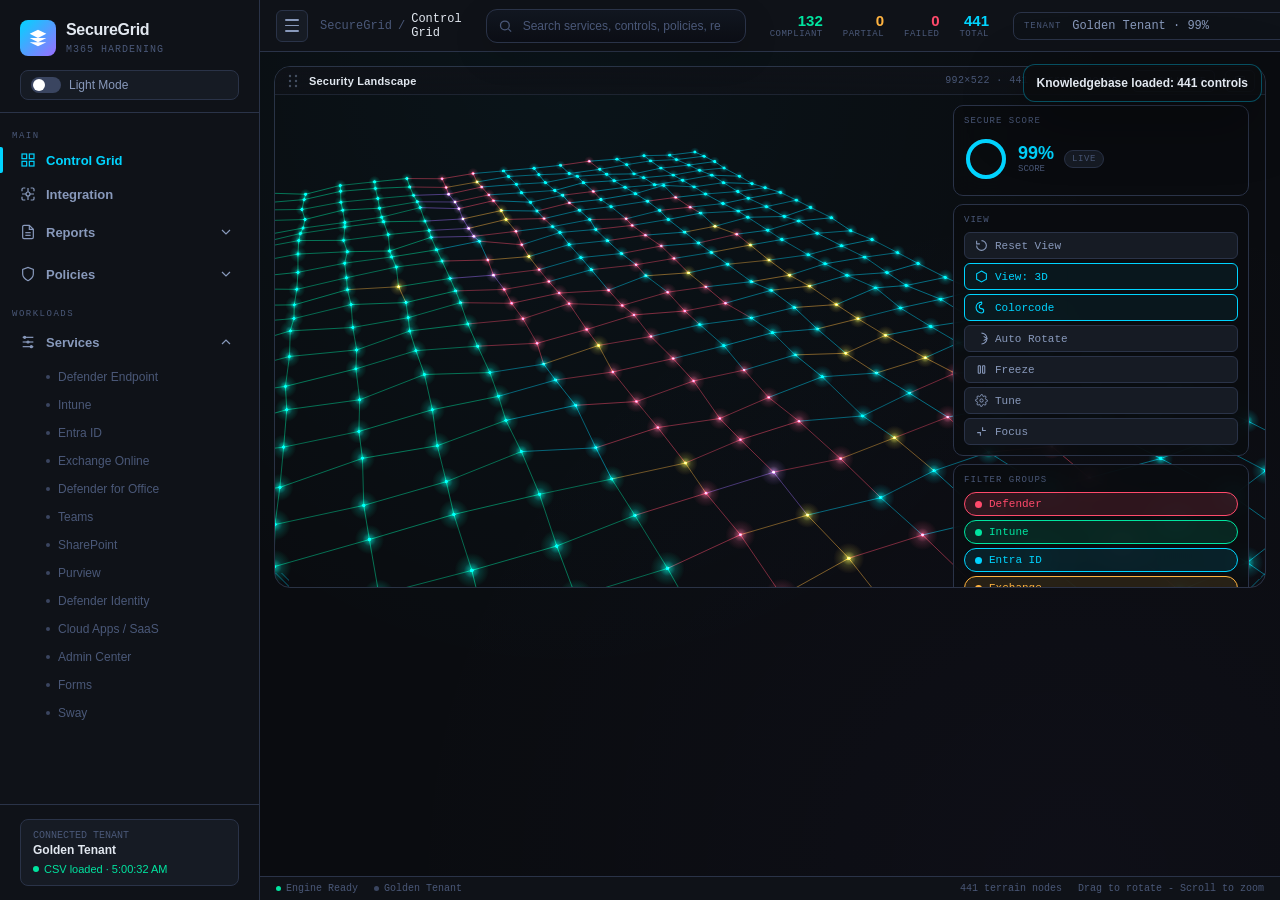
<file: test.html>
<!DOCTYPE html>
<html lang="en" data-theme="dark">
<head>
<meta charset="UTF-8"/>
<meta name="viewport" content="width=device-width, initial-scale=1.0"/>
<title>SecureGrid — M365 Hardening Console</title>
<script>
/* SecureGrid local Three-compatible canvas renderer.
   Implements the subset used by the prototype. No CDN required. */
(function(global){
  let uuidCounter = 1;
  const AdditiveBlending = 'lighter';
  const NoToneMapping = 0;
  const sRGBEncoding = 3001;

  function colorToCss(color, alpha=1, exposure=1){
    if (typeof color === 'string') {
      const hex = color.trim();
      if (/^#[0-9a-f]{6}$/i.test(hex)) {
        const n = parseInt(hex.slice(1), 16);
        const gain = Math.max(0, exposure || 1);
        const r = Math.max(0, Math.min(255, Math.round(((n >> 16) & 255) * gain)));
        const g = Math.max(0, Math.min(255, Math.round(((n >> 8) & 255) * gain)));
        const b = Math.max(0, Math.min(255, Math.round((n & 255) * gain)));
        return alpha >= 1 ? `rgb(${r},${g},${b})` : `rgba(${r},${g},${b},${alpha})`;
      }
      return color;
    }
    const n = Number(color || 0xffffff);
    const gain = Math.max(0, exposure || 1);
    const r = Math.max(0, Math.min(255, Math.round(((n >> 16) & 255) * gain)));
    const g = Math.max(0, Math.min(255, Math.round(((n >> 8) & 255) * gain)));
    const b = Math.max(0, Math.min(255, Math.round((n & 255) * gain)));
    return alpha >= 1 ? `rgb(${r},${g},${b})` : `rgba(${r},${g},${b},${alpha})`;
  }

  class Vector3 {
    constructor(x=0,y=0,z=0){ this.x=x; this.y=y; this.z=z; }
    set(x,y,z){ this.x=x; this.y=y; this.z=z; return this; }
    clone(){ return new Vector3(this.x,this.y,this.z); }
    copy(v){ this.x=v.x; this.y=v.y; this.z=v.z; return this; }
    project(camera){
      const p = camera._projectPoint(this);
      this.x = p.x; this.y = p.y; this.z = p.z;
      return this;
    }
  }
  class Vector2 { constructor(x=0,y=0){ this.x=x; this.y=y; } set(x,y){ this.x=x; this.y=y; return this; } }
  class Scale3 extends Vector3 { setScalar(s){ this.x=s; this.y=s; this.z=s; return this; } }

  class Object3D {
    constructor(){
      this.uuid = `sg-${uuidCounter++}`;
      this.position = new Vector3();
      this.scale = new Scale3(1,1,1);
      this.children = [];
      this.parent = null;
      this.userData = {};
      this.visible = true;
    }
    add(obj){ if (!obj) return; obj.parent=this; this.children.push(obj); }
    remove(obj){ this.children = this.children.filter(c => c !== obj); if (obj) obj.parent=null; }
  }

  class Scene extends Object3D { constructor(){ super(); this.fog=null; } }
  class AmbientLight extends Object3D { constructor(color=0xffffff,intensity=1){ super(); this.color=color; this.intensity=intensity; } }
  class DirectionalLight extends Object3D { constructor(color=0xffffff,intensity=1){ super(); this.color=color; this.intensity=intensity; } }
  class SphereGeometry { constructor(radius=1, w=8, h=8){ this.radius=radius; } }
  class MeshBasicMaterial { constructor(opts={}){ Object.assign(this, opts); this.opacity = opts.opacity ?? 1; this.color = opts.color ?? 0xffffff; } }
  class LineBasicMaterial extends MeshBasicMaterial {}
  class SpriteMaterial extends MeshBasicMaterial {}
  class CanvasTexture { constructor(canvas){ this.image=canvas; } }

  class Mesh extends Object3D { constructor(geometry, material){ super(); this.geometry=geometry; this.material=material; } }
  class Sprite extends Object3D { constructor(material){ super(); this.material=material; } }
  class Line extends Object3D { constructor(geometry, material){ super(); this.geometry=geometry; this.material=material; } }
  class BufferAttribute { constructor(array, itemSize){ this.array=array; this.itemSize=itemSize; this.needsUpdate=false; } }
  class BufferGeometry {
    constructor(){ this.attributes={}; }
    setAttribute(name, attr){ this.attributes[name]=attr; return this; }
  }
  class Raycaster { setFromCamera(){} intersectObjects(){ return []; } }

  class PerspectiveCamera extends Object3D {
    constructor(fov=50, aspect=1, near=0.1, far=2000){
      super(); this.fov=fov; this.aspect=aspect; this.near=near; this.far=far;
      this._target = new Vector3(0,0,0);
      this.projectionMatrix = { elements: new Float32Array(16) };
      this.updateProjectionMatrix();
    }
    updateProjectionMatrix(){
      this.projectionMatrix.elements.fill(0);
      this.projectionMatrix.elements[8] = 0;
      this.projectionMatrix.elements[9] = 0;
    }
    lookAt(x,y,z){
      if (x instanceof Vector3) this._target.copy(x);
      else this._target.set(x||0,y||0,z||0);
    }
    _basis(){
      const pos=this.position, target=this._target;
      let fx=target.x-pos.x, fy=target.y-pos.y, fz=target.z-pos.z;
      let fl=Math.hypot(fx,fy,fz)||1; fx/=fl; fy/=fl; fz/=fl;
      let upx=0, upy=1, upz=0;
      let rx = fy*upz - fz*upy, ry = fz*upx - fx*upz, rz = fx*upy - fy*upx;
      let rl=Math.hypot(rx,ry,rz)||1; rx/=rl; ry/=rl; rz/=rl;
      let ux = ry*fz - rz*fy, uy = rz*fx - rx*fz, uz = rx*fy - ry*fx;
      return {fx,fy,fz,rx,ry,rz,ux,uy,uz};
    }
    _projectPoint(v){
      const b=this._basis();
      const dx=v.x-this.position.x, dy=v.y-this.position.y, dz=v.z-this.position.z;
      const cx=dx*b.rx+dy*b.ry+dz*b.rz;
      const cy=dx*b.ux+dy*b.uy+dz*b.uz;
      const cz=dx*b.fx+dy*b.fy+dz*b.fz;
      if (cz <= 0.001) return {x:9999,y:9999,z:2,depth:cz};
      const f=1/Math.tan((this.fov*Math.PI/180)/2);
      const ndcX=(cx*f/(this.aspect*cz)) - (this.projectionMatrix.elements[8]||0);
      const ndcY=(cy*f/cz) + (this.projectionMatrix.elements[9]||0);
      const ndcZ=(cz-this.near)/(this.far-this.near);
      return {x:ndcX,y:ndcY,z:ndcZ,depth:cz};
    }
  }

  class WebGLRenderer {
    constructor(opts={}){
      this.domElement=opts.canvas;
      this.canvas=opts.canvas;
      this.ctx=this.canvas.getContext('2d');
      this.pixelRatio=1;
      this.toneMappingExposure=1;
      this.clearAlpha=0;
      this._activeExposure=1;
    }
    setPixelRatio(r){ this.pixelRatio=r||1; }
    setClearColor(color, alpha=0){ this.clearColor=color; this.clearAlpha=alpha; }
    setSize(w,h){
      this.width=w; this.height=h;
      const pr=this.pixelRatio||1;
      this.canvas.width=Math.max(1, Math.floor(w*pr));
      this.canvas.height=Math.max(1, Math.floor(h*pr));
      this.canvas.style.width=w+'px'; this.canvas.style.height=h+'px';
      this.ctx.setTransform(pr,0,0,pr,0,0);
    }
    _toScreen(p){ return { x:(p.x*0.5+0.5)*this.width, y:(-p.y*0.5+0.5)*this.height, z:p.z, depth:p.depth }; }
    render(scene,camera){
      const ctx=this.ctx, w=this.width||this.canvas.clientWidth, h=this.height||this.canvas.clientHeight;
      ctx.clearRect(0,0,w,h);
      const items=[];
      const traverse=(obj)=>{ if (!obj || obj.visible===false) return; items.push(obj); (obj.children||[]).forEach(traverse); };
      (scene.children||[]).forEach(traverse);
      const ambient = items
        .filter(o => o instanceof AmbientLight)
        .reduce((sum, light) => sum + (light.intensity || 0), 0);
      const directional = items
        .filter(o => o instanceof DirectionalLight)
        .reduce((sum, light) => sum + (light.intensity || 0), 0);
      this._activeExposure = Math.max(0.12, Math.min(4, (this.toneMappingExposure || 1) * (0.72 + ambient * 0.28 + directional * 0.08)));

      ctx.save(); ctx.globalCompositeOperation='lighter';
      // Lines first.
      for (const obj of items) if (obj instanceof Line) this._drawLine(ctx,obj,camera);
      // Glows behind nodes.
      for (const obj of items) if (obj instanceof Mesh) this._drawMeshGlow(ctx,obj,camera);
      // Nodes.
      const meshes = items.filter(o => o instanceof Mesh).map(o => ({o, p: camera._projectPoint(o.position)})).filter(x => x.p.z>=0 && x.p.z<=1).sort((a,b)=>b.p.depth-a.p.depth);
      for (const {o} of meshes) this._drawMesh(ctx,o,camera);
      ctx.restore();
    }
    _drawLine(ctx,line,camera){
      const attr=line.geometry?.attributes?.position; if (!attr) return;
      const arr=attr.array; if (!arr || arr.length<6) return;
      const p1=camera._projectPoint(new Vector3(arr[0],arr[1],arr[2]));
      const p2=camera._projectPoint(new Vector3(arr[3],arr[4],arr[5]));
      if (p1.z<0 || p1.z>1 || p2.z<0 || p2.z>1) return;
      const s1=this._toScreen(p1), s2=this._toScreen(p2);
      ctx.globalAlpha=Math.max(0, Math.min(1, line.material?.opacity ?? 0.3));
      ctx.strokeStyle=colorToCss(line.material?.color ?? 0xffffff, 1, this._activeExposure * 0.82);
      ctx.lineWidth=1;
      ctx.beginPath(); ctx.moveTo(s1.x,s1.y); ctx.lineTo(s2.x,s2.y); ctx.stroke();
      ctx.globalAlpha=1;
    }
    _drawMeshGlow(ctx,mesh,camera){
      const p=camera._projectPoint(mesh.position); if (p.z<0 || p.z>1) return;
      const s=this._toScreen(p);
      const glow=(mesh.children||[]).find(ch=>ch.userData && (ch.userData.isGlow || ch.userData.kind === 'node-glow'));
      if (!glow) return;
      const base = Math.max(2, (glow.scale?.x || 3) * (450 / Math.max(50, p.depth)) * (mesh.scale?.x || 1));
      const opacity=Math.max(0, Math.min(1, glow.material?.opacity ?? 0.3));
      const color=glow.material?.color ?? mesh.material?.color ?? 0xffffff;
      const grad=ctx.createRadialGradient(s.x,s.y,0,s.x,s.y,base);
      const glowExposure = this._activeExposure * 1.15;
      grad.addColorStop(0,colorToCss(color, Math.min(1, opacity * Math.sqrt(this._activeExposure)), glowExposure));
      grad.addColorStop(0.45,colorToCss(color, opacity*0.28, glowExposure));
      grad.addColorStop(1,colorToCss(color,0));
      ctx.fillStyle=grad; ctx.beginPath(); ctx.arc(s.x,s.y,base,0,Math.PI*2); ctx.fill();
    }
    _drawMesh(ctx,mesh,camera){
      const p=camera._projectPoint(mesh.position); if (p.z<0 || p.z>1) return;
      const s=this._toScreen(p);
      const radius=(mesh.geometry?.radius || 0.5) * (mesh.scale?.x || 1) * (520 / Math.max(60,p.depth));
      ctx.globalAlpha=Math.max(0, Math.min(1, mesh.material?.opacity ?? 1));
      ctx.fillStyle=colorToCss(mesh.material?.color ?? 0xffffff, 1, this._activeExposure);
      ctx.beginPath(); ctx.arc(s.x,s.y,Math.max(1.2,radius),0,Math.PI*2); ctx.fill();
      ctx.globalAlpha=1;
    }
  }

  global.THREE={
    AdditiveBlending, NoToneMapping, sRGBEncoding,
    Vector2, Vector3, Scene, PerspectiveCamera, WebGLRenderer, Raycaster,
    AmbientLight, DirectionalLight, SphereGeometry, MeshBasicMaterial, LineBasicMaterial,
    SpriteMaterial, CanvasTexture, Mesh, Sprite, Line, BufferGeometry, BufferAttribute
  };
})(window);

</script>
<style>

/* ═══════════════════════════════════════════════
   DESIGN TOKENS
═══════════════════════════════════════════════ */
:root {
  --bg:           #0a0c10;
  --bg2:          #0f1218;
  --bg3:          #161b24;
  --surface:      #1a2030;
  --surface2:     #212840;
  --border:       #2a3348;
  --border2:      #3a4560;
  --text:         #e2e8f0;
  --text2:        #8899bb;
  --text3:        #4a5878;
  --accent:       #00d4ff;
  --accent2:      #0088cc;
  --green:        #00e5a0;
  --amber:        #ffb340;
  --red:          #ff4a6b;
  --purple:       #9b6dff;
  --sidebar-w:    260px;
  --sidebar-collapsed: 0px;
  --hdr:          52px;
  --radius:       8px;
  --font-ui:      'Segoe UI', Tahoma, Arial, sans-serif;
  --font-mono:    Consolas, 'Courier New', monospace;
  --trans:        all 0.28s cubic-bezier(0.4,0,0.2,1);
}
[data-theme="light"] {
  --bg:           #f0f4fa;
  --bg2:          #e8eef8;
  --bg3:          #dde5f2;
  --surface:      #ffffff;
  --surface2:     #eef2fb;
  --border:       #c8d4e8;
  --border2:      #aabcd8;
  --text:         #1a2040;
  --text2:        #4a5878;
  --text3:        #8899bb;
  --accent:       #0077cc;
  --accent2:      #0055aa;
  --green:        #00a870;
  --amber:        #cc8800;
  --red:          #dd2244;
  --purple:       #6644cc;
}

/* ═══════════════════════════════════════════════
   RESET & BASE
═══════════════════════════════════════════════ */
*, *::before, *::after { box-sizing: border-box; margin: 0; padding: 0; }
html, body { width: 100%; height: 100%; overflow: hidden; }
body {
  background: var(--bg);
  color: var(--text);
  font-family: var(--font-ui);
  font-size: 14px;
  display: flex;
  transition: background 0.3s, color 0.3s;
}
button { cursor: pointer; border: none; outline: none; font-family: inherit; }
a { text-decoration: none; color: inherit; }
ul { list-style: none; }

/* ═══════════════════════════════════════════════
   SCROLLBAR
═══════════════════════════════════════════════ */
::-webkit-scrollbar { width: 4px; }
::-webkit-scrollbar-track { background: transparent; }
::-webkit-scrollbar-thumb { background: var(--border2); border-radius: 2px; }

/* ═══════════════════════════════════════════════
   SIDEBAR
═══════════════════════════════════════════════ */
#sidebar {
  width: var(--sidebar-w);
  min-width: var(--sidebar-w);
  height: 100vh;
  background: var(--bg2);
  border-right: 1px solid var(--border);
  display: flex;
  flex-direction: column;
  transition: var(--trans);
  overflow: hidden;
  position: relative;
  z-index: 100;
}
#sidebar.collapsed {
  min-width: 0;
  width: 0;
}

.sidebar-logo {
  padding: 20px 20px 12px;
  border-bottom: 1px solid var(--border);
  flex-shrink: 0;
}
.sidebar-logo .logo-mark {
  display: flex;
  align-items: center;
  gap: 10px;
  margin-bottom: 14px;
}
.logo-icon {
  width: 36px;
  height: 36px;
  background: linear-gradient(135deg, var(--accent), var(--purple));
  border-radius: 8px;
  display: flex;
  align-items: center;
  justify-content: center;
  flex-shrink: 0;
}
.logo-icon svg { width: 20px; height: 20px; fill: #fff; }
.logo-text { white-space: nowrap; }
.logo-text strong { font-size: 16px; font-weight: 800; letter-spacing: -0.3px; display: block; }
.logo-text span { font-size: 10px; color: var(--text3); font-family: var(--font-mono); letter-spacing: 1px; text-transform: uppercase; }

/* Theme toggle */
.theme-toggle {
  display: flex;
  align-items: center;
  gap: 8px;
  padding: 6px 10px;
  background: var(--bg3);
  border-radius: var(--radius);
  border: 1px solid var(--border);
  cursor: pointer;
  white-space: nowrap;
  width: 100%;
  color: var(--text2);
  font-size: 12px;
  transition: var(--trans);
}
.theme-toggle:hover { border-color: var(--accent); color: var(--text); }
.toggle-track {
  width: 30px;
  height: 16px;
  background: var(--border2);
  border-radius: 10px;
  position: relative;
  transition: var(--trans);
  flex-shrink: 0;
}
[data-theme="light"] .toggle-track { background: var(--accent); }
.toggle-thumb {
  width: 12px;
  height: 12px;
  background: #fff;
  border-radius: 50%;
  position: absolute;
  top: 2px;
  left: 2px;
  transition: var(--trans);
}
[data-theme="light"] .toggle-thumb { transform: translateX(14px); }

/* Nav */
.sidebar-nav {
  flex: 1;
  overflow-y: auto;
  padding: 12px 0;
}
.nav-section {
  padding: 6px 12px 2px;
  font-size: 9px;
  font-family: var(--font-mono);
  color: var(--text3);
  letter-spacing: 1.5px;
  text-transform: uppercase;
  white-space: nowrap;
}
.nav-item {
  position: relative;
}
.nav-link {
  display: flex;
  align-items: center;
  gap: 10px;
  padding: 9px 20px;
  color: var(--text2);
  font-size: 13px;
  font-weight: 600;
  transition: var(--trans);
  cursor: pointer;
  white-space: nowrap;
  user-select: none;
}
.nav-link:hover { color: var(--text); background: var(--surface); }
.nav-link.active { color: var(--accent); }
.nav-link.active::before {
  content: '';
  position: absolute;
  left: 0;
  top: 4px;
  bottom: 4px;
  width: 3px;
  background: var(--accent);
  border-radius: 0 2px 2px 0;
}
.nav-link svg { width: 16px; height: 16px; flex-shrink: 0; stroke: currentColor; fill: none; stroke-width: 1.8; }
.nav-chevron {
  margin-left: auto;
  width: 14px;
  height: 14px;
  transition: transform 0.2s;
  stroke: currentColor;
  fill: none;
  stroke-width: 2;
  flex-shrink: 0;
}
.nav-item.open .nav-chevron { transform: rotate(180deg); }

.nav-dropdown {
  max-height: 0;
  overflow: hidden;
  transition: max-height 0.28s ease;
}
.nav-item.open .nav-dropdown { max-height: 420px; }
.nav-dropdown a {
  display: flex;
  align-items: center;
  gap: 8px;
  padding: 7px 20px 7px 46px;
  font-size: 12px;
  color: var(--text3);
  transition: var(--trans);
}
.nav-dropdown a:hover { color: var(--text); background: var(--surface); }
.nav-dot { width: 4px; height: 4px; border-radius: 50%; background: var(--border2); flex-shrink: 0; }
.nav-drop-btn {
  margin-left: auto;
  width: 26px;
  height: 24px;
  border: 1px solid transparent;
  border-radius: 7px;
  background: transparent;
  color: inherit;
  display: inline-flex;
  align-items: center;
  justify-content: center;
  transition: var(--trans);
}
.nav-drop-btn:hover {
  border-color: var(--border2);
  background: rgba(255,255,255,0.035);
  color: var(--accent);
}
.nav-drop-btn .nav-chevron { margin: 0; }

/* Sidebar footer */
.sidebar-footer {
  padding: 14px 20px;
  border-top: 1px solid var(--border);
  flex-shrink: 0;
}
.tenant-card {
  background: var(--bg3);
  border: 1px solid var(--border);
  border-radius: var(--radius);
  padding: 10px 12px;
  white-space: nowrap;
}
.tenant-card .label { font-size: 10px; color: var(--text3); font-family: var(--font-mono); }
.tenant-card .value { font-size: 12px; color: var(--text); font-weight: 600; margin-top: 2px; }
.tenant-card .status { display: flex; align-items: center; gap: 5px; margin-top: 6px; font-size: 11px; color: var(--green); }
.status-dot { width: 6px; height: 6px; border-radius: 50%; background: var(--green); flex-shrink: 0; animation: pulse 2s infinite; }
@keyframes pulse { 0%,100% { opacity: 1; } 50% { opacity: 0.4; } }

/* ═══════════════════════════════════════════════
   MAIN AREA
═══════════════════════════════════════════════ */
#main {
  flex: 1;
  display: flex;
  flex-direction: column;
  overflow: hidden;
  min-width: 0;
}

/* Header */
#topbar {
  height: var(--hdr);
  background: var(--bg2);
  border-bottom: 1px solid var(--border);
  display: flex;
  align-items: center;
  padding: 0 16px;
  gap: 12px;
  flex-shrink: 0;
  z-index: 50;
}
#sidebar-toggle {
  width: 32px;
  height: 32px;
  background: var(--bg3);
  border: 1px solid var(--border);
  border-radius: 6px;
  display: flex;
  align-items: center;
  justify-content: center;
  flex-direction: column;
  gap: 4px;
  flex-shrink: 0;
  transition: var(--trans);
}
#sidebar-toggle:hover { border-color: var(--accent); }
#sidebar-toggle span {
  width: 14px;
  height: 1.5px;
  background: var(--text2);
  border-radius: 1px;
  transition: var(--trans);
  display: block;
}
.breadcrumb {
  display: flex;
  align-items: center;
  gap: 6px;
  font-size: 12px;
  color: var(--text3);
  font-family: var(--font-mono);
}
.breadcrumb strong { color: var(--text); font-weight: 400; }
.breadcrumb span { color: var(--text3); }

.topbar-spacer { flex: 1; }
.topbar-search {
  position: relative;
  flex: 0 1 520px;
  max-width: 520px;
  min-width: 260px;
}
.topbar-search svg {
  position: absolute;
  left: 12px;
  top: 50%;
  width: 15px;
  height: 15px;
  transform: translateY(-50%);
  stroke: var(--text3);
  fill: none;
  stroke-width: 2;
  pointer-events: none;
}
#global-search {
  width: 100%;
  height: 34px;
  padding: 0 12px 0 36px;
  border-radius: 11px;
  border: 1px solid var(--border);
  background: linear-gradient(180deg, rgba(18,23,34,0.84), rgba(10,13,20,0.78));
  color: var(--text);
  font-size: 12px;
  font-family: var(--font-ui);
  outline: none;
  transition: var(--trans);
  box-shadow: 0 12px 34px rgba(0,0,0,0.16);
}
#global-search:focus {
  border-color: rgba(0,212,255,0.58);
  box-shadow: 0 0 0 3px rgba(0,212,255,0.08), 0 18px 40px rgba(0,0,0,0.22);
}
#global-search::placeholder { color: var(--text3); }

.topbar-stats {
  display: flex;
  align-items: center;
  gap: 20px;
}
.tstat {
  display: flex;
  flex-direction: column;
  align-items: flex-end;
  gap: 1px;
}
.tstat .val { font-size: 15px; font-weight: 800; line-height: 1; }
.tstat .lbl { font-size: 9px; color: var(--text3); font-family: var(--font-mono); letter-spacing: 0.5px; text-transform: uppercase; }
.tstat.green .val { color: var(--green); }
.tstat.amber .val { color: var(--amber); }
.tstat.red .val { color: var(--red); }
.tstat.accent .val { color: var(--accent); }

.topbar-divider { width: 1px; height: 28px; background: var(--border); }

#connect-btn {
  display: flex;
  align-items: center;
  gap: 7px;
  padding: 7px 14px;
  background: linear-gradient(135deg, var(--accent), var(--purple));
  color: #fff;
  font-size: 12px;
  font-weight: 700;
  border-radius: 6px;
  letter-spacing: 0.3px;
  transition: var(--trans);
  white-space: nowrap;
}
#connect-btn:hover { opacity: 0.88; transform: translateY(-1px); }
#connect-btn svg { width: 14px; height: 14px; fill: none; stroke: #fff; stroke-width: 2; }

/* ═══════════════════════════════════════════════
   CANVAS AREA
═══════════════════════════════════════════════ */
#canvas-wrapper {
  position: relative;
  flex: 0 0 auto;
  width: 100%;
  height: 65vh;
  max-height: 65vh;
  min-height: 360px;
  margin-top: 0;
  margin-bottom: 0;
  overflow: hidden;
  border-bottom: 1px solid rgba(42,51,72,0.55);
  transition: height 0.28s ease, max-height 0.28s ease, min-height 0.28s ease;
}
#canvas-wrapper.collapsed {
  height: 52px;
  max-height: 52px;
  min-height: 52px;
}
#three-canvas {
  display: block;
  width: 100%;
  height: 100%;
  transition: opacity 0.18s ease;
}
#canvas-wrapper.collapsed #three-canvas,
#canvas-wrapper.collapsed #node-tooltip,
#canvas-wrapper.collapsed #loading-overlay {
  opacity: 0;
  pointer-events: none;
}

/* ═══════════════════════════════════════════════
   VIEWPORT CONTROLS (top-right)
═══════════════════════════════════════════════ */
#viewport-controls {
  position: absolute;
  top: 10px;
  left: 50%;
  right: auto;
  width: min(1180px, calc(100% - 28px));
  transform: translateX(-50%);
  display: flex;
  flex-direction: row;
  align-items: flex-start;
  justify-content: center;
  flex-wrap: wrap;
  gap: 8px;
  z-index: 40;
}
#canvas-wrapper.collapsed #viewport-controls {
  left: 12px;
  right: 12px;
  top: 6px;
  width: auto;
  transform: none;
  justify-content: flex-start;
}
#canvas-wrapper.collapsed .vp-panel:not(.view-panel) { display: none; }
#canvas-wrapper.collapsed .view-panel { padding: 6px; }
#canvas-wrapper.collapsed .view-panel .vp-label { display: none; }
#canvas-wrapper.collapsed .view-panel .vp-btn:not(#btn-collapse-canvas) { display: none; }

.vp-panel {
  background: rgba(10,12,16,0.85);
  border: 1px solid var(--border);
  border-radius: 10px;
  padding: 10px;
  backdrop-filter: blur(12px);
  -webkit-backdrop-filter: blur(12px);
}
[data-theme="light"] .vp-panel {
  background: rgba(240,244,250,0.88);
}
.view-panel .vp-btn-group { flex-direction: row; flex-wrap: wrap; }
.vp-tune-panel { min-width: 360px; }
.vp-panel-title-row {
  display: flex;
  align-items: center;
  justify-content: space-between;
  gap: 10px;
  margin-bottom: 7px;
}
.vp-panel-title-row .vp-label { margin-bottom: 0; }
.tune-reset {
  padding: 3px 7px;
  border-radius: 5px;
  border: 1px solid var(--border);
  background: var(--bg3);
  color: var(--text3);
  font-size: 9px;
  font-family: var(--font-mono);
  transition: var(--trans);
}
.tune-reset:hover { border-color: var(--accent); color: var(--accent); }
.tune-grid {
  display: grid;
  grid-template-columns: repeat(2, minmax(150px, 1fr));
  gap: 7px 12px;
}
.tune-row {
  display: grid;
  grid-template-columns: 42px minmax(70px, 1fr) 42px;
  align-items: center;
  gap: 7px;
}
.tune-row label,
.tune-value {
  font-size: 10px;
  color: var(--text3);
  font-family: var(--font-mono);
  white-space: nowrap;
}
.tune-value { text-align: right; color: var(--text2); }
.tune-row input[type="range"] {
  width: 100%;
  accent-color: var(--accent);
}
#viewport-controls .filter-pills {
  flex-direction: row;
  flex-wrap: wrap;
  max-width: 430px;
}

.vp-label {
  font-size: 9px;
  color: var(--text3);
  font-family: var(--font-mono);
  letter-spacing: 1px;
  text-transform: uppercase;
  margin-bottom: 7px;
}

.vp-btn-group {
  display: flex;
  flex-direction: column;
  gap: 4px;
}
.vp-btn {
  display: flex;
  align-items: center;
  gap: 7px;
  padding: 6px 10px;
  background: var(--bg3);
  border: 1px solid var(--border);
  border-radius: 6px;
  color: var(--text2);
  font-size: 11px;
  font-family: var(--font-mono);
  transition: var(--trans);
  white-space: nowrap;
  cursor: pointer;
}
.vp-btn:hover { border-color: var(--accent); color: var(--accent); }
.vp-btn.active { border-color: var(--accent); color: var(--accent); background: rgba(0,212,255,0.06); }
.vp-btn svg { width: 13px; height: 13px; stroke: currentColor; fill: none; stroke-width: 2; flex-shrink: 0; }

/* Filter pills */
.filter-pills {
  display: flex;
  flex-direction: column;
  gap: 4px;
}
.pill {
  display: flex;
  align-items: center;
  gap: 7px;
  padding: 5px 10px;
  border-radius: 20px;
  font-size: 11px;
  font-family: var(--font-mono);
  border: 1px solid transparent;
  cursor: pointer;
  transition: var(--trans);
  background: var(--bg3);
  color: var(--text2);
  white-space: nowrap;
}
.pill:hover { border-color: var(--border2); color: var(--text); }
.pill.active { color: #fff; }
.pill-dot { width: 7px; height: 7px; border-radius: 50%; flex-shrink: 0; }
.pill[data-group="defender"].active  { background: rgba(255,74,107,0.15); border-color: var(--red); color: var(--red); }
.pill[data-group="intune"].active    { background: rgba(0,229,160,0.12); border-color: var(--green); color: var(--green); }
.pill[data-group="entra"].active     { background: rgba(0,212,255,0.10); border-color: var(--accent); color: var(--accent); }
.pill[data-group="exchange"].active  { background: rgba(255,179,64,0.12); border-color: var(--amber); color: var(--amber); }
.pill[data-group="teams"].active     { background: rgba(155,109,255,0.12); border-color: var(--purple); color: var(--purple); }
.pill[data-group="sharepoint"].active { background: rgba(0,136,204,0.12); border-color: var(--accent2); color: var(--accent2); }

/* Score indicator */
.score-ring-wrap {
  display: flex;
  align-items: center;
  gap: 10px;
  padding: 4px 0;
}
.score-ring-wrap svg { width: 44px; height: 44px; }
.score-info .score-val { font-size: 18px; font-weight: 800; color: var(--accent); line-height: 1; }
.score-info .score-lbl { font-size: 9px; color: var(--text3); font-family: var(--font-mono); margin-top: 2px; }
.score-panel {
  position: relative;
}
.score-mini-btn,
.score-freeze-badge {
  font-family: var(--font-mono);
  font-size: 9px;
  letter-spacing: 0.6px;
  text-transform: uppercase;
  border-radius: 999px;
  border: 1px solid var(--border);
  background: var(--bg3);
  color: var(--text3);
  white-space: nowrap;
}
.score-mini-btn {
  display: none;
  padding: 4px 8px;
}
.score-mini-btn:hover {
  border-color: var(--accent);
  color: var(--accent);
}
.score-freeze-badge {
  padding: 3px 7px;
}
#canvas-wrapper.frozen .score-freeze-badge {
  color: var(--amber);
  border-color: rgba(255,179,64,0.55);
  background: rgba(255,179,64,0.10);
}
#canvas-wrapper.controls-minimized #viewport-controls {
  top: 38px;
  right: 12px;
  width: auto;
  max-width: calc(100% - 24px);
  pointer-events: auto;
}
#canvas-wrapper.controls-minimized #viewport-controls .vp-panel:not(.score-panel) {
  display: none;
}
#canvas-wrapper.controls-minimized .score-panel {
  padding: 8px 10px;
}
#canvas-wrapper.controls-minimized .score-ring-wrap {
  gap: 8px;
}
#canvas-wrapper.controls-minimized .score-mini-btn {
  display: inline-flex;
  align-items: center;
}

/* ═══════════════════════════════════════════════
   LOADING OVERLAY
═══════════════════════════════════════════════ */
#loading-overlay {
  position: absolute;
  inset: 0;
  background: var(--bg);
  display: flex;
  flex-direction: column;
  align-items: center;
  justify-content: center;
  z-index: 200;
  transition: opacity 0.6s;
}
#loading-overlay.hidden { opacity: 0; pointer-events: none; }
.loading-logo {
  font-size: 26px;
  font-weight: 800;
  letter-spacing: -0.5px;
  margin-bottom: 32px;
  display: flex;
  align-items: center;
  gap: 10px;
}
.loading-logo span { color: var(--accent); }
.loading-bar-track {
  width: 280px;
  height: 2px;
  background: var(--border);
  border-radius: 2px;
  overflow: hidden;
  margin-bottom: 12px;
}
.loading-bar-fill {
  height: 100%;
  background: linear-gradient(90deg, var(--accent), var(--purple));
  border-radius: 2px;
  width: 0%;
  transition: width 0.4s ease;
}
.loading-msg {
  font-size: 11px;
  font-family: var(--font-mono);
  color: var(--text3);
}

/* ═══════════════════════════════════════════════
   NODE TOOLTIP
═══════════════════════════════════════════════ */
#node-tooltip {
  position: absolute;
  pointer-events: none;
  z-index: 60;
  opacity: 0;
  transform: translateY(4px);
  transition: opacity 0.15s, transform 0.15s;
  max-width: 220px;
}
#node-tooltip.visible { opacity: 1; transform: translateY(0); }
.tooltip-inner {
  background: var(--surface);
  border: 1px solid var(--border2);
  border-radius: 8px;
  padding: 10px 12px;
  box-shadow: 0 8px 32px rgba(0,0,0,0.4);
}
.tooltip-group { font-size: 9px; color: var(--text3); font-family: var(--font-mono); letter-spacing: 1px; text-transform: uppercase; }
.tooltip-name { font-size: 13px; font-weight: 700; margin: 3px 0 6px; line-height: 1.3; }
.tooltip-score {
  display: flex;
  align-items: center;
  gap: 6px;
  font-family: var(--font-mono);
  font-size: 11px;
}
.tooltip-bar {
  flex: 1;
  height: 4px;
  background: var(--border);
  border-radius: 2px;
  overflow: hidden;
}
.tooltip-bar-fill { height: 100%; border-radius: 2px; }

/* ═══════════════════════════════════════════════
   CONTROL MODAL
═══════════════════════════════════════════════ */
#modal-overlay {
  position: fixed;
  inset: 0;
  background: rgba(0,0,0,0.55);
  backdrop-filter: blur(4px);
  z-index: 300;
  display: flex;
  align-items: center;
  justify-content: center;
  opacity: 0;
  pointer-events: none;
  transition: opacity 0.2s;
}
#modal-overlay.open { opacity: 1; pointer-events: all; }
#control-modal {
  background: var(--bg2);
  border: 1px solid var(--border);
  border-radius: 14px;
  width: min(640px, calc(100vw - 32px));
  max-height: calc(100vh - 60px);
  overflow-y: auto;
  transform: scale(0.95) translateY(12px);
  transition: transform 0.22s cubic-bezier(0.4,0,0.2,1);
  box-shadow: 0 24px 80px rgba(0,0,0,0.5);
}
#modal-overlay.open #control-modal { transform: scale(1) translateY(0); }

.modal-header {
  padding: 20px 24px 16px;
  border-bottom: 1px solid var(--border);
  display: flex;
  align-items: flex-start;
  gap: 12px;
}
.modal-group-badge {
  padding: 3px 10px;
  border-radius: 20px;
  font-size: 10px;
  font-family: var(--font-mono);
  font-weight: 700;
  letter-spacing: 0.5px;
  text-transform: uppercase;
  flex-shrink: 0;
  margin-top: 4px;
}
.modal-title-block { flex: 1; }
.modal-control-id { font-size: 10px; color: var(--text3); font-family: var(--font-mono); }
.modal-title { font-size: 18px; font-weight: 800; margin: 4px 0 6px; line-height: 1.3; }
.modal-desc { font-size: 13px; color: var(--text2); line-height: 1.6; }
.modal-close {
  width: 28px;
  height: 28px;
  background: var(--bg3);
  border: 1px solid var(--border);
  border-radius: 6px;
  display: flex;
  align-items: center;
  justify-content: center;
  flex-shrink: 0;
  font-size: 16px;
  color: var(--text3);
  cursor: pointer;
  transition: var(--trans);
}
.modal-close:hover { border-color: var(--red); color: var(--red); }

.modal-body { padding: 20px 24px; }

.modal-score-bar {
  display: flex;
  align-items: center;
  gap: 10px;
  margin-bottom: 20px;
}
.msb-track {
  flex: 1;
  height: 8px;
  background: var(--border);
  border-radius: 4px;
  overflow: hidden;
}
.msb-fill {
  height: 100%;
  border-radius: 4px;
  transition: width 0.6s cubic-bezier(0.4,0,0.2,1);
}
.msb-val { font-size: 13px; font-weight: 800; font-family: var(--font-mono); width: 36px; text-align: right; }
.msb-lbl { font-size: 11px; color: var(--text3); font-family: var(--font-mono); }

.modal-section-title {
  font-size: 10px;
  color: var(--text3);
  font-family: var(--font-mono);
  letter-spacing: 1.5px;
  text-transform: uppercase;
  margin-bottom: 10px;
}

.modal-controls-grid {
  display: flex;
  flex-direction: column;
  gap: 8px;
  margin-bottom: 20px;
}
.control-row {
  display: flex;
  align-items: center;
  gap: 12px;
  padding: 12px 14px;
  background: var(--surface);
  border: 1px solid var(--border);
  border-radius: var(--radius);
  transition: var(--trans);
}
.control-row:hover { border-color: var(--border2); }
.control-info { flex: 1 }
.control-name { font-size: 13px; font-weight: 600; }
.control-sub { font-size: 11px; color: var(--text3); margin-top: 2px; font-family: var(--font-mono); }

/* Toggle switch */
.toggle-wrap {
  display: flex;
  flex-direction: column;
  align-items: flex-end;
  gap: 4px;
  flex-shrink: 0;
}
.toggle-label { font-size: 9px; font-family: var(--font-mono); color: var(--text3); letter-spacing: 0.5px; }
.sw-toggle {
  width: 36px;
  height: 20px;
  background: var(--border);
  border-radius: 10px;
  position: relative;
  cursor: pointer;
  transition: background 0.2s;
}
.sw-toggle.on { background: var(--green); }
.sw-toggle.report { background: var(--amber); }
.sw-thumb {
  width: 16px;
  height: 16px;
  background: #fff;
  border-radius: 50%;
  position: absolute;
  top: 2px;
  left: 2px;
  transition: transform 0.2s;
  box-shadow: 0 1px 4px rgba(0,0,0,0.3);
}
.sw-toggle.on .sw-thumb, .sw-toggle.report .sw-thumb { transform: translateX(16px); }

.mode-btns {
  display: flex;
  gap: 4px;
  margin-top: 4px;
}
.mode-btn {
  padding: 3px 7px;
  border-radius: 4px;
  font-size: 9px;
  font-family: var(--font-mono);
  border: 1px solid var(--border);
  background: var(--bg3);
  color: var(--text3);
  cursor: pointer;
  transition: var(--trans);
}
.mode-btn.active-on { border-color: var(--green); color: var(--green); background: rgba(0,229,160,0.08); }
.mode-btn.active-report { border-color: var(--amber); color: var(--amber); background: rgba(255,179,64,0.08); }
.mode-btn.active-off { border-color: var(--red); color: var(--red); background: rgba(255,74,107,0.08); }

.modal-image-placeholder {
  background: var(--bg3);
  border: 1px dashed var(--border2);
  border-radius: var(--radius);
  height: 140px;
  display: flex;
  flex-direction: column;
  align-items: center;
  justify-content: center;
  gap: 8px;
  color: var(--text3);
  font-size: 12px;
  font-family: var(--font-mono);
}
.modal-image-placeholder svg { width: 28px; height: 28px; stroke: var(--text3); fill: none; stroke-width: 1.5; }

.modal-footer {
  padding: 14px 24px 20px;
  border-top: 1px solid var(--border);
  display: flex;
  gap: 8px;
  justify-content: flex-end;
}
.btn-secondary {
  padding: 8px 16px;
  background: var(--bg3);
  border: 1px solid var(--border);
  border-radius: 6px;
  color: var(--text2);
  font-size: 12px;
  font-weight: 600;
  cursor: pointer;
  transition: var(--trans);
}
.btn-secondary:hover { border-color: var(--border2); color: var(--text); }
.btn-primary {
  padding: 8px 18px;
  background: linear-gradient(135deg, var(--accent), var(--purple));
  border-radius: 6px;
  color: #fff;
  font-size: 12px;
  font-weight: 700;
  cursor: pointer;
  transition: var(--trans);
}
.btn-primary:hover { opacity: 0.88; }

/* ═══════════════════════════════════════════════
   CONNECT MODAL
═══════════════════════════════════════════════ */
#connect-modal-overlay {
  position: fixed;
  inset: 0;
  background: rgba(0,0,0,0.6);
  backdrop-filter: blur(6px);
  z-index: 400;
  display: flex;
  align-items: center;
  justify-content: center;
  opacity: 0;
  pointer-events: none;
  transition: opacity 0.2s;
}
#connect-modal-overlay.open { opacity: 1; pointer-events: all; }
#connect-modal {
  background: var(--bg2);
  border: 1px solid var(--border);
  border-radius: 16px;
  width: min(480px, calc(100vw - 32px));
  transform: scale(0.95) translateY(16px);
  transition: transform 0.22s cubic-bezier(0.4,0,0.2,1);
  box-shadow: 0 32px 80px rgba(0,0,0,0.5);
  overflow: hidden;
}
#connect-modal-overlay.open #connect-modal { transform: scale(1) translateY(0); }
.cm-header {
  padding: 24px 24px 0;
  text-align: center;
}
.cm-icon {
  width: 52px;
  height: 52px;
  background: linear-gradient(135deg, rgba(0,212,255,0.15), rgba(155,109,255,0.15));
  border: 1px solid var(--border);
  border-radius: 14px;
  display: flex;
  align-items: center;
  justify-content: center;
  margin: 0 auto 14px;
}
.cm-icon svg { width: 26px; height: 26px; fill: none; stroke: var(--accent); stroke-width: 1.8; }
.cm-title { font-size: 20px; font-weight: 800; }
.cm-sub { font-size: 13px; color: var(--text2); margin-top: 6px; line-height: 1.5; }
.cm-body { padding: 20px 24px; }
.field-group { margin-bottom: 14px; }
.field-label { font-size: 11px; color: var(--text3); font-family: var(--font-mono); margin-bottom: 5px; display: block; }
.field-input {
  width: 100%;
  padding: 10px 12px;
  background: var(--bg3);
  border: 1px solid var(--border);
  border-radius: 6px;
  color: var(--text);
  font-size: 13px;
  font-family: var(--font-ui);
  transition: var(--trans);
  outline: none;
}
.field-input:focus { border-color: var(--accent); }
.cm-footer { padding: 0 24px 24px; display: flex; flex-direction: column; gap: 8px; }
.btn-connect {
  width: 100%;
  padding: 12px;
  background: linear-gradient(135deg, #0072c6, #00b7c3);
  border-radius: 8px;
  color: #fff;
  font-size: 14px;
  font-weight: 700;
  cursor: pointer;
  transition: var(--trans);
  display: flex;
  align-items: center;
  justify-content: center;
  gap: 8px;
}
.btn-connect:hover { opacity: 0.9; transform: translateY(-1px); }
.btn-connect svg { width: 16px; height: 16px; fill: none; stroke: #fff; stroke-width: 2; }
.cm-note { font-size: 11px; color: var(--text3); text-align: center; font-family: var(--font-mono); }

/* ═══════════════════════════════════════════════
   STATUS BAR
═══════════════════════════════════════════════ */
#statusbar {
  height: 24px;
  background: var(--bg2);
  border-top: 1px solid var(--border);
  display: flex;
  align-items: center;
  padding: 0 16px;
  gap: 16px;
  flex-shrink: 0;
}
.sb-item {
  display: flex;
  align-items: center;
  gap: 5px;
  font-size: 10px;
  color: var(--text3);
  font-family: var(--font-mono);
  white-space: nowrap;
}
.sb-item .sb-dot { width: 5px; height: 5px; border-radius: 50%; flex-shrink: 0; }

/* ═══════════════════════════════════════════════
   RESPONSIVE
═══════════════════════════════════════════════ */
@media (max-width: 768px) {
  :root { --sidebar-w: 220px; }
  .topbar-stats { display: none; }
  #sidebar { position: absolute; z-index: 200; height: 100%; }
}

/* ═══════════════════════════════════════════════
   CANVAS CONTROL SIDE-MENU OVERRIDE
   Keep the viewport controls as a vertical side menu, pinned to
   the top of the landscape canvas instead of a horizontal toolbar.
═══════════════════════════════════════════════ */
#viewport-controls {
  position: absolute;
  top: 12px;
  right: 12px;
  left: auto;
  bottom: auto;
  transform: none;

  width: 300px;
  max-width: calc(100% - 24px);
  max-height: calc(100% - 24px);
  overflow-y: auto;

  display: flex;
  flex-direction: column;
  align-items: stretch;
  justify-content: flex-start;
  flex-wrap: nowrap;
  gap: 8px;

  z-index: 40;
}

#viewport-controls .vp-panel {
  width: 100%;
}

#viewport-controls .view-panel .vp-btn-group,
#viewport-controls .vp-btn-group {
  display: flex;
  flex-direction: column;
  flex-wrap: nowrap;
  gap: 4px;
}

#viewport-controls .filter-pills {
  display: flex;
  flex-direction: column;
  flex-wrap: nowrap;
  max-width: none;
  gap: 4px;
}

#viewport-controls .vp-tune-panel {
  min-width: 0;
}

#viewport-controls .tune-grid {
  display: grid;
  grid-template-columns: 1fr;
  gap: 8px;
}

#viewport-controls .tune-row {
  grid-template-columns: 52px minmax(80px, 1fr) 46px;
}

#viewport-controls input[type="range"] {
  width: 100%;
}

/* Collapsed overview: keep just the compact expand control at top-left. */
#canvas-wrapper.collapsed #viewport-controls {
  top: 6px;
  left: 12px;
  right: auto;
  width: auto;
  max-width: calc(100% - 24px);
  max-height: 40px;
  overflow: visible;
  transform: none;
  flex-direction: row;
}

#canvas-wrapper.collapsed .vp-panel:not(.view-panel) {
  display: none;
}

#canvas-wrapper.collapsed .view-panel {
  width: auto;
  padding: 6px;
}

#canvas-wrapper.collapsed .view-panel .vp-btn-group {
  flex-direction: row;
}

#canvas-wrapper.collapsed .view-panel .vp-label,
#canvas-wrapper.collapsed .view-panel .vp-btn:not(#btn-collapse-canvas) {
  display: none;
}


/* ═══════════════════════════════════════════════
   ADVANCED SIDE MENU + DRAWER
═══════════════════════════════════════════════ */
#canvas-wrapper {
  height: 65vh;
  max-height: 65vh;
}

.overview-toggle-btn {
  position: absolute;
  top: 12px;
  left: 12px;
  z-index: 70;
  height: 34px;
  background: rgba(10,12,16,0.90);
  border-color: var(--border2);
  backdrop-filter: blur(12px);
}

#canvas-wrapper.collapsed .overview-toggle-btn {
  top: 6px;
  left: 12px;
}

#viewport-controls {
  top: 12px;
  right: 12px;
  left: auto;
  transform: none;
  width: 300px;
  max-width: calc(100% - 24px);
  max-height: calc(100% - 24px);
  overflow: visible;
  flex-direction: column;
  align-items: stretch;
  justify-content: flex-start;
  flex-wrap: nowrap;
  gap: 8px;
}

#canvas-wrapper.collapsed #viewport-controls {
  display: none;
}

#viewport-controls .view-panel {
  margin-top: 44px;
}

#viewport-controls .view-panel .vp-btn-group,
#viewport-controls .vp-btn-group,
#viewport-controls .filter-pills {
  flex-direction: column;
  flex-wrap: nowrap;
}

.advanced-notch {
  position: absolute;
  left: -30px;
  top: 86px;
  width: 30px;
  height: 92px;
  border-radius: 10px 0 0 10px;
  border: 1px solid var(--border2);
  border-right: 0;
  background: rgba(10,12,16,0.92);
  color: var(--accent);
  font-family: var(--font-mono);
  font-size: 10px;
  letter-spacing: 1px;
  writing-mode: vertical-rl;
  text-orientation: mixed;
  z-index: 42;
  backdrop-filter: blur(12px);
  transition: var(--trans);
}

.advanced-notch:hover,
#viewport-controls.drawer-open .advanced-notch {
  color: #fff;
  border-color: var(--accent);
  background: rgba(0,212,255,0.18);
}

#advanced-drawer {
  position: absolute;
  top: 12px;
  right: 324px;
  width: min(430px, calc(100% - 356px));
  max-height: calc(100% - 24px);
  overflow-y: auto;
  z-index: 41;
  background: rgba(10,12,16,0.93);
  border: 1px solid var(--border2);
  border-radius: 12px;
  padding: 12px;
  box-shadow: 0 18px 70px rgba(0,0,0,0.46);
  backdrop-filter: blur(16px);
  transform: translateX(22px);
  opacity: 0;
  pointer-events: none;
  transition: opacity 0.22s ease, transform 0.22s ease;
}

#advanced-drawer.open {
  opacity: 1;
  transform: translateX(0);
  pointer-events: all;
}

#canvas-wrapper.collapsed #advanced-drawer {
  display: none;
}

.drawer-header {
  display: flex;
  align-items: flex-start;
  justify-content: space-between;
  gap: 12px;
  border-bottom: 1px solid var(--border);
  padding-bottom: 10px;
  margin-bottom: 10px;
}

.drawer-kicker {
  color: var(--accent);
  font-family: var(--font-mono);
  font-size: 9px;
  letter-spacing: 1.3px;
  text-transform: uppercase;
}

.drawer-title {
  font-size: 13px;
  font-weight: 800;
  margin-top: 2px;
}

.drawer-close {
  width: 26px;
  height: 26px;
  border-radius: 6px;
  background: var(--bg3);
  border: 1px solid var(--border);
  color: var(--text2);
  font-size: 18px;
  line-height: 1;
}

.drawer-section {
  padding: 9px 0 12px;
  border-bottom: 1px solid rgba(42,51,72,0.55);
}

.drawer-section:last-of-type {
  border-bottom: 0;
}

.drawer-section-title {
  margin-bottom: 8px;
  color: var(--text3);
  font-size: 10px;
  font-family: var(--font-mono);
  letter-spacing: 1.2px;
  text-transform: uppercase;
}

.drawer-grid {
  display: grid;
  grid-template-columns: 1fr;
  gap: 8px;
}

.tune-row.exact {
  display: grid;
  grid-template-columns: 74px minmax(110px, 1fr) 72px;
  gap: 8px;
  align-items: center;
}

.tune-row.exact label {
  color: var(--text3);
  font-family: var(--font-mono);
  font-size: 10px;
}

.tune-row.exact input[type="range"] {
  width: 100%;
  accent-color: var(--accent);
}

.tune-number {
  width: 72px;
  padding: 5px 6px;
  border-radius: 5px;
  border: 1px solid var(--border);
  background: var(--bg3);
  color: var(--text);
  font-family: var(--font-mono);
  font-size: 10px;
  outline: none;
}

.tune-number:focus {
  border-color: var(--accent);
}
.tune-select {
  width: 100%;
  min-width: 92px;
  padding: 5px 6px;
  border-radius: 5px;
  border: 1px solid var(--border);
  background: var(--bg3);
  color: var(--text);
  font-family: var(--font-mono);
  font-size: 10px;
  outline: none;
}
.tune-select:focus {
  border-color: var(--accent);
}
.tune-row.exact.freeze-row {
  grid-template-columns: 84px minmax(80px, 1fr) 100px;
}
.tune-row.exact.toggle-row {
  grid-template-columns: 74px 1fr 1fr;
}
.toggle-check {
  display: inline-flex;
  align-items: center;
  gap: 6px;
  min-height: 28px;
  padding: 5px 7px;
  border: 1px solid var(--border);
  border-radius: 5px;
  background: var(--bg3);
  color: var(--text2);
  font-family: var(--font-mono);
  font-size: 10px;
}
.toggle-check input {
  accent-color: var(--accent);
}
.freeze-note {
  color: var(--text3);
  font-family: var(--font-mono);
  font-size: 10px;
  line-height: 1.5;
}

.drawer-actions {
  display: flex;
  justify-content: flex-end;
  gap: 8px;
  padding-top: 10px;
}

@media (max-width: 980px) {
  #advanced-drawer {
    right: 12px;
    left: 12px;
    top: 360px;
    width: auto;
    max-height: calc(100% - 372px);
  }
}


/* Final prototype fix: Tune lives inside the View button group, so the side menu can scroll normally. */
.advanced-notch {
  display: none !important;
}

#viewport-controls {
  max-height: calc(100% - 24px) !important;
  overflow-y: auto !important;
  overflow-x: hidden !important;
  overscroll-behavior: contain;
  padding-right: 4px;
}

#viewport-controls .view-panel {
  margin-top: 0 !important;
}

#btn-tune.active {
  border-color: var(--accent);
  color: var(--accent);
  background: rgba(0,212,255,0.1);
}

#btn-tune svg {
  width: 13px;
  height: 13px;
  stroke: currentColor;
  fill: none;
  stroke-width: 1.8;
}



/* Local CSV load button */
#csv-btn {
  display: flex;
  align-items: center;
  gap: 7px;
  padding: 7px 14px;
  background: var(--bg3);
  border: 1px solid var(--border2);
  color: var(--text2);
  font-size: 12px;
  font-weight: 700;
  border-radius: 6px;
  letter-spacing: 0.3px;
  transition: var(--trans);
  white-space: nowrap;
}
#csv-btn:hover { border-color: var(--accent); color: var(--accent); transform: translateY(-1px); }
#csv-btn svg { width: 14px; height: 14px; fill: none; stroke: currentColor; stroke-width: 2; }
#csv-file { display: none; }

.tenant-select-wrap {
  display: flex;
  align-items: center;
  gap: 7px;
  padding: 5px 6px 5px 10px;
  border: 1px solid var(--border);
  border-radius: 8px;
  background: rgba(15,18,24,0.72);
}
.tenant-select-wrap label {
  font-size: 9px;
  color: var(--text3);
  font-family: var(--font-mono);
  letter-spacing: 0.8px;
  text-transform: uppercase;
}
.tenant-select {
  min-width: 190px;
  max-width: 260px;
  border: 0;
  outline: 0;
  background: transparent;
  color: var(--text2);
  font-size: 12px;
  font-family: var(--font-mono);
}
.tenant-select option {
  background: var(--bg2);
  color: var(--text);
}
.topbar-action {
  display: flex;
  align-items: center;
  gap: 7px;
  padding: 7px 12px;
  background: var(--bg3);
  border: 1px solid var(--border2);
  color: var(--text2);
  font-size: 12px;
  font-weight: 700;
  border-radius: 6px;
  transition: var(--trans);
  white-space: nowrap;
}
.topbar-action:hover { border-color: var(--accent); color: var(--accent); transform: translateY(-1px); }
.topbar-action svg { width: 14px; height: 14px; fill: none; stroke: currentColor; stroke-width: 2; }

.app-page {
  flex: 1 1 auto;
  min-height: 0;
  display: none;
  flex-direction: column;
}
.app-page.active { display: flex; }

/* ═══════════════════════════════════════════════
   INTEGRATIONS PAGE
═══════════════════════════════════════════════ */
#integration-page {
  padding: 22px;
  overflow: auto;
  background:
    radial-gradient(circle at 15% 5%, rgba(0,212,255,0.07), transparent 32%),
    radial-gradient(circle at 86% 70%, rgba(155,109,255,0.05), transparent 34%),
    var(--bg);
}
.integration-hero {
  display: grid;
  grid-template-columns: minmax(260px, 1.2fr) minmax(240px, 0.8fr);
  gap: 16px;
  margin-bottom: 18px;
}
.integration-card,
.tenant-registry-card {
  background: rgba(15,18,24,0.82);
  border: 1px solid var(--border);
  border-radius: 16px;
  padding: 18px;
  box-shadow: 0 16px 50px rgba(0,0,0,0.18);
}
.integration-kicker {
  font-size: 10px;
  color: var(--accent);
  font-family: var(--font-mono);
  text-transform: uppercase;
  letter-spacing: 1.2px;
  margin-bottom: 8px;
}
.integration-title {
  font-size: 24px;
  font-weight: 800;
  letter-spacing: -0.6px;
  margin-bottom: 8px;
}
.integration-copy {
  color: var(--text2);
  font-size: 13px;
  line-height: 1.55;
  max-width: 760px;
}
.integration-actions {
  display: flex;
  flex-wrap: wrap;
  gap: 10px;
  margin-top: 16px;
}
.integration-btn {
  display: inline-flex;
  align-items: center;
  gap: 8px;
  padding: 10px 13px;
  border-radius: 10px;
  background: var(--bg3);
  border: 1px solid var(--border2);
  color: var(--text2);
  font-size: 12px;
  font-weight: 700;
  transition: var(--trans);
}
.integration-btn.primary {
  background: linear-gradient(135deg, rgba(0,212,255,0.24), rgba(155,109,255,0.24));
  border-color: rgba(0,212,255,0.45);
  color: var(--text);
}
.integration-btn:hover { border-color: var(--accent); color: var(--accent); transform: translateY(-1px); }
.integration-btn svg { width: 15px; height: 15px; stroke: currentColor; fill: none; stroke-width: 2; }
.integration-stat-grid {
  display: grid;
  grid-template-columns: repeat(2, minmax(0, 1fr));
  gap: 10px;
}
.integration-stat {
  padding: 13px;
  border-radius: 12px;
  background: rgba(255,255,255,0.025);
  border: 1px solid var(--border);
}
.integration-stat .num {
  font-size: 24px;
  font-weight: 800;
  color: var(--accent);
  line-height: 1;
}
.integration-stat .lbl {
  margin-top: 6px;
  font-size: 9px;
  font-family: var(--font-mono);
  color: var(--text3);
  letter-spacing: 0.8px;
  text-transform: uppercase;
}
.tenant-registry-header {
  display: flex;
  align-items: flex-end;
  justify-content: space-between;
  gap: 14px;
  margin-bottom: 12px;
}
.tenant-registry-header h2 {
  font-size: 17px;
  letter-spacing: -0.2px;
  margin: 0;
}
.tenant-registry-header p {
  color: var(--text3);
  font-size: 11px;
  margin: 4px 0 0;
}
.tenant-list {
  display: grid;
  grid-template-columns: repeat(auto-fill, minmax(260px, 1fr));
  gap: 12px;
}
.tenant-card-row {
  padding: 13px;
  border-radius: 14px;
  border: 1px solid var(--border);
  background: rgba(10,12,16,0.72);
}
.tenant-card-head {
  display: flex;
  justify-content: space-between;
  gap: 10px;
  align-items: flex-start;
  margin-bottom: 10px;
}
.tenant-card-title {
  font-size: 14px;
  font-weight: 800;
}
.tenant-card-source {
  padding: 3px 7px;
  border-radius: 999px;
  border: 1px solid var(--border);
  color: var(--text3);
  font-size: 9px;
  font-family: var(--font-mono);
  text-transform: uppercase;
}
.tenant-score-line {
  display: flex;
  align-items: center;
  gap: 10px;
  margin: 10px 0;
}
.tenant-score-bar {
  height: 7px;
  flex: 1;
  overflow: hidden;
  border-radius: 999px;
  background: var(--border);
}
.tenant-score-fill {
  height: 100%;
  width: 0;
  border-radius: 999px;
  background: linear-gradient(90deg, var(--red), var(--amber), var(--green));
}
.tenant-score-num {
  width: 42px;
  text-align: right;
  font-size: 18px;
  font-weight: 800;
  color: var(--accent);
}
.tenant-card-note {
  color: var(--text3);
  font-size: 11px;
  line-height: 1.45;
  min-height: 32px;
}
.tenant-card-actions {
  display: flex;
  gap: 8px;
  margin-top: 12px;
}
.tenant-card-actions button {
  flex: 1;
  padding: 7px 9px;
  border-radius: 8px;
  border: 1px solid var(--border);
  background: var(--bg3);
  color: var(--text2);
  font-size: 10px;
  font-family: var(--font-mono);
  transition: var(--trans);
}
.tenant-card-actions button:hover { border-color: var(--accent); color: var(--accent); }

/* ═══════════════════════════════════════════════
   KNOWLEDGE / CONTROL HOME PAGES
═══════════════════════════════════════════════ */
#services-page,
#policies-page,
#reports-page {
  padding: 22px;
  overflow: auto;
  background:
    radial-gradient(circle at 18% 10%, rgba(0,212,255,0.075), transparent 30%),
    radial-gradient(circle at 88% 18%, rgba(255,179,64,0.055), transparent 28%),
    radial-gradient(circle at 72% 86%, rgba(155,109,255,0.06), transparent 34%),
    var(--bg);
}
.knowledge-shell {
  display: grid;
  gap: 16px;
}
.knowledge-hero {
  display: grid;
  grid-template-columns: minmax(320px, 1.2fr) minmax(260px, 0.8fr);
  gap: 16px;
}
.knowledge-card,
.service-console {
  background: rgba(15,18,24,0.84);
  border: 1px solid var(--border);
  border-radius: 18px;
  padding: 18px;
  box-shadow: 0 18px 60px rgba(0,0,0,0.2);
}
.knowledge-kicker {
  font-size: 10px;
  color: var(--accent);
  font-family: var(--font-mono);
  text-transform: uppercase;
  letter-spacing: 1.25px;
  margin-bottom: 8px;
}
.knowledge-title {
  font-size: 27px;
  line-height: 1.05;
  font-weight: 900;
  letter-spacing: -0.8px;
  margin-bottom: 8px;
}
.knowledge-copy {
  color: var(--text2);
  font-size: 13px;
  line-height: 1.55;
  max-width: 780px;
}
.knowledge-search-large {
  position: relative;
  margin-top: 16px;
}
.knowledge-search-large input {
  width: 100%;
  height: 44px;
  padding: 0 15px 0 42px;
  border-radius: 14px;
  border: 1px solid rgba(86,103,140,0.72);
  background: rgba(6,9,14,0.74);
  color: var(--text);
  font-size: 13px;
  outline: none;
}
.knowledge-search-large svg {
  position: absolute;
  left: 14px;
  top: 50%;
  transform: translateY(-50%);
  width: 17px;
  height: 17px;
  stroke: var(--accent);
  fill: none;
  stroke-width: 2;
}
.knowledge-meter-grid {
  display: grid;
  grid-template-columns: repeat(2, minmax(0, 1fr));
  gap: 10px;
}
.knowledge-meter {
  padding: 13px;
  border: 1px solid var(--border);
  border-radius: 13px;
  background: rgba(255,255,255,0.025);
}
.knowledge-meter .num {
  font-size: 25px;
  line-height: 1;
  font-weight: 900;
  color: var(--accent);
}
.knowledge-meter .lbl {
  margin-top: 6px;
  font-size: 9px;
  color: var(--text3);
  font-family: var(--font-mono);
  letter-spacing: 0.7px;
  text-transform: uppercase;
}
.knowledge-grid {
  display: grid;
  grid-template-columns: repeat(auto-fill, minmax(230px, 1fr));
  gap: 12px;
}
.knowledge-tile {
  position: relative;
  min-height: 142px;
  padding: 15px;
  border: 1px solid var(--border);
  border-radius: 16px;
  background:
    linear-gradient(180deg, rgba(255,255,255,0.035), rgba(255,255,255,0.012)),
    rgba(7,9,13,0.74);
  cursor: pointer;
  overflow: hidden;
  transition: var(--trans);
}
.knowledge-tile::before {
  content: '';
  position: absolute;
  inset: -60% auto auto -35%;
  width: 130px;
  height: 130px;
  border-radius: 999px;
  background: var(--tile-glow, rgba(0,212,255,0.15));
  filter: blur(22px);
  opacity: 0.8;
}
.knowledge-tile:hover,
.knowledge-tile.active {
  transform: translateY(-2px);
  border-color: rgba(0,212,255,0.48);
  box-shadow: 0 18px 52px rgba(0,0,0,0.26);
}
.knowledge-tile.active { background: rgba(0,212,255,0.06); }
.tile-top {
  position: relative;
  display: flex;
  align-items: flex-start;
  justify-content: space-between;
  gap: 10px;
}
.tile-name {
  position: relative;
  font-size: 14px;
  font-weight: 900;
  letter-spacing: -0.25px;
}
.tile-count {
  position: relative;
  min-width: 42px;
  padding: 4px 7px;
  border-radius: 999px;
  border: 1px solid rgba(0,212,255,0.32);
  color: var(--accent);
  background: rgba(0,212,255,0.07);
  font-size: 11px;
  font-family: var(--font-mono);
  text-align: center;
}
.tile-body {
  position: relative;
  margin-top: 10px;
  color: var(--text3);
  font-size: 11px;
  line-height: 1.45;
}
.tile-tags {
  position: relative;
  display: flex;
  flex-wrap: wrap;
  gap: 6px;
  margin-top: 12px;
}
.mini-tag,
.state-chip {
  display: inline-flex;
  align-items: center;
  gap: 5px;
  padding: 4px 7px;
  border-radius: 999px;
  border: 1px solid var(--border);
  color: var(--text3);
  font-size: 9px;
  font-family: var(--font-mono);
  text-transform: uppercase;
  letter-spacing: 0.45px;
}
.state-chip.on { color: var(--green); border-color: rgba(0,229,160,0.38); background: rgba(0,229,160,0.08); }
.state-chip.report { color: var(--amber); border-color: rgba(255,179,64,0.4); background: rgba(255,179,64,0.08); }
.state-chip.off { color: var(--text3); }
.state-chip.blocked { color: var(--red); border-color: rgba(255,74,107,0.38); background: rgba(255,74,107,0.08); }
.service-console {
  display: grid;
  grid-template-columns: 300px minmax(320px, 1fr);
  gap: 14px;
}
.service-console.home-mode {
  grid-template-columns: 1fr;
}
.service-branch-header {
  grid-column: 1 / -1;
  display: flex;
  align-items: flex-start;
  justify-content: space-between;
  gap: 16px;
  padding: 16px;
  border: 1px solid var(--border);
  border-radius: 16px;
  background:
    radial-gradient(circle at 6% 20%, var(--service-glow, rgba(0,212,255,0.18)), transparent 28%),
    rgba(6,9,14,0.66);
}
.branch-back {
  display: inline-flex;
  align-items: center;
  gap: 7px;
  padding: 7px 10px;
  border-radius: 9px;
  border: 1px solid var(--border);
  background: var(--bg3);
  color: var(--text2);
  font-size: 10px;
  font-family: var(--font-mono);
  text-transform: uppercase;
  letter-spacing: 0.55px;
  transition: var(--trans);
}
.branch-back:hover { border-color: var(--accent); color: var(--accent); }
.branch-title {
  font-size: 20px;
  font-weight: 900;
  letter-spacing: -0.45px;
}
.branch-meta {
  margin-top: 5px;
  color: var(--text3);
  font-size: 11px;
  line-height: 1.45;
}
.branch-actions {
  display: flex;
  gap: 8px;
  flex-wrap: wrap;
  justify-content: flex-end;
}
.branch-pill {
  padding: 6px 9px;
  border-radius: 999px;
  border: 1px solid var(--border);
  color: var(--text3);
  background: rgba(255,255,255,0.025);
  font-size: 9px;
  font-family: var(--font-mono);
  text-transform: uppercase;
  letter-spacing: 0.45px;
}
.console-panel {
  min-width: 0;
  border: 1px solid var(--border);
  border-radius: 15px;
  background: rgba(6,9,14,0.58);
  overflow: hidden;
}
.console-panel-head {
  display: flex;
  align-items: center;
  justify-content: space-between;
  gap: 10px;
  padding: 12px 13px;
  border-bottom: 1px solid var(--border);
}
.console-panel-title {
  font-size: 12px;
  font-weight: 900;
  letter-spacing: 0.1px;
}
.console-panel-sub {
  font-size: 9px;
  color: var(--text3);
  font-family: var(--font-mono);
  text-transform: uppercase;
}
.console-list {
  display: grid;
  gap: 8px;
  padding: 10px;
  max-height: 430px;
  overflow: auto;
}
.console-row {
  border: 1px solid var(--border);
  border-radius: 12px;
  background: rgba(255,255,255,0.025);
  padding: 10px;
  cursor: pointer;
  transition: var(--trans);
}
.console-row:hover,
.console-row.active {
  border-color: rgba(0,212,255,0.44);
  background: rgba(0,212,255,0.055);
}
.console-row-main {
  display: flex;
  align-items: flex-start;
  justify-content: space-between;
  gap: 10px;
}
.console-row-title {
  font-size: 12px;
  font-weight: 800;
  line-height: 1.25;
}
.console-row-desc {
  margin-top: 6px;
  color: var(--text3);
  font-size: 10px;
  line-height: 1.4;
}
.activation-strip {
  display: flex;
  gap: 6px;
  margin-top: 9px;
}
.activation-mini {
  display: inline-flex;
  align-items: center;
  justify-content: center;
  gap: 6px;
  padding: 6px 8px;
  border-radius: 9px;
  border: 1px solid var(--border);
  background: var(--bg3);
  color: var(--text3);
  font-size: 9px;
  font-family: var(--font-mono);
  text-transform: uppercase;
  letter-spacing: 0.45px;
  transition: var(--trans);
  white-space: nowrap;
}
.activation-mini:hover {
  color: var(--accent);
  border-color: rgba(0,212,255,0.45);
  background: rgba(0,212,255,0.06);
}
.activation-strip button {
  flex: 1;
  padding: 5px 6px;
  border-radius: 8px;
  border: 1px solid var(--border);
  background: var(--bg3);
  color: var(--text3);
  font-size: 9px;
  font-family: var(--font-mono);
  transition: var(--trans);
}
.activation-strip button.active-on { color: var(--green); border-color: rgba(0,229,160,0.45); background: rgba(0,229,160,0.08); }
.activation-strip button.active-report { color: var(--amber); border-color: rgba(255,179,64,0.45); background: rgba(255,179,64,0.08); }
.activation-strip button.active-blocked { color: var(--red); border-color: rgba(255,74,107,0.45); background: rgba(255,74,107,0.08); }
.setting-table {
  width: 100%;
  border-collapse: collapse;
  font-size: 10px;
}
.setting-table th,
.setting-table td {
  padding: 8px;
  border-bottom: 1px solid var(--border);
  vertical-align: top;
}
.setting-table th {
  color: var(--text3);
  font-size: 9px;
  font-family: var(--font-mono);
  text-transform: uppercase;
  letter-spacing: 0.55px;
  text-align: left;
}
.setting-table td { color: var(--text2); }
.setting-table code {
  color: var(--accent);
  font-family: var(--font-mono);
  white-space: normal;
}
.empty-console {
  padding: 24px;
  color: var(--text3);
  font-size: 12px;
  line-height: 1.55;
}
.settings-drawer-overlay,
.activation-modal-overlay {
  position: fixed;
  inset: 0;
  z-index: 260;
  background: rgba(2,5,10,0.42);
  opacity: 0;
  pointer-events: none;
  transition: opacity 0.22s ease;
}
.settings-drawer-overlay.open,
.activation-modal-overlay.open {
  opacity: 1;
  pointer-events: all;
}
.settings-drawer {
  position: absolute;
  top: 0;
  right: 0;
  width: min(560px, 92vw);
  height: 100%;
  background:
    radial-gradient(circle at 18% 6%, rgba(0,212,255,0.12), transparent 30%),
    var(--bg2);
  border-left: 1px solid var(--border2);
  box-shadow: -28px 0 80px rgba(0,0,0,0.42);
  transform: translateX(100%);
  transition: transform 0.28s cubic-bezier(0.32,0.72,0,1);
  display: flex;
  flex-direction: column;
}
.settings-drawer-overlay.open .settings-drawer { transform: translateX(0); }
.drawer-control-head {
  padding: 18px;
  border-bottom: 1px solid var(--border);
}
.drawer-control-kicker {
  color: var(--accent);
  font-size: 10px;
  font-family: var(--font-mono);
  text-transform: uppercase;
  letter-spacing: 1px;
}
.drawer-control-title {
  margin-top: 6px;
  font-size: 20px;
  font-weight: 900;
  line-height: 1.15;
  letter-spacing: -0.45px;
}
.drawer-control-copy {
  margin-top: 8px;
  color: var(--text3);
  font-size: 12px;
  line-height: 1.5;
}
.drawer-control-body {
  padding: 14px;
  overflow: auto;
}
.settings-drawer .drawer-close {
  position: absolute;
  top: 12px;
  right: 12px;
  width: 30px;
  height: 30px;
  border-radius: 9px;
  border: 1px solid var(--border);
  background: var(--bg3);
  color: var(--text3);
}
.settings-drawer .drawer-close:hover { color: var(--red); border-color: rgba(255,74,107,0.48); }
.setting-drawer-card {
  border: 1px solid var(--border);
  border-radius: 14px;
  background: rgba(255,255,255,0.025);
  padding: 12px;
  margin-bottom: 10px;
}
.setting-drawer-top {
  display: flex;
  justify-content: space-between;
  gap: 12px;
  align-items: flex-start;
}
.setting-drawer-name {
  font-size: 13px;
  font-weight: 850;
}
.setting-drawer-value {
  margin-top: 7px;
  color: var(--accent);
  font-size: 10px;
  font-family: var(--font-mono);
  line-height: 1.45;
}
.setting-drawer-meta {
  margin-top: 7px;
  color: var(--text3);
  font-size: 10px;
  line-height: 1.45;
}
.activation-modal {
  position: absolute;
  top: 50%;
  left: 50%;
  width: min(420px, 92vw);
  transform: translate(-50%, -46%) scale(0.96);
  border: 1px solid var(--border2);
  border-radius: 18px;
  background:
    radial-gradient(circle at 12% 8%, rgba(0,212,255,0.15), transparent 34%),
    var(--bg2);
  box-shadow: 0 28px 90px rgba(0,0,0,0.44);
  padding: 18px;
  transition: transform 0.22s ease;
}
.activation-modal-overlay.open .activation-modal { transform: translate(-50%, -50%) scale(1); }
.activation-title {
  font-size: 18px;
  font-weight: 900;
  letter-spacing: -0.35px;
}
.activation-copy {
  margin-top: 8px;
  color: var(--text3);
  font-size: 12px;
  line-height: 1.5;
}
.activation-choice-grid {
  display: grid;
  gap: 9px;
  margin-top: 16px;
}
.activation-choice {
  text-align: left;
  padding: 11px;
  border-radius: 13px;
  border: 1px solid var(--border);
  background: rgba(255,255,255,0.025);
  color: var(--text2);
  transition: var(--trans);
}
.activation-choice:hover { transform: translateY(-1px); border-color: rgba(0,212,255,0.48); }
.activation-choice strong {
  display: block;
  color: var(--text);
  font-size: 12px;
}
.activation-choice span {
  display: block;
  margin-top: 3px;
  color: var(--text3);
  font-size: 10px;
  line-height: 1.35;
}

/* ═══════════════════════════════════════════════
   FLOATING CANVAS — drag handle, resize handles,
   stage container, CSV drop overlay
═══════════════════════════════════════════════ */
#canvas-stage {
  position: relative;
  flex: 1 1 auto;
  width: 100%;
  min-height: 0;
  overflow: auto;
  display: grid;
  grid-template-columns: repeat(auto-fit, minmax(min(100%, 320px), 1fr));
  grid-auto-rows: auto;
  align-content: start;
  gap: 14px;
  padding: 14px;
  overscroll-behavior: contain;
  background:
    radial-gradient(ellipse at 30% 0%,  rgba(0,212,255,0.04) 0%, transparent 55%),
    radial-gradient(ellipse at 80% 100%, rgba(155,109,255,0.03) 0%, transparent 60%),
    var(--bg);
}
#canvas-stage::-webkit-scrollbar { width: 9px; }
#canvas-stage::-webkit-scrollbar-track { background: rgba(255,255,255,0.035); }
#canvas-stage::-webkit-scrollbar-thumb {
  background: rgba(86,103,140,0.78);
  border-radius: 999px;
}

/* The primary landscape is the authority card inside the shared viewspace. */
#canvas-stage > #canvas-wrapper {
  position: relative;
  order: -1;
  grid-column: 1 / -1;
  width: 100%;
  height: clamp(460px, 58vh, 760px);
  max-height: none;
  min-height: 360px;
  margin: 0;
  border: 1px solid rgba(86,103,140,0.42);
  border-radius: 16px;
  transition:
    width 0.2s ease,
    height 0.2s ease,
    border-radius 0.25s ease,
    box-shadow 0.25s ease;
}
#canvas-stage > #canvas-wrapper.dragging,
#canvas-stage > #canvas-wrapper.resizing {
  transition: none;
}

/* Floating mode — explicit user-set bounds */
#canvas-stage > #canvas-wrapper.floating {
  width:  100%;
  height: var(--cw-h, clamp(460px, 58vh, 760px));
  border: 1px solid var(--border);
  border-radius: 12px;
  box-shadow:
    0 1px 0 rgba(255,255,255,0.04) inset,
    0 18px 50px rgba(0,0,0,0.55),
    0 0 0 1px rgba(0,212,255,0.05);
}
[data-theme="light"] #canvas-stage > #canvas-wrapper.floating {
  box-shadow:
    0 1px 0 rgba(255,255,255,0.6) inset,
    0 18px 50px rgba(20,40,80,0.18);
}

/* Collapsed override — shrink to just the title bar (handle bar) */
#canvas-wrapper.collapsed { height: 28px !important; min-height: 28px !important; }
#canvas-wrapper.collapsed #viewport-controls,
#canvas-wrapper.collapsed #advanced-drawer { display: none !important; }
#canvas-wrapper.collapsed .rh { display: none !important; }

/* ───────── Drag handle bar ───────── */
#canvas-handle-bar {
  position: absolute;
  top: 0;
  left: 0;
  right: 0;
  height: 28px;
  display: flex;
  align-items: center;
  gap: 10px;
  padding: 0 10px 0 12px;
  background: linear-gradient(180deg, rgba(15,18,24,0.95), rgba(15,18,24,0.72));
  border-bottom: 1px solid rgba(42,51,72,0.55);
  cursor: grab;
  user-select: none;
  z-index: 45;
  font-size: 11px;
  color: var(--text2);
  transition: background 0.2s ease, border-color 0.2s ease;
}
#canvas-handle-bar:hover {
  background: linear-gradient(180deg, rgba(22,28,40,0.97), rgba(15,18,24,0.78));
  border-bottom-color: rgba(0,212,255,0.25);
}
#canvas-wrapper.dragging #canvas-handle-bar { cursor: grabbing; background: linear-gradient(180deg, rgba(0,212,255,0.10), rgba(15,18,24,0.85)); }
#canvas-wrapper.floating #canvas-handle-bar { border-radius: 11px 11px 0 0; }
[data-theme="light"] #canvas-handle-bar {
  background: linear-gradient(180deg, rgba(248,250,253,0.96), rgba(232,238,248,0.78));
  border-bottom-color: rgba(200,212,232,0.6);
  color: var(--text2);
}

.ch-grip { display: inline-flex; align-items: center; opacity: 0.45; transition: opacity 0.2s; flex-shrink: 0; }
#canvas-handle-bar:hover .ch-grip { opacity: 0.95; color: var(--accent); }

.ch-title {
  font-family: var(--font-ui);
  font-weight: 600;
  font-size: 11px;
  letter-spacing: 0.2px;
  color: var(--text);
  flex-shrink: 0;
}
.ch-meta {
  font-family: var(--font-mono);
  font-size: 10px;
  color: var(--text3);
  letter-spacing: 0.4px;
  margin-left: auto;
  margin-right: 4px;
  white-space: nowrap;
  overflow: hidden;
  text-overflow: ellipsis;
  min-width: 0;
}

.ch-btn {
  background: transparent;
  border: 1px solid var(--border);
  color: var(--text3);
  height: 22px;
  padding: 0 8px;
  border-radius: 5px;
  display: inline-flex;
  align-items: center;
  gap: 5px;
  cursor: pointer;
  font-family: var(--font-mono);
  font-size: 9px;
  letter-spacing: 0.6px;
  text-transform: uppercase;
  transition: var(--trans);
  flex-shrink: 0;
}
.ch-btn svg { width: 12px; height: 12px; fill: none; stroke: currentColor; stroke-width: 2; }
.ch-btn:hover { color: var(--accent); border-color: var(--accent); background: rgba(0,212,255,0.08); }
.ch-btn:active { transform: translateY(1px); }

/* Push existing in-canvas chrome below the handle bar */
#canvas-wrapper #viewport-controls { top: 38px; }

/* ───────── Resize handles ───────── */
.rh {
  position: absolute;
  z-index: 35;
  background: transparent;
  transition: background 0.18s ease;
}
.rh::after {
  content: '';
  position: absolute;
  inset: 0;
  pointer-events: none;
}
.rh:hover { background: rgba(0,212,255,0.18); }
#canvas-wrapper.resizing .rh-active { background: rgba(0,212,255,0.30); }

.rh-r  { top: 28px; right: 0;  bottom: 14px; width: 6px;  cursor: ew-resize; }
.rh-l  { top: 28px; left: 0;   bottom: 14px; width: 6px;  cursor: ew-resize; }
.rh-b  { left: 14px; right: 14px; bottom: 0; height: 6px; cursor: ns-resize; }
.rh-br { right: 0; bottom: 0; width: 14px; height: 14px; cursor: nwse-resize; }
.rh-bl { left: 0;  bottom: 0; width: 14px; height: 14px; cursor: nesw-resize; }

/* Subtle corner glyphs on the corner handles for affordance */
.rh-br::after,
.rh-bl::after {
  background-image: linear-gradient(135deg, transparent 50%, rgba(0,212,255,0.4) 50%, rgba(0,212,255,0.4) 56%, transparent 56%, transparent 70%, rgba(0,212,255,0.4) 70%, rgba(0,212,255,0.4) 76%, transparent 76%);
  opacity: 0.55;
  transition: opacity 0.18s;
}
.rh-bl::after { background-image: linear-gradient(45deg, transparent 50%, rgba(0,212,255,0.4) 50%, rgba(0,212,255,0.4) 56%, transparent 56%, transparent 70%, rgba(0,212,255,0.4) 70%, rgba(0,212,255,0.4) 76%, transparent 76%); }
.rh-br:hover::after,
.rh-bl:hover::after { opacity: 1; }

/* ───────── CSV drop overlay (drag a Secure Score CSV onto the canvas) ───────── */
#csv-drop-overlay {
  position: absolute;
  inset: 0;
  background: rgba(8,12,18,0.78);
  backdrop-filter: blur(8px);
  -webkit-backdrop-filter: blur(8px);
  display: flex;
  align-items: center;
  justify-content: center;
  z-index: 80;
  opacity: 0;
  pointer-events: none;
  transition: opacity 0.22s var(--ease, cubic-bezier(0.32,0.72,0,1));
  border-radius: inherit;
}
#csv-drop-overlay.visible { opacity: 1; pointer-events: all; }
.cdo-card {
  display: flex;
  flex-direction: column;
  align-items: center;
  gap: 12px;
  padding: 28px 36px;
  background: var(--surface);
  border: 2px dashed var(--accent);
  border-radius: 14px;
  color: var(--text);
  box-shadow: 0 0 60px rgba(0,212,255,0.25);
}
.cdo-card svg { color: var(--accent); }
.cdo-title { font-size: 15px; font-weight: 700; letter-spacing: -0.2px; }
.cdo-sub { font-size: 11px; font-family: var(--font-mono); color: var(--text3); letter-spacing: 0.6px; }

/* Spawned tenant viewports */
.tenant-viewport-dock {
  display: contents;
}
.tenant-view-card {
  position: relative;
  min-height: 188px;
  z-index: 32;
  border: 1px solid rgba(86,103,140,0.62);
  border-radius: 16px;
  overflow: hidden;
  background: rgba(7,9,13,0.86);
  box-shadow: 0 22px 70px rgba(0,0,0,0.34);
  pointer-events: auto;
}
.tenant-view-card canvas {
  display: block;
  width: 100%;
  height: 188px;
}
.tenant-view-chrome {
  position: absolute;
  inset: 0;
  pointer-events: none;
  background:
    linear-gradient(180deg, rgba(4,6,9,0.82), transparent 42%),
    linear-gradient(0deg, rgba(4,6,9,0.78), transparent 38%);
}
.tenant-view-title {
  position: absolute;
  top: 11px;
  left: 12px;
  right: 48px;
  font-size: 12px;
  font-weight: 800;
  color: var(--text);
  letter-spacing: -0.1px;
  pointer-events: none;
}
.tenant-view-meta {
  position: absolute;
  left: 12px;
  bottom: 11px;
  color: var(--text3);
  font-size: 9px;
  font-family: var(--font-mono);
  letter-spacing: 0.5px;
  pointer-events: none;
}
.tenant-view-score {
  position: absolute;
  top: 10px;
  right: 10px;
  min-width: 48px;
  padding: 5px 7px;
  border-radius: 999px;
  border: 1px solid rgba(0,212,255,0.36);
  background: rgba(0,212,255,0.08);
  color: var(--accent);
  font-size: 13px;
  font-weight: 900;
  text-align: center;
  pointer-events: none;
}
.tenant-view-controls {
  position: absolute;
  top: 38px;
  left: 12px;
  display: flex;
  gap: 6px;
  pointer-events: auto;
}
.tenant-view-toggle {
  padding: 4px 7px;
  border-radius: 999px;
  border: 1px solid rgba(86,103,140,0.62);
  background: rgba(15,18,24,0.74);
  color: var(--text3);
  font-size: 9px;
  font-family: var(--font-mono);
  letter-spacing: 0.45px;
  text-transform: uppercase;
  transition: var(--trans);
}
.tenant-view-toggle:hover,
.tenant-view-toggle.active {
  border-color: rgba(0,212,255,0.58);
  color: var(--accent);
  background: rgba(0,212,255,0.08);
}
.tenant-view-close {
  position: absolute;
  right: 9px;
  bottom: 9px;
  width: 22px;
  height: 22px;
  border-radius: 999px;
  border: 1px solid var(--border);
  background: rgba(15,18,24,0.78);
  color: var(--text3);
  font-size: 13px;
  line-height: 1;
  transition: var(--trans);
}
.tenant-view-close:hover {
  color: var(--red);
  border-color: rgba(255,74,107,0.6);
}

@media (max-width: 980px) {
  .integration-hero { grid-template-columns: 1fr; }
  .knowledge-hero,
  .service-console { grid-template-columns: 1fr; }
  .service-branch-header { flex-direction: column; }
  .branch-actions { justify-content: flex-start; }
  .topbar-search { display: none; }
  .tenant-select-wrap { max-width: 100%; }
  .tenant-select { min-width: 140px; max-width: 190px; }
  .tenant-viewport-dock {
    display: contents;
  }
}

.toast-stack {
  position: fixed;
  right: 18px;
  top: 64px;
  z-index: 500;
  display: flex;
  flex-direction: column;
  gap: 8px;
  pointer-events: none;
}
.toast {
  min-width: 230px;
  max-width: 360px;
  padding: 11px 13px;
  border-radius: 12px;
  border: 1px solid rgba(0,212,255,0.34);
  background: rgba(10,12,16,0.92);
  color: var(--text);
  box-shadow: 0 18px 60px rgba(0,0,0,0.36);
  font-size: 12px;
  font-weight: 700;
  transform: translateY(-8px);
  opacity: 0;
  transition: opacity 0.2s ease, transform 0.2s ease;
}
.toast.visible {
  opacity: 1;
  transform: translateY(0);
}

</style>

</head>
<body>

<div id="toast-stack" class="toast-stack" aria-live="polite" aria-atomic="true"></div>

<!-- ═══════════════ SIDEBAR ═══════════════ -->
<aside id="sidebar">
  <div class="sidebar-logo">
    <div class="logo-mark">
      <div class="logo-icon">
        <svg viewBox="0 0 24 24"><path d="M12 2L2 7l10 5 10-5-10-5zM2 17l10 5 10-5M2 12l10 5 10-5"/></svg>
      </div>
      <div class="logo-text">
        <strong>SecureGrid</strong>
        <span>M365 Hardening</span>
      </div>
    </div>
    <button class="theme-toggle" id="theme-toggle">
      <div class="toggle-track"><div class="toggle-thumb"></div></div>
      <span id="theme-label">Light Mode</span>
    </button>
  </div>

  <nav class="sidebar-nav">
    <div class="nav-section">Main</div>

    <div class="nav-item">
      <div class="nav-link active" data-page-link="grid" onclick="showAppPage('grid')">
        <svg viewBox="0 0 24 24"><rect x="3" y="3" width="7" height="7"/><rect x="14" y="3" width="7" height="7"/><rect x="14" y="14" width="7" height="7"/><rect x="3" y="14" width="7" height="7"/></svg>
        Control Grid
      </div>
    </div>

    <div class="nav-item">
      <div class="nav-link" data-page-link="integration" onclick="showAppPage('integration')">
        <svg viewBox="0 0 24 24"><path d="M8 3H5a2 2 0 00-2 2v3"/><path d="M16 3h3a2 2 0 012 2v3"/><path d="M8 21H5a2 2 0 01-2-2v-3"/><path d="M16 21h3a2 2 0 002-2v-3"/><circle cx="12" cy="12" r="3"/><path d="M12 3v6M12 15v6M3 12h6M15 12h6"/></svg>
        Integration
      </div>
    </div>

    <div class="nav-item" id="nav-reports">
      <div class="nav-link" data-page-link="reports" onclick="showAppPage('reports')">
        <svg viewBox="0 0 24 24"><path d="M14 2H6a2 2 0 00-2 2v16a2 2 0 002 2h12a2 2 0 002-2V8z"/><polyline points="14,2 14,8 20,8"/><line x1="16" y1="13" x2="8" y2="13"/><line x1="16" y1="17" x2="8" y2="17"/></svg>
        Reports
        <button class="nav-drop-btn" onclick="toggleDropdown(event, 'nav-reports')" title="Expand Reports">
          <svg class="nav-chevron" viewBox="0 0 24 24"><polyline points="6,9 12,15 18,9"/></svg>
        </button>
      </div>
      <div class="nav-dropdown">
        <a href="#" onclick="openReportItem(event, 'compliance')"><span class="nav-dot"></span>Compliance Summary</a>
        <a href="#" onclick="openReportItem(event, 'gaps')"><span class="nav-dot"></span>Gap Analysis</a>
        <a href="#" onclick="openReportItem(event, 'remediation')"><span class="nav-dot"></span>Remediation Plan</a>
        <a href="#" onclick="openReportItem(event, 'exports')"><span class="nav-dot"></span>Export Center</a>
      </div>
    </div>

    <div class="nav-item" id="nav-policies">
      <div class="nav-link" data-page-link="policies" onclick="showAppPage('policies')">
        <svg viewBox="0 0 24 24"><path d="M12 22s8-4 8-10V5l-8-3-8 3v7c0 6 8 10 8 10z"/></svg>
        Policies
        <button class="nav-drop-btn" onclick="toggleDropdown(event, 'nav-policies')" title="Expand Policies">
          <svg class="nav-chevron" viewBox="0 0 24 24"><polyline points="6,9 12,15 18,9"/></svg>
        </button>
      </div>
      <div class="nav-dropdown">
        <a href="#" onclick="openPolicyItem(event, 'baselines')"><span class="nav-dot"></span>Baseline Profiles</a>
        <a href="#" onclick="openPolicyItem(event, 'custom')"><span class="nav-dot"></span>Custom Rules</a>
        <a href="#" onclick="openPolicyItem(event, 'exceptions')"><span class="nav-dot"></span>Exceptions</a>
        <a href="#" onclick="openPolicyItem(event, 'staging')"><span class="nav-dot"></span>Staged Rollouts</a>
      </div>
    </div>

    <div class="nav-section" style="margin-top:8px">Workloads</div>

    <div class="nav-item open" id="nav-services">
      <div class="nav-link" data-page-link="services" onclick="openServicesHome()">
        <svg viewBox="0 0 24 24"><path d="M4 5h16"/><path d="M4 12h16"/><path d="M4 19h16"/><circle cx="7" cy="5" r="1.5"/><circle cx="12" cy="12" r="1.5"/><circle cx="17" cy="19" r="1.5"/></svg>
        Services
        <button class="nav-drop-btn" onclick="toggleDropdown(event, 'nav-services')" title="Expand Services">
          <svg class="nav-chevron" viewBox="0 0 24 24"><polyline points="6,9 12,15 18,9"/></svg>
        </button>
      </div>
      <div class="nav-dropdown">
        <a href="#" onclick="openServiceItem(event, 'defender')"><span class="nav-dot"></span>Defender Endpoint</a>
        <a href="#" onclick="openServiceItem(event, 'intune')"><span class="nav-dot"></span>Intune</a>
        <a href="#" onclick="openServiceItem(event, 'entra')"><span class="nav-dot"></span>Entra ID</a>
        <a href="#" onclick="openServiceItem(event, 'exchange')"><span class="nav-dot"></span>Exchange Online</a>
        <a href="#" onclick="openServiceItem(event, 'mdo')"><span class="nav-dot"></span>Defender for Office</a>
        <a href="#" onclick="openServiceItem(event, 'teams')"><span class="nav-dot"></span>Teams</a>
        <a href="#" onclick="openServiceItem(event, 'sharepoint')"><span class="nav-dot"></span>SharePoint</a>
        <a href="#" onclick="openServiceItem(event, 'purview')"><span class="nav-dot"></span>Purview</a>
        <a href="#" onclick="openServiceItem(event, 'identity')"><span class="nav-dot"></span>Defender Identity</a>
        <a href="#" onclick="openServiceItem(event, 'cloudapps')"><span class="nav-dot"></span>Cloud Apps / SaaS</a>
        <a href="#" onclick="openServiceItem(event, 'admincenter')"><span class="nav-dot"></span>Admin Center</a>
        <a href="#" onclick="openServiceItem(event, 'forms')"><span class="nav-dot"></span>Forms</a>
        <a href="#" onclick="openServiceItem(event, 'sway')"><span class="nav-dot"></span>Sway</a>
      </div>
    </div>
  </nav>

  <div class="sidebar-footer">
    <div class="tenant-card">
      <div class="label">CONNECTED TENANT</div>
      <div class="value" id="tenant-name">— Not connected —</div>
      <div class="status" id="tenant-status">
        <span class="status-dot" style="background:var(--border2); animation:none"></span>
        <span id="status-text">Click Connect to start</span>
      </div>
    </div>
  </div>
</aside>

<!-- ═══════════════ MAIN ═══════════════ -->
<div id="main">
  <!-- Topbar -->
  <header id="topbar">
    <button id="sidebar-toggle" onclick="toggleSidebar()">
      <span></span><span></span><span></span>
    </button>
    <div class="breadcrumb">
      <span>SecureGrid</span>
      <span>/</span>
      <strong>Control Grid</strong>
    </div>
    <div class="topbar-spacer"></div>
    <div class="topbar-search">
      <svg viewBox="0 0 24 24"><circle cx="11" cy="11" r="7"/><path d="M21 21l-4.35-4.35"/></svg>
      <input id="global-search" type="search" placeholder="Search services, controls, policies, reports..." oninput="handleGlobalSearch(this.value)"/>
    </div>
    <div class="topbar-spacer"></div>
    <div class="topbar-stats">
      <div class="tstat green">
        <div class="val" id="stat-compliant">0</div>
        <div class="lbl">Compliant</div>
      </div>
      <div class="tstat amber">
        <div class="val" id="stat-partial">0</div>
        <div class="lbl">Partial</div>
      </div>
      <div class="tstat red">
        <div class="val" id="stat-failed">0</div>
        <div class="lbl">Failed</div>
      </div>
      <div class="tstat accent">
        <div class="val" id="stat-total">441</div>
        <div class="lbl">Total</div>
      </div>
    </div>
    <div class="topbar-divider"></div>
    <div class="tenant-select-wrap">
      <label for="tenant-select">Tenant</label>
      <select id="tenant-select" class="tenant-select" onchange="previewSelectedTenant()">
        <option value="">Loading tenants...</option>
      </select>
    </div>
    <button class="topbar-action" id="btn-open-tenant" onclick="openSelectedTenantAsPrimary()" title="Open selected tenant in the main workbench landscape">
      <svg viewBox="0 0 24 24"><path d="M3 12h18"/><path d="M14 5l7 7-7 7"/></svg>
      Open
    </button>
    <button class="topbar-action" id="btn-add-viewport" onclick="addSelectedTenantViewport()" title="Spawn a frozen tenant viewport">
      <svg viewBox="0 0 24 24"><rect x="3" y="3" width="8" height="8" rx="1"/><rect x="13" y="3" width="8" height="8" rx="1"/><rect x="3" y="13" width="8" height="8" rx="1"/><path d="M17 14v6M14 17h6"/></svg>
      Add View
    </button>
    <div class="topbar-divider"></div>
    <button id="csv-btn" onclick="document.getElementById('csv-file').click()">
      <svg viewBox="0 0 24 24"><path d="M14 2H6a2 2 0 00-2 2v16a2 2 0 002 2h12a2 2 0 002-2V8z"/><polyline points="14,2 14,8 20,8"/><line x1="8" y1="13" x2="16" y2="13"/><line x1="8" y1="17" x2="16" y2="17"/></svg>
      Load CSV
    </button>
    <input id="csv-file" type="file" accept=".csv,text/csv" multiple onchange="loadCsvFiles(this.files)"/>
    <button id="connect-btn" onclick="openConnectModal()">
      <svg viewBox="0 0 24 24"><path d="M15 3h4a2 2 0 012 2v14a2 2 0 01-2 2h-4"/><polyline points="10,17 15,12 10,7"/><line x1="15" y1="12" x2="3" y2="12"/></svg>
      Connect M365
    </button>
  </header>

  <div id="grid-page" class="app-page active">
  <!-- Canvas Stage (bounded area inside which the canvas window can float) -->
  <div id="canvas-stage">
    <div id="tenant-viewport-dock" class="tenant-viewport-dock" aria-live="polite"></div>

  <!-- Canvas -->
  <div id="canvas-wrapper">
    <!-- Drag handle bar (window-style) -->
    <div id="canvas-handle-bar">
      <span class="ch-grip" title="Drag to reposition">
        <svg viewBox="0 0 12 16" width="12" height="16" fill="currentColor">
          <circle cx="3" cy="3" r="1.2"/><circle cx="9" cy="3" r="1.2"/>
          <circle cx="3" cy="8" r="1.2"/><circle cx="9" cy="8" r="1.2"/>
          <circle cx="3" cy="13" r="1.2"/><circle cx="9" cy="13" r="1.2"/>
        </svg>
      </span>
      <span class="ch-title">Security Landscape</span>
      <span class="ch-meta" id="ch-meta">— · —</span>
      <button class="ch-btn" id="btn-collapse-canvas" onclick="toggleCanvasCollapse()" title="Collapse overview">
        <svg viewBox="0 0 24 24"><polyline points="6,15 12,9 18,15"/><line x1="4" y1="19" x2="20" y2="19"/></svg>
        <span id="collapse-label">Collapse</span>
      </button>
      <button class="ch-btn" id="btn-reset-layout" onclick="resetCanvasLayout()" title="Dock to default layout">
        <svg viewBox="0 0 24 24"><rect x="3" y="3" width="18" height="18" rx="2" fill="none" stroke="currentColor" stroke-width="2"/><path d="M3 9h18" fill="none" stroke="currentColor" stroke-width="2"/></svg>
      </button>
    </div>
    <canvas id="three-canvas"></canvas>

    <!-- Viewport Controls -->
    <div id="viewport-controls">
      <!-- Score ring -->
      <div class="vp-panel score-panel">
        <div class="vp-label">Secure Score</div>
        <div class="score-ring-wrap">
          <svg viewBox="0 0 44 44">
            <circle cx="22" cy="22" r="18" fill="none" stroke="var(--border)" stroke-width="4"/>
            <circle id="score-arc" cx="22" cy="22" r="18" fill="none" stroke="var(--accent)" stroke-width="4"
              stroke-dasharray="0 113.1" stroke-linecap="round"
              transform="rotate(-90 22 22)" style="transition:stroke-dasharray 1s ease"/>
          </svg>
          <div class="score-info">
            <div class="score-val" id="score-val">0%</div>
            <div class="score-lbl">SCORE</div>
          </div>
          <div class="score-freeze-badge" id="score-freeze-badge">Live</div>
          <button class="score-mini-btn" id="btn-controls-restore" onclick="toggleCanvasControls(false)" title="Show landscape controls">Controls</button>
        </div>
      </div>

      <!-- View controls -->
      <div class="vp-panel view-panel">
        <div class="vp-label">View</div>
        <div class="vp-btn-group">
          <button class="vp-btn" onclick="resetCamera()">
            <svg viewBox="0 0 24 24"><path d="M3 12a9 9 0 109-9M3 3v6h6"/></svg> Reset View
          </button>
          <button class="vp-btn active" id="btn-view-toggle" onclick="toggleViewMode()">
            <svg id="view-toggle-icon" viewBox="0 0 24 24"><path d="M12 2l9 5v10l-9 5-9-5V7z"/></svg>
            <span id="view-toggle-label">View: 3D</span>
          </button>
          <button class="vp-btn active" id="btn-color-toggle" onclick="toggleColorMode()" title="Switch between workload colors and score/impact heat colors">
            <svg viewBox="0 0 24 24"><path d="M12 2a10 10 0 100 20 4 4 0 000-8 4 4 0 010-8 4 4 0 000-4z"/></svg>
            <span id="color-toggle-label">Colorcode</span>
          </button>
          <button class="vp-btn" id="btn-rotate" onclick="toggleAutoRotate()">
            <svg viewBox="0 0 24 24"><path d="M12 2a10 10 0 0110 10"/><path d="M22 12a10 10 0 01-10 10"/><polyline points="16,8 22,12 16,16"/></svg> Auto Rotate
          </button>
          <button class="vp-btn" id="btn-freeze" onclick="toggleLandscapeFreeze()" title="Freeze landscape interactivity and render as a still frame">
            <svg viewBox="0 0 24 24"><rect x="6" y="5" width="4" height="14" rx="1"/><rect x="14" y="5" width="4" height="14" rx="1"/></svg>
            <span id="freeze-toggle-label">Freeze</span>
          </button>
          <button class="vp-btn" id="btn-tune" onclick="toggleAdvancedPanel()" title="Open advanced tuning">
            <svg viewBox="0 0 24 24"><circle cx="12" cy="12" r="3"/><path d="M19.4 15a1.7 1.7 0 00.34 1.88l.06.06a2 2 0 01-2.83 2.83l-.06-.06A1.7 1.7 0 0015 19.4a1.7 1.7 0 00-1 .6 1.7 1.7 0 00-.4 1.1V21a2 2 0 01-4 0v-.09A1.7 1.7 0 009 19.4a1.7 1.7 0 00-1.88.34l-.06.06a2 2 0 01-2.83-2.83l.06-.06A1.7 1.7 0 004.6 15a1.7 1.7 0 00-.6-1 1.7 1.7 0 00-1.1-.4H3a2 2 0 010-4h.09A1.7 1.7 0 004.6 9a1.7 1.7 0 00-.34-1.88l-.06-.06a2 2 0 012.83-2.83l.06.06A1.7 1.7 0 009 4.6a1.7 1.7 0 001-.6 1.7 1.7 0 00.4-1.1V3a2 2 0 014 0v.09A1.7 1.7 0 0015 4.6a1.7 1.7 0 001.88-.34l.06-.06a2 2 0 012.83 2.83l-.06.06A1.7 1.7 0 0019.4 9a1.7 1.7 0 00.6 1 1.7 1.7 0 001.1.4H21a2 2 0 010 4h-.09A1.7 1.7 0 0019.4 15z"/></svg>
            Tune
          </button>
          <button class="vp-btn" id="btn-controls-minimize" onclick="toggleCanvasControls(true)" title="Hide controls and leave only the landscape and score">
            <svg viewBox="0 0 24 24"><polyline points="4,14 10,14 10,20"/><polyline points="20,10 14,10 14,4"/></svg>
            <span id="controls-toggle-label">Focus</span>
          </button>
        </div>
      </div>

      <!-- Group filters -->
      <div class="vp-panel">
        <div class="vp-label">Filter Groups</div>
        <div class="filter-pills">
          <div class="pill active" data-group="defender"  onclick="toggleGroup(this)"><span class="pill-dot" style="background:var(--red)"></span>Defender</div>
          <div class="pill active" data-group="intune"    onclick="toggleGroup(this)"><span class="pill-dot" style="background:var(--green)"></span>Intune</div>
          <div class="pill active" data-group="entra"     onclick="toggleGroup(this)"><span class="pill-dot" style="background:var(--accent)"></span>Entra ID</div>
          <div class="pill active" data-group="exchange"  onclick="toggleGroup(this)"><span class="pill-dot" style="background:var(--amber)"></span>Exchange</div>
          <div class="pill active" data-group="teams"     onclick="toggleGroup(this)"><span class="pill-dot" style="background:var(--purple)"></span>Teams</div>
          <div class="pill active" data-group="sharepoint" onclick="toggleGroup(this)"><span class="pill-dot" style="background:var(--accent2)"></span>SharePoint</div>
        </div>
      </div>
    </div>

    <!-- Advanced tuning drawer -->
    <div id="advanced-drawer" aria-hidden="true">
      <div class="drawer-header">
        <div>
          <div class="drawer-kicker">Live Tuning</div>
          <div class="drawer-title">Terrain / Light / Material / Camera</div>
        </div>
        <button class="drawer-close" onclick="toggleAdvancedPanel(false)">×</button>
      </div>

      <div class="drawer-section">
        <div class="drawer-section-title">Terrain Controls</div>
        <div class="drawer-grid">
          <div class="tune-row exact">
            <label for="slider-width">Width</label>
            <input id="slider-width" type="range" min="8" max="80" step="0.5" value="17.6" oninput="setTerrainSetting('width', this.value)"/>
            <input id="num-width" class="tune-number" type="number" min="8" max="80" step="0.5" value="17.6" onchange="setTerrainSetting('width', this.value)"/>
          </div>
          <div class="tune-row exact">
            <label for="slider-depth">Depth</label>
            <input id="slider-depth" type="range" min="8" max="90" step="0.5" value="24.8" oninput="setTerrainSetting('depth', this.value)"/>
            <input id="num-depth" class="tune-number" type="number" min="8" max="90" step="0.5" value="24.8" onchange="setTerrainSetting('depth', this.value)"/>
          </div>
          <div class="tune-row exact">
            <label for="slider-height">Height</label>
            <input id="slider-height" type="range" min="0.2" max="6" step="0.05" value="1" oninput="setTerrainSetting('height', this.value)"/>
            <input id="num-height" class="tune-number" type="number" min="0.2" max="6" step="0.05" value="1" onchange="setTerrainSetting('height', this.value)"/>
          </div>
          <div class="tune-row exact">
            <label for="slider-diff">Diff</label>
            <input id="slider-diff" type="range" min="0.25" max="6" step="0.05" value="1" oninput="setTerrainSetting('differentiation', this.value)"/>
            <input id="num-diff" class="tune-number" type="number" min="0.25" max="6" step="0.05" value="1" onchange="setTerrainSetting('differentiation', this.value)"/>
          </div>
        </div>
      </div>

      <div class="drawer-section">
        <div class="drawer-section-title">Light Controls</div>
        <div class="drawer-grid">
          <div class="tune-row exact">
            <label for="slider-exposure">Exposure</label>
            <input id="slider-exposure" type="range" min="0.5" max="3" step="0.05" value="1.25" oninput="setVisualSetting('exposure', this.value)"/>
            <input id="num-exposure" class="tune-number" type="number" min="0.5" max="3" step="0.05" value="1.25" onchange="setVisualSetting('exposure', this.value)"/>
          </div>
          <div class="tune-row exact">
            <label for="slider-ambient">Ambient</label>
            <input id="slider-ambient" type="range" min="0" max="3" step="0.05" value="0.55" oninput="setVisualSetting('ambient', this.value)"/>
            <input id="num-ambient" class="tune-number" type="number" min="0" max="3" step="0.05" value="0.55" onchange="setVisualSetting('ambient', this.value)"/>
          </div>
          <div class="tune-row exact">
            <label for="slider-main-light">Main</label>
            <input id="slider-main-light" type="range" min="0" max="3" step="0.05" value="0.9" oninput="setVisualSetting('mainLight', this.value)"/>
            <input id="num-main-light" class="tune-number" type="number" min="0" max="3" step="0.05" value="0.9" onchange="setVisualSetting('mainLight', this.value)"/>
          </div>
          <div class="tune-row exact">
            <label for="slider-fill-light">Fill</label>
            <input id="slider-fill-light" type="range" min="0" max="3" step="0.05" value="0.65" oninput="setVisualSetting('fillLight', this.value)"/>
            <input id="num-fill-light" class="tune-number" type="number" min="0" max="3" step="0.05" value="0.65" onchange="setVisualSetting('fillLight', this.value)"/>
          </div>
        </div>
      </div>

      <div class="drawer-section">
        <div class="drawer-section-title">Material Controls</div>
        <div class="drawer-grid">
          <div class="tune-row exact">
            <label for="slider-node-size">Node</label>
            <input id="slider-node-size" type="range" min="0.5" max="5" step="0.05" value="1" oninput="setMaterialSetting('nodeScale', this.value)"/>
            <input id="num-node-size" class="tune-number" type="number" min="0.5" max="5" step="0.05" value="1" onchange="setMaterialSetting('nodeScale', this.value)"/>
          </div>
          <div class="tune-row exact">
            <label for="slider-setting-size">Setting</label>
            <input id="slider-setting-size" type="range" min="0.25" max="4" step="0.05" value="1" oninput="setMaterialSetting('settingScale', this.value)"/>
            <input id="num-setting-size" class="tune-number" type="number" min="0.25" max="4" step="0.05" value="1" onchange="setMaterialSetting('settingScale', this.value)"/>
          </div>
          <div class="tune-row exact">
            <label for="slider-glow-size">Glow</label>
            <input id="slider-glow-size" type="range" min="0.4" max="4" step="0.05" value="1" oninput="setMaterialSetting('glowScale', this.value)"/>
            <input id="num-glow-size" class="tune-number" type="number" min="0.4" max="4" step="0.05" value="1" onchange="setMaterialSetting('glowScale', this.value)"/>
          </div>
          <div class="tune-row exact">
            <label for="slider-glow-opacity">Halo</label>
            <input id="slider-glow-opacity" type="range" min="0" max="1" step="0.01" value="0.62" oninput="setMaterialSetting('glowOpacity', this.value)"/>
            <input id="num-glow-opacity" class="tune-number" type="number" min="0" max="1" step="0.01" value="0.62" onchange="setMaterialSetting('glowOpacity', this.value)"/>
          </div>
          <div class="tune-row exact">
            <label for="slider-line-opacity">Lines</label>
            <input id="slider-line-opacity" type="range" min="0.05" max="1" step="0.01" value="0.44" oninput="setMaterialSetting('lineOpacity', this.value)"/>
            <input id="num-line-opacity" class="tune-number" type="number" min="0.05" max="1" step="0.01" value="0.44" onchange="setMaterialSetting('lineOpacity', this.value)"/>
          </div>
          <div class="tune-row exact">
            <label for="slider-setting-spread">Orbit</label>
            <input id="slider-setting-spread" type="range" min="1.5" max="12" step="0.25" value="4.8" oninput="setMaterialSetting('settingSpread', this.value)"/>
            <input id="num-setting-spread" class="tune-number" type="number" min="1.5" max="12" step="0.25" value="4.8" onchange="setMaterialSetting('settingSpread', this.value)"/>
          </div>
        </div>
      </div>

      <div class="drawer-section">
        <div class="drawer-section-title">Performance / Multi-Tenant</div>
        <div class="drawer-grid">
          <div class="tune-row exact freeze-row">
            <label for="num-freeze-interval">Still Refresh</label>
            <input id="num-freeze-interval" class="tune-number" type="number" min="1" max="999" step="1" value="10" onchange="setFreezeIntervalValue(this.value)"/>
            <select id="freeze-unit" class="tune-select" onchange="setFreezeIntervalUnit(this.value)">
              <option value="seconds">seconds</option>
              <option value="minutes">minutes</option>
              <option value="hours">hours</option>
            </select>
          </div>
          <div class="freeze-note" id="freeze-status">Live animation loop. Freeze turns this landscape into a still frame for dashboard scale-out.</div>
        </div>
      </div>

      <div class="drawer-section">
        <div class="drawer-section-title">Camera Controls</div>
        <div class="drawer-grid">
          <div class="tune-row exact">
            <label for="slider-camera-radius">Radius</label>
            <input id="slider-camera-radius" type="range" min="120" max="2600" step="10" value="500" oninput="setCameraSetting('radius', this.value)"/>
            <input id="num-camera-radius" class="tune-number" type="number" min="120" max="2600" step="10" value="500" onchange="setCameraSetting('radius', this.value)"/>
          </div>
          <div class="tune-row exact">
            <label for="slider-camera-theta">Yaw</label>
            <input id="slider-camera-theta" type="range" min="-3.14" max="3.14" step="0.01" value="0.35" oninput="setCameraSetting('theta', this.value)"/>
            <input id="num-camera-theta" class="tune-number" type="number" min="-3.14" max="3.14" step="0.01" value="0.35" onchange="setCameraSetting('theta', this.value)"/>
          </div>
          <div class="tune-row exact">
            <label for="slider-camera-phi">Pitch</label>
            <input id="slider-camera-phi" type="range" min="0.25" max="1.5" step="0.01" value="1.02" oninput="setCameraSetting('phi', this.value)"/>
            <input id="num-camera-phi" class="tune-number" type="number" min="0.25" max="1.5" step="0.01" value="1.02" onchange="setCameraSetting('phi', this.value)"/>
          </div>
          <div class="tune-row exact toggle-row">
            <label>Invert</label>
            <label class="toggle-check" for="check-invert-yaw"><input id="check-invert-yaw" type="checkbox" onchange="setCameraBooleanSetting('invertYaw', this.checked)"/> Yaw</label>
            <label class="toggle-check" for="check-invert-pitch"><input id="check-invert-pitch" type="checkbox" onchange="setCameraBooleanSetting('invertPitch', this.checked)"/> Pitch</label>
          </div>
          <div class="tune-row exact">
            <label for="slider-camera-target-x">Pan X</label>
            <input id="slider-camera-target-x" type="range" min="-1200" max="1200" step="5" value="0" oninput="setCameraSetting('targetX', this.value)"/>
            <input id="num-camera-target-x" class="tune-number" type="number" min="-1200" max="1200" step="5" value="0" onchange="setCameraSetting('targetX', this.value)"/>
          </div>
          <div class="tune-row exact">
            <label for="slider-camera-target-y">Pan Y</label>
            <input id="slider-camera-target-y" type="range" min="-800" max="800" step="5" value="0" oninput="setCameraSetting('targetY', this.value)"/>
            <input id="num-camera-target-y" class="tune-number" type="number" min="-800" max="800" step="5" value="0" onchange="setCameraSetting('targetY', this.value)"/>
          </div>
          <div class="tune-row exact">
            <label for="slider-camera-target-z">Pan Z</label>
            <input id="slider-camera-target-z" type="range" min="-1200" max="1200" step="5" value="0" oninput="setCameraSetting('targetZ', this.value)"/>
            <input id="num-camera-target-z" class="tune-number" type="number" min="-1200" max="1200" step="5" value="0" onchange="setCameraSetting('targetZ', this.value)"/>
          </div>
          <div class="tune-row exact">
            <label for="slider-camera-shift-x">Canvas Shift X</label>
            <input id="slider-camera-shift-x" type="range" min="-1.00" max="1.00" step="0.01" value="0.40" oninput="setCameraSetting('compositionShiftX', this.value)"/>
            <input id="num-camera-shift-x" class="tune-number" type="number" min="-1.00" max="1.00" step="0.01" value="0.40" onchange="setCameraSetting('compositionShiftX', this.value)"/>
          </div>
          <div class="tune-row exact">
            <label for="slider-camera-shift-y">Canvas Shift Y</label>
            <input id="slider-camera-shift-y" type="range" min="-1.00" max="1.00" step="0.01" value="0.00" oninput="setCameraSetting('compositionShiftY', this.value)"/>
            <input id="num-camera-shift-y" class="tune-number" type="number" min="-1.00" max="1.00" step="0.01" value="0.00" onchange="setCameraSetting('compositionShiftY', this.value)"/>
          </div>
          <div class="tune-row exact">
            <label for="slider-zoom-max">ZoomMax</label>
            <input id="slider-zoom-max" type="range" min="500" max="6000" step="50" value="2600" oninput="setCameraSetting('zoomMax', this.value)"/>
            <input id="num-zoom-max" class="tune-number" type="number" min="500" max="6000" step="50" value="2600" onchange="setCameraSetting('zoomMax', this.value)"/>
          </div>
        </div>
      </div>

      <div class="drawer-actions">
        <button class="tune-reset" onclick="resetAllTuning()">Reset All</button>
        <button class="tune-reset" onclick="copyTuningTemplate()">Copy Template</button>
      </div>
    </div>

    <!-- Tooltip -->
    <div id="node-tooltip">
      <div class="tooltip-inner">
        <div class="tooltip-group" id="tt-group">—</div>
        <div class="tooltip-name" id="tt-name">—</div>
        <div class="tooltip-score">
          <div class="tooltip-bar"><div class="tooltip-bar-fill" id="tt-bar" style="width:0%"></div></div>
          <span id="tt-score" style="font-family:var(--font-mono);font-size:11px">—</span>
        </div>
      </div>
    </div>

    <!-- Loading overlay -->
    <div id="loading-overlay">
      <div class="loading-logo">
        <div class="logo-icon" style="width:40px;height:40px">
          <svg viewBox="0 0 24 24" style="width:22px;height:22px;fill:#fff"><path d="M12 2L2 7l10 5 10-5-10-5zM2 17l10 5 10-5M2 12l10 5 10-5"/></svg>
        </div>
        Secure<span>Grid</span>
      </div>
      <div class="loading-bar-track"><div class="loading-bar-fill" id="loading-bar"></div></div>
      <div class="loading-msg" id="loading-msg">Initializing engine…</div>
    </div>

    <!-- CSV drop overlay -->
    <div id="csv-drop-overlay">
      <div class="cdo-card">
        <svg viewBox="0 0 24 24" width="44" height="44" fill="none" stroke="currentColor" stroke-width="1.6">
          <path d="M14 2H6a2 2 0 00-2 2v16a2 2 0 002 2h12a2 2 0 002-2V8z"/>
          <polyline points="14 2 14 8 20 8"/>
          <line x1="12" y1="18" x2="12" y2="12"/>
          <polyline points="9 15 12 12 15 15"/>
        </svg>
        <div class="cdo-title">Drop CSV to load Secure Score</div>
        <div class="cdo-sub">Microsoft 365 Secure Score export · .csv</div>
      </div>
    </div>

    <!-- Resize handles -->
    <div class="rh rh-r"  data-resize="r"></div>
    <div class="rh rh-l"  data-resize="l"></div>
    <div class="rh rh-b"  data-resize="b"></div>
    <div class="rh rh-br" data-resize="br"></div>
    <div class="rh rh-bl" data-resize="bl"></div>
  </div>
  </div><!-- /canvas-stage -->

  <!-- Status bar -->
  <div id="statusbar">
    <div class="sb-item"><span class="sb-dot" style="background:var(--green)"></span>Engine Ready</div>
    <div class="sb-item"><span class="sb-dot" style="background:var(--border2)"></span><span id="sb-tenant">No tenant connected</span></div>
    <div class="sb-item" style="margin-left:auto"><span id="sb-nodes">0 nodes loaded</span></div>
    <div class="sb-item" id="sb-interaction">Drag to rotate • Scroll to zoom</div>
  </div>
  </div>

  <section id="integration-page" class="app-page">
    <div class="integration-hero">
      <div class="integration-card">
        <div class="integration-kicker">Tenant Dataset Registry</div>
        <div class="integration-title">Load many Secure Score CSVs, then spawn landscapes from one dropdown.</div>
        <div class="integration-copy">
          This is the ingestion bay for multi-tenant monitoring. Seed tenants are served from <code>tenant_csvs/</code>; uploaded CSVs are kept in browser-local storage and, when hosted through XAMPP with PHP enabled, posted to the local CSV store endpoint as well.
        </div>
        <div class="integration-actions">
          <button class="integration-btn primary" onclick="document.getElementById('csv-file').click()">
            <svg viewBox="0 0 24 24"><path d="M12 5v14"/><path d="M5 12h14"/></svg>
            Load CSVs
          </button>
          <button class="integration-btn" onclick="loadSeedTenantCatalog(true)">
            <svg viewBox="0 0 24 24"><path d="M21 12a9 9 0 11-3-6.7"/><path d="M21 3v6h-6"/></svg>
            Refresh Catalog
          </button>
          <button class="integration-btn" onclick="addSelectedTenantViewport()">
            <svg viewBox="0 0 24 24"><rect x="3" y="3" width="8" height="8" rx="1"/><rect x="13" y="3" width="8" height="8" rx="1"/><path d="M17 14v6M14 17h6"/></svg>
            Add Selected View
          </button>
        </div>
      </div>
      <div class="integration-card">
        <div class="integration-stat-grid">
          <div class="integration-stat">
            <div class="num" id="integration-tenant-count">0</div>
            <div class="lbl">Loaded Tenants</div>
          </div>
          <div class="integration-stat">
            <div class="num" id="integration-viewport-count">0</div>
            <div class="lbl">Active Views</div>
          </div>
          <div class="integration-stat">
            <div class="num" id="integration-seed-count">0</div>
            <div class="lbl">Seed CSVs</div>
          </div>
          <div class="integration-stat">
            <div class="num" id="integration-upload-count">0</div>
            <div class="lbl">Uploaded CSVs</div>
          </div>
        </div>
      </div>
    </div>

    <div class="tenant-registry-card">
      <div class="tenant-registry-header">
        <div>
          <h2>Available Tenant CSVs</h2>
          <p>Open one in the main workbench or spawn a frozen score-only landscape view.</p>
        </div>
        <div class="tenant-select-wrap">
          <label for="integration-tenant-select">Selected</label>
          <select id="integration-tenant-select" class="tenant-select" onchange="mirrorTenantSelection(this.value)">
            <option value="">Loading tenants...</option>
          </select>
        </div>
      </div>
      <div id="tenant-list" class="tenant-list"></div>
    </div>
  </section>

  <section id="services-page" class="app-page">
    <div class="knowledge-shell">
      <div class="knowledge-hero">
        <div class="knowledge-card">
          <div class="knowledge-kicker">Microsoft Service Families</div>
          <div class="knowledge-title">Control activation starts where ownership lives.</div>
          <div class="knowledge-copy">
            Services group the 441 Secure Score controls by the admin surface that can actually read, prove, or change them. Pick a service, activate a group, then drill into individual controls and their settings.
          </div>
          <div class="knowledge-search-large">
            <svg viewBox="0 0 24 24"><circle cx="11" cy="11" r="7"/><path d="M21 21l-4.35-4.35"/></svg>
            <input id="services-search" type="search" placeholder="Search service families, controls, settings, licenses..." oninput="handleScopedSearch('services', this.value)"/>
          </div>
        </div>
        <div class="knowledge-card">
          <div class="knowledge-meter-grid">
            <div class="knowledge-meter"><div class="num" id="services-count">0</div><div class="lbl">Service Families</div></div>
            <div class="knowledge-meter"><div class="num" id="services-controls-count">441</div><div class="lbl">Mapped Controls</div></div>
            <div class="knowledge-meter"><div class="num" id="services-ready-count">0</div><div class="lbl">Ready / Guided</div></div>
            <div class="knowledge-meter"><div class="num" id="services-gated-count">0</div><div class="lbl">Gated / Blocked</div></div>
          </div>
        </div>
      </div>
      <div class="knowledge-grid" id="services-grid"></div>
      <div class="service-console" id="service-console"></div>
    </div>
  </section>

  <section id="policies-page" class="app-page">
    <div class="knowledge-shell">
      <div class="knowledge-hero">
        <div class="knowledge-card">
          <div class="knowledge-kicker">Policies Home</div>
          <div class="knowledge-title">Baselines, exceptions, and staged rollout intent.</div>
          <div class="knowledge-copy">
            Policies are where we turn confirmed knowledge into controlled change: baseline profiles, custom rules, tenant exceptions, and pilot rings before activation reaches a service.
          </div>
          <div class="knowledge-search-large">
            <svg viewBox="0 0 24 24"><circle cx="11" cy="11" r="7"/><path d="M21 21l-4.35-4.35"/></svg>
            <input id="policies-search" type="search" placeholder="Search baselines, exceptions, staged changes..." oninput="handleScopedSearch('policies', this.value)"/>
          </div>
        </div>
        <div class="knowledge-card">
          <div class="knowledge-meter-grid">
            <div class="knowledge-meter"><div class="num">4</div><div class="lbl">Policy Areas</div></div>
            <div class="knowledge-meter"><div class="num">3</div><div class="lbl">Activation Modes</div></div>
            <div class="knowledge-meter"><div class="num">24</div><div class="lbl">Guided Blockers</div></div>
            <div class="knowledge-meter"><div class="num">417</div><div class="lbl">Confirmed Inputs</div></div>
          </div>
        </div>
      </div>
      <div class="knowledge-grid" id="policies-grid"></div>
    </div>
  </section>

  <section id="reports-page" class="app-page">
    <div class="knowledge-shell">
      <div class="knowledge-hero">
        <div class="knowledge-card">
          <div class="knowledge-kicker">Reports Home</div>
          <div class="knowledge-title">Readable evidence for humans who have to act.</div>
          <div class="knowledge-copy">
            Reports should translate the security landscape into posture, gaps, license blockers, remediation plans, and exports that a customer or board can understand without staring into Secure Score plumbing.
          </div>
          <div class="knowledge-search-large">
            <svg viewBox="0 0 24 24"><circle cx="11" cy="11" r="7"/><path d="M21 21l-4.35-4.35"/></svg>
            <input id="reports-search" type="search" placeholder="Search report types, evidence, exports..." oninput="handleScopedSearch('reports', this.value)"/>
          </div>
        </div>
        <div class="knowledge-card">
          <div class="knowledge-meter-grid">
            <div class="knowledge-meter"><div class="num">4</div><div class="lbl">Report Types</div></div>
            <div class="knowledge-meter"><div class="num">441</div><div class="lbl">Evidence Rows</div></div>
            <div class="knowledge-meter"><div class="num">0</div><div class="lbl">Partial Mappings</div></div>
            <div class="knowledge-meter"><div class="num">24</div><div class="lbl">Blocker Notes</div></div>
          </div>
        </div>
      </div>
      <div class="knowledge-grid" id="reports-grid"></div>
    </div>
  </section>
</div>

<!-- ═══════════════ SETTINGS DRAWER ═══════════════ -->
<div id="settings-drawer-overlay" class="settings-drawer-overlay" onclick="closeSettingsDrawer(event)">
  <aside id="settings-drawer" class="settings-drawer" role="dialog" aria-modal="true" aria-label="Control settings drawer">
    <button class="drawer-close" onclick="closeSettingsDrawer()">×</button>
    <div id="settings-drawer-content"></div>
  </aside>
</div>

<!-- ═══════════════ ACTIVATION MODAL ═══════════════ -->
<div id="activation-modal-overlay" class="activation-modal-overlay" onclick="closeActivationModal(event)">
  <div class="activation-modal" role="dialog" aria-modal="true" aria-label="Activation mode">
    <div class="activation-title" id="activation-title">Activation controls</div>
    <div class="activation-copy" id="activation-copy">Choose how Securityzator should treat this item.</div>
    <div class="activation-choice-grid" id="activation-choice-grid"></div>
  </div>
</div>

<!-- ═══════════════ CONTROL MODAL ═══════════════ -->
<div id="modal-overlay" onclick="closeModal(event)">
  <div id="control-modal">
    <div class="modal-header">
      <div class="modal-group-badge" id="modal-badge">—</div>
      <div class="modal-title-block">
        <div class="modal-control-id" id="modal-ctrl-id">—</div>
        <div class="modal-title" id="modal-ctrl-title">—</div>
        <div class="modal-desc" id="modal-ctrl-desc">—</div>
      </div>
      <button class="modal-close" onclick="document.getElementById('modal-overlay').classList.remove('open')">✕</button>
    </div>
    <div class="modal-body">
      <div class="modal-score-bar">
        <div class="msb-lbl">Score</div>
        <div class="msb-track"><div class="msb-fill" id="modal-score-fill" style="width:0%"></div></div>
        <div class="msb-val" id="modal-score-val">0</div>
      </div>

      <div class="modal-section-title">Sub-Controls</div>
      <div class="modal-controls-grid" id="modal-controls-list">
        <!-- injected -->
      </div>

      <div class="modal-section-title" style="margin-top:16px">Reference Screenshot</div>
      <div class="modal-image-placeholder">
        <svg viewBox="0 0 24 24"><rect x="3" y="3" width="18" height="18" rx="2"/><circle cx="8.5" cy="8.5" r="1.5"/><polyline points="21,15 16,10 5,21"/></svg>
        Configuration screenshot will appear here
      </div>
    </div>
    <div class="modal-footer">
      <button class="btn-secondary" onclick="document.getElementById('modal-overlay').classList.remove('open')">Close</button>
      <button class="btn-primary">Apply Changes</button>
    </div>
  </div>
</div>

<!-- ═══════════════ CONNECT MODAL ═══════════════ -->
<div id="connect-modal-overlay" onclick="closeConnectModal(event)">
  <div id="connect-modal">
    <div class="cm-header">
      <div class="cm-icon">
        <svg viewBox="0 0 24 24"><path d="M12 22s8-4 8-10V5l-8-3-8 3v7c0 6 8 10 8 10z"/></svg>
      </div>
      <div class="cm-title">Connect to Microsoft 365</div>
      <div class="cm-sub">Enter your tenant credentials to load security controls via Microsoft Graph.</div>
    </div>
    <div class="cm-body">
      <div class="field-group">
        <label class="field-label">TENANT ID / DOMAIN</label>
        <input class="field-input" type="text" placeholder="contoso.onmicrosoft.com" id="inp-tenant"/>
      </div>
      <div class="field-group">
        <label class="field-label">CLIENT ID (App Registration)</label>
        <input class="field-input" type="text" placeholder="xxxxxxxx-xxxx-xxxx-xxxx-xxxxxxxxxxxx" id="inp-client"/>
      </div>
      <div class="field-group">
        <label class="field-label">CLIENT SECRET</label>
        <input class="field-input" type="password" placeholder="•••••••••••••••••••••••" id="inp-secret"/>
      </div>
    </div>
    <div class="cm-footer">
      <button class="btn-connect" onclick="simulateConnect()">
        <svg viewBox="0 0 24 24"><path d="M12 22s8-4 8-10V5l-8-3-8 3v7c0 6 8 10 8 10z"/></svg>
        Authenticate with MSAL
      </button>
      <div class="cm-note">Credentials are never stored. OAuth 2.0 client credentials flow.</div>
    </div>
  </div>
</div>

<!-- ═══════════════ SCRIPT ═══════════════ -->
<script>

/* ─────────────────────────────────────────
   DATA MODEL — 441 controls across 6 groups
───────────────────────────────────────── */
const GROUPS = {
  defender:   { color: 0xff4a6b, name: 'Defender',   hex: '#ff4a6b', count: 88 },
  intune:     { color: 0x00e5a0, name: 'Intune',     hex: '#00e5a0', count: 72 },
  entra:      { color: 0x00d4ff, name: 'Entra ID',   hex: '#00d4ff', count: 95 },
  exchange:   { color: 0xffb340, name: 'Exchange',   hex: '#ffb340', count: 65 },
  teams:      { color: 0x9b6dff, name: 'Teams',      hex: '#9b6dff', count: 58 },
  sharepoint: { color: 0x0088cc, name: 'SharePoint', hex: '#0088cc', count: 63 }
};

const CONTROL_NAMES = {
  defender:   ['MFA Enforcement','Conditional Access','Threat Protection','EDR Policy','AV Signatures','Attack Surface Reduction','Safe Links','Safe Attachments','Phishing Protection','DKIM/DMARC'],
  intune:     ['Device Compliance','BitLocker Policy','Windows Update Ring','Endpoint Security','App Protection','Certificate Auth','MDM Authority','Compliance Script','Device Encryption','Health Attestation'],
  entra:      ['MFA Methods','SSPR Policy','Guest Access','App Consent','PIM Roles','Access Reviews','Sign-in Risk','Token Lifetime','Named Locations','Identity Protection'],
  exchange:   ['Anti-Spam','Outbound Spam','Malware Filter','Connection Filter','Transport Rules','DKIM Signing','Spoofing Intelligence','Quarantine Policy','Safe Domains','Mail Flow Rules'],
  teams:      ['Guest Meeting Access','External Access','Retention Policy','Data Loss Prevention','Meeting Security','Channel Policy','App Permissions','Recording Policy','Lobby Policy','Information Barriers'],
  sharepoint: ['External Sharing','Access Control','Sensitivity Labels','Versioning Policy','Site Classification','DLP Policy','OneDrive Sync','Legacy Auth Block','Link Expiry','B2B Policy']
};

const GROUP_IMPACT = {
  defender: 1.2,
  intune: 1.0,
  entra: 1.35,
  exchange: 1.15,
  teams: 0.9,
  sharepoint: 1.05
};

const PERFORMANCE_MODE = true;
const STATIC_LINE_PULSE = true;
const SUBNODE_COUNT = 4;
const SUBNODE_DIRECTIONS = [
  { key: 'north', angle: -Math.PI / 2, dx: 0, dy: -1, opposite: 'south' },
  { key: 'east',  angle: 0,            dx: 1, dy: 0,  opposite: 'west'  },
  { key: 'south', angle: Math.PI / 2,  dx: 0, dy: 1,  opposite: 'north' },
  { key: 'west',  angle: Math.PI,      dx: -1,dy: 0,  opposite: 'east'  }
];

function buildFourSubControls(ctrl) {
  const source = Array.isArray(ctrl.subControls) ? ctrl.subControls : [];
  const defaults = [
    { name: 'Policy Configuration', state: 'off' },
    { name: 'User Assignment', state: 'off' },
    { name: 'Enforcement Mode', state: 'off' },
    { name: 'Coverage Scope', state: 'off' }
  ];

  return Array.from({ length: SUBNODE_COUNT }, (_, idx) => {
    const base = source[idx] || defaults[idx] || { name: `Setting ${idx + 1}`, state: 'off' };
    return {
      name: base.name,
      state: base.state || 'off'
    };
  });
}

let controlData = [];
let activeGroups = new Set(Object.keys(GROUPS));
let isConnected = false;
let autoRotate = false;
let currentTenantId = '';

const TENANT_STORE_KEY = 'securegrid-tenant-csv-registry-v1';
const SEED_TENANT_CATALOG_URL = 'tenant_csvs/manifest.json';
const SERVER_TENANT_CATALOG_URL = 'tenant_csvs/list.php';
const SERVER_UPLOAD_ENDPOINT = 'tenant_csvs/upload.php';
const ACTIVATION_MODES = ['off', 'report', 'on'];
const SEED_TENANT_MANIFEST = [
  { id: 'golden-tenant', displayName: 'Golden Tenant', file: 'golden-tenant.csv', source: 'seed', score: 98, controls: 441, complete: 441, partial: 0, failed: 0, regressed: 0, note: 'Reference posture: disciplined identity, endpoint, mail, collaboration, and data controls.' },
  { id: 'northwind-finance', displayName: 'Northwind Finance', file: 'northwind-finance.csv', source: 'seed', score: 83, controls: 441, complete: 317, partial: 89, failed: 35, regressed: 4, note: 'Strong governance with a few legacy exceptions and pending collaboration controls.' },
  { id: 'contoso-startup', displayName: 'Contoso Startup', file: 'contoso-startup.csv', source: 'seed', score: 70, controls: 441, complete: 146, partial: 253, failed: 42, regressed: 22, note: 'Cloud-native team with decent defaults, thin process, and uneven device coverage.' },
  { id: 'fabrikam-health', displayName: 'Fabrikam Health', file: 'fabrikam-health.csv', source: 'seed', score: 64, controls: 441, complete: 102, partial: 297, failed: 42, regressed: 38, note: 'Regulated tenant with good intent, mixed licensing, and slow remediation queues.' },
  { id: 'adatum-legal', displayName: 'A. Datum Legal', file: 'adatum-legal.csv', source: 'seed', score: 52, controls: 441, complete: 49, partial: 284, failed: 108, regressed: 47, note: 'Small legal firm posture: MFA gaps, mail hygiene drift, and guest access debt.' },
  { id: 'wingtip-retail', displayName: 'Wingtip Retail', file: 'wingtip-retail.csv', source: 'seed', score: 41, controls: 441, complete: 26, partial: 247, failed: 168, regressed: 58, note: 'Retail tenant with seasonal accounts, permissive sharing, and partial endpoint controls.' },
  { id: 'tailspin-edu', displayName: 'Tailspin Education', file: 'tailspin-edu.csv', source: 'seed', score: 36, controls: 441, complete: 15, partial: 213, failed: 213, regressed: 74, note: 'Education-style sprawl: guests, old devices, and collaboration policies all over the place.' },
  { id: 'wideworld-manufacturing', displayName: 'Wide World Manufacturing', file: 'wideworld-manufacturing.csv', source: 'seed', score: 29, controls: 441, complete: 6, partial: 167, failed: 268, regressed: 81, note: 'Manufacturing/OT adjacency with legacy auth scars and low endpoint enforcement.' },
  { id: 'blueyonder-nonprofit', displayName: 'Blue Yonder Nonprofit', file: 'blueyonder-nonprofit.csv', source: 'seed', score: 22, controls: 441, complete: 3, partial: 134, failed: 304, regressed: 105, note: 'Budget-constrained tenant with licenses missing and security controls deferred.' },
  { id: 'msp-chaos-lab', displayName: 'MSP Chaos Lab', file: 'msp-chaos-lab.csv', source: 'seed', score: 19, controls: 441, complete: 4, partial: 106, failed: 331, regressed: 112, note: 'Everything we have all seen at 02:00: exclusions, stale accounts, mail rules, and hope.' }
];
const tenantRegistry = new Map();
const tenantViewports = new Map();

const SERVICE_FAMILIES = [
  {
    id: 'defender',
    name: 'Defender Endpoint',
    shortName: 'Defender',
    count: 170,
    color: '#ff4a6b',
    license: 'MDE P2 / Defender for Business lane',
    resource: 'Onboarded Windows, macOS, Linux, and WSL endpoints',
    readiness: 'guided',
    summary: 'Endpoint controls, ASR, AV, firewall, BitLocker, sensor health, and OS-specific Defender preferences.',
    groups: [
      { id: 'asr', name: 'Attack Surface Reduction', count: 19, state: 'report' },
      { id: 'av', name: 'Defender AV', count: 18, state: 'report' },
      { id: 'firewall', name: 'Firewall Profiles', count: 7, state: 'off' },
      { id: 'device', name: 'Device Readiness', count: 24, state: 'report' }
    ],
    controls: [
      {
        id: 'scid_2515',
        groupId: 'asr',
        title: 'Block abuse of exploited vulnerable signed drivers',
        category: 'Device',
        mode: 'report',
        status: 'Ready',
        settings: [
          { name: 'ASR rule state', value: '56a863a9-875e-4185-98a7-b882c64b5ce5=1', mechanism: 'Intune ASR / Defender Policy CSP', confidence: 'High', mode: 'report' },
          { name: 'Pilot assignment', value: 'Pilot device group first', mechanism: 'Intune assignment', confidence: 'High', mode: 'off' },
          { name: 'Evidence check', value: 'Defender TVM recommendation closed', mechanism: 'Secure Score readback', confidence: 'Medium-high', mode: 'off' }
        ]
      },
      {
        id: 'scid_2020',
        groupId: 'device',
        title: 'Turn on all system-level Exploit protection settings',
        category: 'Device',
        mode: 'off',
        status: 'Guided',
        settings: [
          { name: 'Exploit Protection XML', value: 'Tenant-approved XML baseline', mechanism: 'ExploitGuard CSP', confidence: 'High', mode: 'off' },
          { name: 'Compatibility pilot', value: 'Required before broad enforcement', mechanism: 'Pilot ring', confidence: 'High', mode: 'report' },
          { name: 'Device restart evidence', value: 'Collect after policy sync/reboot', mechanism: 'Endpoint evidence', confidence: 'Medium', mode: 'off' }
        ]
      },
      {
        id: 'scid_2071',
        groupId: 'firewall',
        title: 'Secure Microsoft Defender Firewall domain profile',
        category: 'Device',
        mode: 'report',
        status: 'Ready',
        settings: [
          { name: 'EnableFirewall', value: 'true', mechanism: 'Firewall CSP DomainProfile', confidence: 'High', mode: 'report' },
          { name: 'DefaultInboundAction', value: 'Block', mechanism: 'Firewall CSP DomainProfile', confidence: 'High', mode: 'report' },
          { name: 'Local rule merge', value: 'Tenant standard', mechanism: 'Firewall CSP', confidence: 'Medium', mode: 'off' }
        ]
      }
    ]
  },
  {
    id: 'intune',
    name: 'Microsoft Intune',
    shortName: 'Intune',
    count: 72,
    color: '#00e5a0',
    license: 'Intune Plan 1 / Business Premium',
    resource: 'MDM-enrolled devices and target groups',
    readiness: 'ready',
    summary: 'Policy delivery plane for endpoint security, compliance, configuration, and staged rollout rings.',
    groups: [
      { id: 'compliance', name: 'Compliance Policies', count: 18, state: 'report' },
      { id: 'endpoint', name: 'Endpoint Security', count: 28, state: 'report' },
      { id: 'assignment', name: 'Assignments', count: 16, state: 'off' },
      { id: 'readiness', name: 'Readiness Gates', count: 10, state: 'report' }
    ],
    controls: [
      {
        id: 'intune-baseline',
        groupId: 'endpoint',
        title: 'Apply endpoint security baseline through staged device groups',
        category: 'Device',
        mode: 'report',
        status: 'Ready',
        settings: [
          { name: 'Policy owner', value: 'Intune Endpoint Security', mechanism: 'Graph configurationPolicies', confidence: 'High', mode: 'report' },
          { name: 'Pilot ring', value: 'Required', mechanism: 'Assignment filter/group', confidence: 'High', mode: 'report' },
          { name: 'Conflict check', value: 'No duplicate policy owner', mechanism: 'Intune policy inventory', confidence: 'Medium-high', mode: 'off' }
        ]
      }
    ]
  },
  {
    id: 'entra',
    name: 'Microsoft Entra ID',
    shortName: 'Entra',
    count: 22,
    color: '#00d4ff',
    license: 'Entra ID Free/P1/P2 depending on control',
    resource: 'Users, groups, apps, roles, Conditional Access targets',
    readiness: 'ready',
    summary: 'Identity policy, consent, risk, MFA, admin-account hygiene, SSPR, and tenant authorization posture.',
    groups: [
      { id: 'mfa', name: 'MFA + Auth Strength', count: 5, state: 'report' },
      { id: 'ca', name: 'Conditional Access', count: 7, state: 'report' },
      { id: 'consent', name: 'Consent Governance', count: 5, state: 'off' },
      { id: 'admin', name: 'Admin Hygiene', count: 5, state: 'report' }
    ],
    controls: [
      {
        id: 'aad_admin_mfa',
        groupId: 'mfa',
        title: 'Require MFA for administrative roles',
        category: 'Identity',
        mode: 'report',
        status: 'Ready',
        settings: [
          { name: 'Conditional Access policy', value: 'Admins require MFA', mechanism: 'Graph conditionalAccessPolicy', confidence: 'High', mode: 'report' },
          { name: 'Break-glass exclusion', value: 'Two monitored emergency accounts', mechanism: 'Policy condition exception', confidence: 'High', mode: 'off' },
          { name: 'Report-only pilot', value: 'Observe before enforce', mechanism: 'CA report-only', confidence: 'High', mode: 'report' }
        ]
      }
    ]
  },
  {
    id: 'exchange',
    name: 'Exchange Online',
    shortName: 'Exchange',
    count: 9,
    color: '#ffb340',
    license: 'Exchange Online / Microsoft 365 mailbox license',
    resource: 'Exchange Online organization, mailboxes, transport rules',
    readiness: 'ready',
    summary: 'Mailbox, sharing, role assignment, transport, OWA, audit, and organization mail-flow governance.',
    groups: [
      { id: 'mailbox', name: 'Mailbox Policies', count: 3, state: 'report' },
      { id: 'sharing', name: 'Sharing Controls', count: 2, state: 'off' },
      { id: 'transport', name: 'Transport Rules', count: 2, state: 'report' },
      { id: 'audit', name: 'Audit + Auth', count: 2, state: 'report' }
    ],
    controls: [
      {
        id: 'mdo_blockmailforward',
        groupId: 'transport',
        title: 'Block or disable all forms of mail forwarding',
        category: 'Apps',
        mode: 'report',
        status: 'Composite',
        settings: [
          { name: 'Outbound auto-forwarding', value: 'AutoForwardingMode Off', mechanism: 'Set-HostedOutboundSpamFilterPolicy', confidence: 'High', mode: 'report' },
          { name: 'Remote domains', value: 'AutoForwardEnabled false', mechanism: 'Set-RemoteDomain', confidence: 'Medium-high', mode: 'off' },
          { name: 'Mailbox/inbox rules', value: 'No unapproved forwarding', mechanism: 'Exchange Online PowerShell audit/remediate', confidence: 'Medium', mode: 'off' }
        ]
      }
    ]
  },
  {
    id: 'mdo',
    name: 'Defender for Office 365',
    shortName: 'MDO',
    count: 38,
    color: '#ff7a45',
    license: 'EOP base; MDO P1/P2 for Safe Links/Attachments and advanced phishing',
    resource: 'Mailboxes, accepted domains, policies, test recipients',
    readiness: 'ready',
    summary: 'Anti-phishing, Safe Links, Safe Attachments, ZAP, spam, malware, quarantine, and mail hygiene posture.',
    groups: [
      { id: 'phish', name: 'Anti-Phishing', count: 10, state: 'report' },
      { id: 'safe', name: 'Safe Links/Attachments', count: 8, state: 'off' },
      { id: 'spam', name: 'Spam + Malware', count: 12, state: 'report' },
      { id: 'quarantine', name: 'Quarantine', count: 8, state: 'off' }
    ],
    controls: []
  },
  {
    id: 'teams',
    name: 'Microsoft Teams',
    shortName: 'Teams',
    count: 6,
    color: '#9b6dff',
    license: 'Teams-capable Microsoft 365 license',
    resource: 'Teams users, policies, meetings, chat/channel data',
    readiness: 'guided',
    summary: 'Meeting, external access, guest, app, recording, and Teams DLP policy posture.',
    groups: [
      { id: 'meeting', name: 'Meeting Security', count: 2, state: 'report' },
      { id: 'guest', name: 'Guest/External Access', count: 2, state: 'off' },
      { id: 'apps', name: 'Teams Apps', count: 1, state: 'off' },
      { id: 'dlp', name: 'DLP Integration', count: 1, state: 'report' }
    ],
    controls: []
  },
  {
    id: 'sharepoint',
    name: 'SharePoint / OneDrive',
    shortName: 'SharePoint',
    count: 5,
    color: '#0088cc',
    license: 'SharePoint/OneDrive license; Entra P1 for unmanaged-device CA',
    resource: 'Sites, OneDrive users, sharing targets',
    readiness: 'ready',
    summary: 'External sharing, unmanaged-device access, link expiry, and collaboration control posture.',
    groups: [
      { id: 'sharing', name: 'External Sharing', count: 2, state: 'report' },
      { id: 'links', name: 'Link Governance', count: 1, state: 'off' },
      { id: 'device', name: 'Unmanaged Devices', count: 1, state: 'report' },
      { id: 'sync', name: 'Sync Controls', count: 1, state: 'off' }
    ],
    controls: []
  },
  {
    id: 'purview',
    name: 'Microsoft Purview',
    shortName: 'Purview',
    count: 7,
    color: '#36d399',
    license: 'Purview Information Protection/DLP/Audit; E5 Compliance for advanced gates',
    resource: 'Labels, DLP policies, audit, scan locations, Teams/EXO/SPO data',
    readiness: 'guided',
    summary: 'Sensitivity labels, DLP, audit, auto-labeling, Data Map extension, and compliance evidence.',
    groups: [
      { id: 'labels', name: 'Sensitivity Labels', count: 3, state: 'report' },
      { id: 'dlp', name: 'DLP Policies', count: 2, state: 'report' },
      { id: 'audit', name: 'Audit/API', count: 1, state: 'off' },
      { id: 'datamap', name: 'Data Map', count: 1, state: 'blocked' }
    ],
    controls: []
  },
  {
    id: 'identity',
    name: 'Defender for Identity',
    shortName: 'DFI',
    count: 74,
    color: '#ff4ad8',
    license: 'Defender for Identity / Microsoft 365 E5 security lane',
    resource: 'AD DS, DCs, AD CS, Entra Connect, sensors',
    readiness: 'guided',
    summary: 'Hybrid AD, AD CS ESC findings, LDAP/NTLM/Kerberos, sensors, Tier-0, and risky account posture.',
    groups: [
      { id: 'adcs', name: 'AD CS ESC', count: 16, state: 'report' },
      { id: 'ldap', name: 'LDAP/NTLM', count: 7, state: 'blocked' },
      { id: 'tier0', name: 'Tier-0 Accounts', count: 22, state: 'report' },
      { id: 'sensors', name: 'Sensor Coverage', count: 8, state: 'off' }
    ],
    controls: []
  },
  {
    id: 'cloudapps',
    name: 'Defender for Cloud Apps',
    shortName: 'Cloud Apps',
    count: 109,
    color: '#7dd3fc',
    license: 'Defender for Cloud Apps plus vendor admin/API access',
    resource: 'Connected apps, discovery logs, vendor SaaS tenants',
    readiness: 'guided',
    summary: 'MCAS/App Governance plus SaaS controls for GitHub, Salesforce, ServiceNow, Zendesk, Okta, Zoom, and others.',
    groups: [
      { id: 'discovery', name: 'Discovery + Connectors', count: 4, state: 'report' },
      { id: 'github', name: 'GitHub', count: 9, state: 'off' },
      { id: 'salesforce', name: 'Salesforce', count: 29, state: 'off' },
      { id: 'servicenow', name: 'ServiceNow', count: 22, state: 'off' },
      { id: 'zendesk', name: 'Zendesk', count: 10, state: 'off' },
      { id: 'atlassian', name: 'Atlassian', count: 7, state: 'off' },
      { id: 'zoom-okta', name: 'Zoom / Okta', count: 10, state: 'off' },
      { id: 'other-saas', name: 'Other SaaS', count: 18, state: 'off' }
    ],
    controls: []
  },
  {
    id: 'admincenter',
    name: 'Admin Center',
    shortName: 'Admin',
    count: 1,
    color: '#c084fc',
    license: 'Microsoft 365 admin center access',
    resource: 'Tenant admin role and user/license inventory',
    readiness: 'ready',
    summary: 'Admin center evidence and tenant-level configuration checks.',
    groups: [
      { id: 'tenant', name: 'Tenant Admin', count: 1, state: 'report' }
    ],
    controls: []
  },
  {
    id: 'forms',
    name: 'Microsoft Forms',
    shortName: 'Forms',
    count: 1,
    color: '#22c55e',
    license: 'Microsoft Forms-capable Microsoft 365 license',
    resource: 'Forms service settings and tenant-wide phishing protection',
    readiness: 'ready',
    summary: 'Forms service governance and internal phishing protection controls.',
    groups: [
      { id: 'governance', name: 'Forms Governance', count: 1, state: 'report' }
    ],
    controls: []
  },
  {
    id: 'sway',
    name: 'Microsoft Sway',
    shortName: 'Sway',
    count: 1,
    color: '#f97316',
    license: 'Sway-capable Microsoft 365 license',
    resource: 'Sway organization sharing settings',
    readiness: 'ready',
    summary: 'Sway external sharing and tenant service governance.',
    groups: [
      { id: 'sharing', name: 'Sway Sharing', count: 1, state: 'report' }
    ],
    controls: []
  }
];

const POLICY_AREAS = [
  { id: 'baselines', name: 'Baseline Profiles', count: 6, color: '#00d4ff', summary: 'Golden tenant, Business Premium, E5, and workload-specific activation profiles.', tags: ['profiles', 'safe defaults', 'versioned'] },
  { id: 'custom', name: 'Custom Rules', count: 12, color: '#9b6dff', summary: 'Tenant-specific hardening logic that extends the Microsoft baseline without breaking ownership.', tags: ['rules', 'tenant fit', 'evidence'] },
  { id: 'exceptions', name: 'Exceptions', count: 24, color: '#ffb340', summary: 'Approved blockers, license gaps, service limitations, and risk-accepted deviations.', tags: ['blockers', 'approval', 'expiry'] },
  { id: 'staging', name: 'Staged Rollouts', count: 4, color: '#00e5a0', summary: 'Report-only, pilot, broad enforcement, and rollback rings for controls that can hurt if pushed blindly.', tags: ['rings', 'pilot', 'rollback'] }
];

const REPORT_AREAS = [
  { id: 'compliance', name: 'Compliance Summary', count: 441, color: '#00e5a0', summary: 'Executive posture, score movement, and family-by-family compliance status.', tags: ['summary', 'tenant score', 'board readable'] },
  { id: 'gaps', name: 'Gap Analysis', count: 24, color: '#ff4a6b', summary: 'Controls blocked by license, resource, API, or safe-remediation limits.', tags: ['blockers', 'license', 'resources'] },
  { id: 'remediation', name: 'Remediation Plan', count: 417, color: '#ffb340', summary: 'Ordered queue of confirmed controls with activation mode, owner, risk, and evidence.', tags: ['plan', 'priority', 'impact'] },
  { id: 'exports', name: 'Export Center', count: 4, color: '#00d4ff', summary: 'CSV, PDF, customer handoff, and technical evidence exports.', tags: ['csv', 'pdf', 'handoff'] }
];

let activeAppPage = 'grid';
let activeSearchTerm = '';
let selectedServiceId = 'defender';
let servicesViewMode = 'home';
let selectedServiceGroupId = 'asr';
let selectedControlKey = 'scid_2515';
let activeDrawerControlKey = '';
let pendingActivation = null;

function generateControls() {
  controlData = [];
  let id = 1;
  for (const [gKey, gVal] of Object.entries(GROUPS)) {
    const names = CONTROL_NAMES[gKey];
    for (let i = 0; i < gVal.count; i++) {
      const score = Math.random() < 0.15 ? 0 : Math.floor(Math.random() * 101);
      const impactBase = GROUP_IMPACT[gKey] ?? 1;
      const impactCycle = ((i % names.length) / Math.max(1, names.length - 1)) * 0.35;
      const impactNoise = (Math.random() - 0.5) * 0.28;
      const impact = Math.max(0.75, Math.min(1.75, impactBase + impactCycle + impactNoise));
      const terrainBias = (Math.sin((i + 1) * 0.83) * 1.45) + (Math.cos((i + 1) * 1.37) * 1.15) + ((Math.random() - 0.5) * 1.2);
      controlData.push({
        id: `CTRL-${String(id).padStart(4,'0')}`,
        group: gKey,
        groupName: gVal.name,
        name: names[i % names.length] + (i >= names.length ? ` (${Math.floor(i/names.length)+1})` : ''),
        score,
        impact,
        terrainBias,
        desc: `This control manages ${names[i % names.length].toLowerCase()} configuration for ${gVal.name} workload. Ensure policy is applied to all in-scope users and devices.`,
        subControls: [
          { name: 'Policy Configuration', state: score > 60 ? 'on' : score > 30 ? 'report' : 'off' },
          { name: 'User Assignment', state: score > 40 ? 'on' : 'off' },
          { name: 'Enforcement Mode', state: score > 75 ? 'on' : 'report' },
        ]
      });
      id++;
    }
  }
}



function parseCsvText(text) {
  const rows = [];
  let row = [];
  let cell = '';
  let quoted = false;

  for (let i = 0; i < text.length; i++) {
    const ch = text[i];
    const next = text[i + 1];

    if (quoted) {
      if (ch === '"' && next === '"') {
        cell += '"';
        i++;
      } else if (ch === '"') {
        quoted = false;
      } else {
        cell += ch;
      }
    } else {
      if (ch === '"') {
        quoted = true;
      } else if (ch === ',') {
        row.push(cell);
        cell = '';
      } else if (ch === '\n') {
        row.push(cell);
        rows.push(row);
        row = [];
        cell = '';
      } else if (ch !== '\r') {
        cell += ch;
      }
    }
  }

  if (cell.length || row.length) {
    row.push(cell);
    rows.push(row);
  }

  if (!rows.length) return [];
  const headers = rows.shift().map(h => h.trim());
  return rows
    .filter(r => r.some(c => String(c || '').trim().length))
    .map(r => Object.fromEntries(headers.map((h, i) => [h, (r[i] ?? '').trim()])));
}

function getCsvValue(row, names) {
  const keys = Object.keys(row);
  for (const wanted of names) {
    const found = keys.find(k => k.trim().toLowerCase() === wanted.trim().toLowerCase());
    if (found) return row[found];
  }
  return '';
}

function parsePercent(value) {
  const n = Number.parseFloat(String(value || '').replace('%', '').replace('+', '').trim());
  return Number.isFinite(n) ? n : 0;
}

function parsePointsRatio(value, status) {
  const raw = String(value || '').trim();
  const match = raw.match(/([0-9.]+)\s*\/\s*([0-9.]+)/);
  if (match) {
    const achieved = Number.parseFloat(match[1]);
    const total = Number.parseFloat(match[2]);
    if (Number.isFinite(achieved) && Number.isFinite(total) && total > 0) return Math.max(0, Math.min(1, achieved / total));
  }

  const s = String(status || '').toLowerCase();
  if (s.includes('complete') || s.includes('resolved') || s.includes('done')) return 1;
  if (s.includes('planned') || s.includes('third') || s.includes('alternative')) return 0.45;
  return 0;
}

function inferCsvGroup(category, product, action) {
  const text = `${category} ${product} ${action}`.toLowerCase();
  if (text.includes('teams')) return 'teams';
  if (text.includes('sharepoint') || text.includes('onedrive')) return 'sharepoint';
  if (text.includes('exchange')) return 'exchange';
  if (text.includes('intune') || text.includes('endpoint manager') || text.includes('device compliance')) return 'intune';
  if (text.includes('entra') || text.includes('azure ad') || text.includes('identity')) return 'entra';
  return 'defender';
}

function csvRowsToControls(rows) {
  return rows.map((row, index) => {
    const action = getCsvValue(row, ['Recommended action', 'Recommendation', 'Action', 'Name']) || `Secure Score action ${index + 1}`;
    const status = getCsvValue(row, ['Status']) || 'To address';
    const points = getCsvValue(row, ['Points achieved', 'Points Achieved', 'Points']);
    const category = getCsvValue(row, ['Category']);
    const product = getCsvValue(row, ['Product']);
    const license = getCsvValue(row, ['Have license?', 'Have license', 'License']);
    const regressed = getCsvValue(row, ['Regressed']);
    const rank = getCsvValue(row, ['Rank']) || String(index + 1);
    const impactPct = parsePercent(getCsvValue(row, ['Score impact', 'Impact', 'Score Impact']));
    const ratio = parsePointsRatio(points, status);
    const score = Math.round(ratio * 100);
    const group = inferCsvGroup(category, product, action);
    const impact = Math.max(0.75, Math.min(1.9, 0.75 + (impactPct / 12)));
    const terrainBias = (Math.sin((index + 1) * 0.83) * 1.45) + (Math.cos((index + 1) * 1.37) * 1.15);
    const hasLicense = String(license || '').trim().toLowerCase().startsWith('y');
    const isRegressed = String(regressed || '').trim().toLowerCase().startsWith('y');

    return {
      id: `CSV-${String(rank).padStart(4, '0')}`,
      group,
      groupName: GROUPS[group]?.name || group,
      name: action,
      score,
      impact,
      terrainBias,
      desc: `${action}\n\nProduct: ${product || 'Unknown'}\nCategory: ${category || 'Unknown'}\nStatus: ${status || 'Unknown'}\nScore impact: ${impactPct ? '+' + impactPct + '%' : 'n/a'}\nPoints achieved: ${points || 'n/a'}`,
      subControls: [
        { name: 'Control Implementation', state: ratio >= 0.95 ? 'on' : ratio > 0 ? 'report' : 'off' },
        { name: 'License Available', state: hasLicense ? 'on' : 'off' },
        { name: 'Regression Check', state: isRegressed ? 'off' : 'on' }
      ]
    };
  });
}

function escapeHtml(value) {
  return String(value ?? '')
    .replace(/&/g, '&amp;')
    .replace(/</g, '&lt;')
    .replace(/>/g, '&gt;')
    .replace(/"/g, '&quot;')
    .replace(/'/g, '&#39;');
}

const KNOWLEDGEBASE_SOURCE_URL = 'microsoft_knowledgebase.md';
const GRAPH_RECOMMENDATIONS_SOURCE_URL = 'mock_recommendations.json';
let knowledgebaseLoaded = false;
let knowledgebaseSummary = { controls: 0, settings: 0 };

function stripHtml(value) {
  return String(value ?? '')
    .replace(/<[^>]+>/g, ' ')
    .replace(/&nbsp;/gi, ' ')
    .replace(/&amp;/gi, '&')
    .replace(/&quot;/gi, '"')
    .replace(/&#39;/gi, "'")
    .replace(/\s+/g, ' ')
    .trim();
}

function cleanMarkdownCell(value) {
  return stripHtml(value)
    .replace(/\[([^\]]+)\]\([^)]+\)/g, '$1')
    .replace(/`/g, '')
    .replace(/\\\|/g, '|')
    .replace(/\s+/g, ' ')
    .trim();
}

function splitMarkdownRow(line) {
  return String(line || '')
    .trim()
    .replace(/^\|/, '')
    .replace(/\|$/, '')
    .split('|')
    .map(cleanMarkdownCell);
}

function parseMarkdownTables(markdown) {
  const lines = String(markdown || '').split(/\r?\n/);
  const tables = [];
  for (let i = 0; i < lines.length - 1; i++) {
    if (!lines[i].trim().startsWith('|') || !/^\|\s*:?-{3,}/.test(lines[i + 1].trim())) continue;
    const headers = splitMarkdownRow(lines[i]);
    const rows = [];
    i += 2;
    while (i < lines.length && lines[i].trim().startsWith('|')) {
      const cells = splitMarkdownRow(lines[i]);
      if (cells.length >= headers.length) {
        rows.push(Object.fromEntries(headers.map((header, index) => [header, cells[index] || ''])));
      }
      i++;
    }
    tables.push({ headers, rows });
  }
  return tables;
}

function getRowValue(row, names) {
  const keys = Object.keys(row || {});
  for (const wanted of names) {
    const found = keys.find(k => k.toLowerCase() === wanted.toLowerCase());
    if (found) return row[found] || '';
  }
  return '';
}

function normalizeControlId(value) {
  return cleanMarkdownCell(value).replace(/^#/, '').trim();
}

function modeFromKnowledgeText(...values) {
  const text = values.join(' ').toLowerCase();
  if (text.includes('blocker') || text.includes('manual only') || text.includes('not safely') || text.includes('no single')) return 'blocked';
  if (text.includes('confirmed') || text.includes('high') || text.includes('ready') || text.includes('automatable')) return 'report';
  return 'off';
}

function addKnowledgeSetting(map, controlId, setting) {
  if (!controlId || !setting?.name) return;
  const key = controlId.toLowerCase();
  const list = map.get(key) || [];
  const signature = `${setting.name}|${setting.value}|${setting.mechanism}`.toLowerCase();
  if (!list.some(item => `${item.name}|${item.value}|${item.mechanism}`.toLowerCase() === signature)) {
    list.push(setting);
  }
  map.set(key, list);
}

function settingFromKnowledgeRow(row) {
  const title = getRowValue(row, ['Secure Score title', 'Title']);
  const asrGuid = getRowValue(row, ['ASR rule GUID']);
  const confirmed = getRowValue(row, ['Confirmed setting or state', 'Setting', 'Classification']);
  const required = getRowValue(row, ['Required value', 'Required state', 'Required Value']);
  const mechanism = getRowValue(row, ['Remote mechanism', 'Best current mechanism', 'API/Cmdlet/CSP', 'Notes', 'Blocker or caution']);
  const confidence = getRowValue(row, ['Source confidence', 'Confidence', 'Classification']);

  if (asrGuid) {
    return {
      name: 'Attack Surface Reduction rule state',
      value: required || `${asrGuid}=1`,
      mechanism: mechanism || 'Intune Graph / Settings Catalog or Defender Policy CSP',
      confidence: confidence || 'High',
      mode: modeFromKnowledgeText(confidence, mechanism, required)
    };
  }

  return {
    name: confirmed || title || 'Knowledgebase setting',
    value: required || getRowValue(row, ['Required state']) || 'See knowledgebase status',
    mechanism: mechanism || 'Knowledgebase-guided workflow',
    confidence: confidence || 'Medium',
    mode: modeFromKnowledgeText(confirmed, required, mechanism, confidence)
  };
}

function parseKnowledgebaseMarkdown(markdown) {
  const tables = parseMarkdownTables(markdown);
  const settingsById = new Map();
  const index = [];

  for (const table of tables) {
    const headers = table.headers.map(h => h.toLowerCase());
    const isIndex = headers.includes('#') && headers.includes('control id') && headers.includes('title') && headers.includes('service');
    const isConfirmedTable = headers.includes('control id') && headers.includes('secure score title');

    if (isIndex) {
      table.rows.forEach(row => {
        const id = normalizeControlId(getRowValue(row, ['Control ID']));
        if (!id) return;
        index.push({
          ordinal: Number.parseInt(getRowValue(row, ['#']), 10) || index.length + 1,
          id,
          title: getRowValue(row, ['Title']),
          sourceService: getRowValue(row, ['Service']),
          category: getRowValue(row, ['Category']),
          researchStatus: getRowValue(row, ['Research Status'])
        });
      });
    }

    if (isConfirmedTable) {
      table.rows.forEach(row => {
        const id = normalizeControlId(getRowValue(row, ['Control ID']));
        addKnowledgeSetting(settingsById, id, settingFromKnowledgeRow(row));
      });
    }
  }

  return {
    index,
    settingsById: Object.fromEntries([...settingsById.entries()]),
    settingCount: [...settingsById.values()].reduce((sum, rows) => sum + rows.length, 0)
  };
}

function normalizeGraphRecommendations(payload) {
  const map = new Map();
  (payload?.value || []).forEach(item => {
    if (item?.id) map.set(String(item.id).toLowerCase(), item);
  });
  return map;
}

function knowledgeServiceToFamilyId(sourceService, controlId = '') {
  const service = String(sourceService || '').toLowerCase();
  const id = String(controlId || '').toLowerCase();
  if (service === 'mdatp') return 'defender';
  if (service === 'azure atp') return 'identity';
  if (service === 'mdo') return 'mdo';
  if (service === 'exo') return 'exchange';
  if (service === 'azuread') return 'entra';
  if (service === 'ms teams') return 'teams';
  if (service === 'spo') return 'sharepoint';
  if (service === 'mip') return 'purview';
  if (service === 'admincenter') return 'admincenter';
  if (service === 'forms') return 'forms';
  if (service === 'sway') return 'sway';
  if (service === 'appg' || service === 'mcas' || service.startsWith('mda_') || id.startsWith('mda_')) return 'cloudapps';
  return 'cloudapps';
}

function inferKnowledgeGroupId(familyId, control) {
  const text = `${control.id} ${control.title} ${control.sourceService} ${control.researchStatus}`.toLowerCase();
  if (familyId === 'defender') {
    if (text.includes('asr') || text.includes('attack surface') || text.includes('office') || text.includes('ransomware') || text.includes('webshell')) return 'asr';
    if (text.includes('firewall')) return 'firewall';
    if (text.includes('antivirus') || text.includes('tamper') || text.includes('cloud') || text.includes('scan') || text.includes('protection') || text.includes('pua')) return 'av';
    return 'device';
  }
  if (familyId === 'entra') {
    if (text.includes('mfa') || text.includes('auth strength') || text.includes('multifactor')) return 'mfa';
    if (text.includes('conditional access') || text.includes('risk') || text.includes('session') || text.includes('legacy') || text.includes('azure management')) return 'ca';
    if (text.includes('consent') || text.includes('app') || text.includes('integrated')) return 'consent';
    return 'admin';
  }
  if (familyId === 'exchange') {
    if (text.includes('audit') || text.includes('oauth') || text.includes('modern authentication')) return 'audit';
    if (text.includes('sharing')) return 'sharing';
    if (text.includes('spf') || text.includes('transport') || text.includes('mail flow') || text.includes('forward')) return 'transport';
    return 'mailbox';
  }
  if (familyId === 'mdo') {
    if (text.includes('phish')) return 'phish';
    if (text.includes('safe link') || text.includes('safe attachment') || text.includes('safe document')) return 'safe';
    if (text.includes('quarantine')) return 'quarantine';
    return 'spam';
  }
  if (familyId === 'teams') {
    if (text.includes('guest') || text.includes('external')) return 'guest';
    if (text.includes('dlp')) return 'dlp';
    if (text.includes('app')) return 'apps';
    return 'meeting';
  }
  if (familyId === 'sharepoint') {
    if (text.includes('sharing') || text.includes('guest') || text.includes('external')) return 'sharing';
    if (text.includes('link')) return 'links';
    if (text.includes('sync')) return 'sync';
    return 'device';
  }
  if (familyId === 'purview') {
    if (text.includes('dlp')) return 'dlp';
    if (text.includes('audit') || text.includes('management api')) return 'audit';
    if (text.includes('data map')) return 'datamap';
    return 'labels';
  }
  if (familyId === 'identity') {
    if (text.includes('adcs') || text.includes('certificate') || text.includes('esc')) return 'adcs';
    if (text.includes('ldap') || text.includes('ntlm') || text.includes('kerberos') || text.includes('domain') || text.includes('cleartext')) return 'ldap';
    if (text.includes('sensor') || text.includes('defender for identity') || text.includes('vpn')) return 'sensors';
    return 'tier0';
  }
  if (familyId === 'cloudapps') {
    if (text.includes('github')) return 'github';
    if (text.includes('salesforce') || text.includes('mda_sf')) return 'salesforce';
    if (text.includes('servicenow') || text.includes('mda_snow')) return 'servicenow';
    if (text.includes('zendesk')) return 'zendesk';
    if (text.includes('atlassian')) return 'atlassian';
    if (text.includes('zoom') || text.includes('okta')) return 'zoom-okta';
    return 'other-saas';
  }
  if (familyId === 'admincenter') return 'tenant';
  if (familyId === 'forms') return 'governance';
  if (familyId === 'sway') return 'sharing';
  return '';
}

function fallbackKnowledgeSettings(control, graphItem) {
  const mode = modeFromKnowledgeText(control.researchStatus);
  const settings = [{
    name: 'Knowledgebase research status',
    value: control.researchStatus || 'Indexed from Secure Score export',
    mechanism: 'microsoft_knowledgebase.md',
    confidence: control.researchStatus?.toLowerCase().includes('confirmed') ? 'Medium-high' : 'Needs source confirmation',
    mode
  }];
  if (graphItem?.remediation) {
    settings.push({
      name: 'Secure Score remediation seed',
      value: stripHtml(graphItem.remediation).slice(0, 260),
      mechanism: graphItem.actionUrl || 'Microsoft Secure Score action URL',
      confidence: 'Seed',
      mode: 'report'
    });
  }
  return settings;
}

function applyKnowledgebaseControls(catalog, graphMap = new Map()) {
  if (!catalog?.index?.length) return false;
  const byFamily = new Map();

  catalog.index.forEach(control => {
    const familyId = knowledgeServiceToFamilyId(control.sourceService, control.id);
    const service = getService(familyId);
    if (!service) return;
    const graphItem = graphMap.get(control.id.toLowerCase());
    const settings = catalog.settingsById?.[control.id.toLowerCase()] || fallbackKnowledgeSettings(control, graphItem);
    const mode = modeFromKnowledgeText(control.researchStatus, settings.map(s => `${s.name} ${s.value} ${s.mechanism}`).join(' '));
    const row = {
      id: control.id,
      groupId: inferKnowledgeGroupId(familyId, control),
      title: control.title || graphItem?.title || control.id,
      category: control.category || graphItem?.controlCategory || 'Security',
      mode,
      status: control.researchStatus || 'Indexed',
      settings,
      ordinal: control.ordinal,
      sourceService: control.sourceService,
      maxScore: graphItem?.maxScore ?? null,
      userImpact: graphItem?.userImpact || graphItem?.remediationImpact || '',
      actionUrl: graphItem?.actionUrl || '',
      knowledgebaseSource: KNOWLEDGEBASE_SOURCE_URL
    };
    const list = byFamily.get(familyId) || [];
    list.push(row);
    byFamily.set(familyId, list);
  });

  SERVICE_FAMILIES.forEach(service => {
    const rows = (byFamily.get(service.id) || []).sort((a, b) => a.ordinal - b.ordinal);
    if (!rows.length) return;
    service.controls = rows;
    service.count = rows.length;
    service._knowledgebaseLoaded = true;
    service._generatedControls = false;
    (service.groups || []).forEach(group => {
      const groupCount = rows.filter(control => control.groupId === group.id).length;
      if (groupCount) group.count = groupCount;
      if (rows.some(control => control.groupId === group.id && control.mode === 'blocked')) group.state = 'blocked';
      else if (rows.some(control => control.groupId === group.id && control.mode === 'report')) group.state = 'report';
    });
  });

  knowledgebaseLoaded = true;
  knowledgebaseSummary = { controls: catalog.index.length, settings: catalog.settingCount };
  ensureServiceSelection();
  renderKnowledgePages();
  return true;
}

async function hydrateKnowledgebaseData() {
  try {
    const [kbResult, graphResult] = await Promise.allSettled([
      fetch(KNOWLEDGEBASE_SOURCE_URL, { cache: 'no-store' }),
      fetch(GRAPH_RECOMMENDATIONS_SOURCE_URL, { cache: 'no-store' })
    ]);
    if (kbResult.status !== 'fulfilled' || !kbResult.value.ok) return false;
    const markdown = await kbResult.value.text();
    const catalog = parseKnowledgebaseMarkdown(markdown);
    let graphMap = new Map();
    if (graphResult.status === 'fulfilled' && graphResult.value.ok) {
      graphMap = normalizeGraphRecommendations(await graphResult.value.json());
    }
    const applied = applyKnowledgebaseControls(catalog, graphMap);
    if (applied) showToast(`Knowledgebase loaded: ${catalog.index.length} controls`);
    return applied;
  } catch (err) {
    console.warn('Knowledgebase hydration failed', err);
    return false;
  }
}

function matchesSearch(text, term = activeSearchTerm) {
  const needle = String(term || '').trim().toLowerCase();
  if (!needle) return true;
  return String(text || '').toLowerCase().includes(needle);
}

function jsString(value) {
  return String(value ?? '')
    .replace(/\\/g, '\\\\')
    .replace(/'/g, "\\'")
    .replace(/\r?\n/g, ' ');
}

function serviceMechanismName(service, group) {
  const name = `${service?.id || ''} ${group?.name || ''}`.toLowerCase();
  if (name.includes('intune') || name.includes('endpoint') || name.includes('device')) return 'Microsoft Graph deviceManagement / Intune policy';
  if (name.includes('entra') || name.includes('mfa') || name.includes('conditional')) return 'Microsoft Graph identity and Conditional Access';
  if (name.includes('exchange') || name.includes('mail') || name.includes('transport')) return 'Exchange Online PowerShell / Graph reports';
  if (name.includes('teams')) return 'Teams PowerShell / Graph collaboration policy';
  if (name.includes('sharepoint') || name.includes('onedrive')) return 'SharePoint Online PowerShell / Graph sites';
  if (name.includes('purview') || name.includes('dlp') || name.includes('label')) return 'Microsoft Purview compliance PowerShell / Graph evidence';
  if (name.includes('identity') || name.includes('ldap') || name.includes('tier')) return 'Defender for Identity portal/API evidence';
  if (name.includes('cloudapps') || name.includes('saas')) return 'Defender for Cloud Apps connector/API';
  return 'Microsoft Graph security posture readback';
}

function ensureServiceMockControls(service) {
  if (!service) return [];
  const groups = service.groups || [];
  if (Array.isArray(service.controls) && service.controls.length && (service._knowledgebaseLoaded || !service._generatedControls)) {
    service.controls.forEach((control, index) => {
      if (!control.groupId) control.groupId = groups[index % Math.max(1, groups.length)]?.id || '';
      if (!Array.isArray(control.settings)) control.settings = [];
    });
    return service.controls;
  }

  const templates = [
    { suffix: 'policy state', status: 'Ready', setting: 'Policy enabled for in-scope objects' },
    { suffix: 'assignment and exclusions', status: 'Guided', setting: 'Scoped rollout with explicit exceptions' },
    { suffix: 'evidence readback', status: 'Evidence', setting: 'Post-change telemetry confirms posture' }
  ];

  service.controls = groups.flatMap(group => {
    const amount = group.count > 12 ? 3 : group.count > 2 ? 2 : 1;
    return templates.slice(0, amount).map((template, index) => ({
      id: `${service.id}_${group.id}_${index + 1}`,
      groupId: group.id,
      title: `${group.name}: ${template.suffix}`,
      category: service.shortName || service.name,
      mode: index === 0 ? group.state : 'off',
      status: group.state === 'blocked' ? 'Blocked by dependency' : template.status,
      settings: [
        {
          name: `${group.name} desired state`,
          value: template.setting,
          mechanism: serviceMechanismName(service, group),
          confidence: group.state === 'blocked' ? 'Needs tenant resource' : 'Medium-high',
          mode: index === 0 ? group.state : 'report'
        },
        {
          name: `${group.name} rollout scope`,
          value: 'Pilot group, then broad in-scope population',
          mechanism: 'Securityzator activation ring',
          confidence: 'Medium',
          mode: 'off'
        },
        {
          name: `${group.name} validation evidence`,
          value: 'Secure Score, service readback, and exportable report evidence',
          mechanism: 'Graph / service-specific readback',
          confidence: 'Medium',
          mode: 'off'
        }
      ]
    }));
  });
  service._generatedControls = true;
  return service.controls;
}

function serviceSearchBlob(service) {
  const controls = ensureServiceMockControls(service);
  return [
    service.name,
    service.shortName,
    service.license,
    service.resource,
    service.summary,
    ...(service.groups || []).map(g => `${g.name} ${g.state}`),
    ...controls.map(c => `${c.id} ${c.title} ${c.category} ${c.status} ${(c.settings || []).map(s => `${s.name} ${s.value} ${s.mechanism}`).join(' ')}`)
  ].join(' ');
}

function getService(id = selectedServiceId) {
  return SERVICE_FAMILIES.find(s => s.id === id) || SERVICE_FAMILIES[0];
}

function ensureServiceSelection() {
  const service = getService();
  const controls = ensureServiceMockControls(service);
  const groups = service.groups || [];
  if (!groups.some(g => g.id === selectedServiceGroupId)) {
    selectedServiceGroupId = groups[0]?.id || '';
  }
  const groupControls = controls.filter(c => c.groupId === selectedServiceGroupId);
  if (!controls.some(c => c.id === selectedControlKey) || !groupControls.some(c => c.id === selectedControlKey)) {
    selectedControlKey = groupControls[0]?.id || controls[0]?.id || '';
  }
}

function stateLabel(mode) {
  if (mode === 'on') return 'Activated';
  if (mode === 'report') return 'Report only';
  if (mode === 'blocked') return 'Blocked';
  return 'Hold';
}

function stateClass(mode) {
  return mode === 'on' ? 'on' : mode === 'report' ? 'report' : mode === 'blocked' ? 'blocked' : 'off';
}

function getControlsForGroup(service, groupId = selectedServiceGroupId) {
  return ensureServiceMockControls(service).filter(c => c.groupId === groupId);
}

function getSelectedControl(service = getService()) {
  const controls = ensureServiceMockControls(service);
  return controls.find(c => c.id === selectedControlKey) || controls[0] || null;
}

function renderActivationMini(scope, ownerId, itemId, currentMode, label = 'Controls') {
  return `
    <button class="activation-mini ${stateClass(currentMode)}" onclick="event.stopPropagation(); openActivationModal('${jsString(scope)}','${jsString(ownerId)}','${jsString(itemId)}')">
      ${escapeHtml(label)}
    </button>
  `;
}

function setActivationMode(scope, ownerId, itemId, mode) {
  const service = getService(ownerId);
  const controls = ensureServiceMockControls(service);
  if (scope === 'group') {
    const group = service.groups?.find(g => g.id === itemId);
    if (group) group.state = mode;
  } else if (scope === 'control') {
    const control = controls.find(c => c.id === itemId);
    if (control) control.mode = mode;
  } else if (scope === 'setting') {
    const [controlId, indexValue] = String(itemId || '').split('::');
    const control = controls.find(c => c.id === controlId);
    const setting = control?.settings?.[Number(indexValue)];
    if (setting) setting.mode = mode;
  }
  renderServicesPage();
  if (document.getElementById('settings-drawer-overlay')?.classList.contains('open')) {
    renderSettingsDrawer();
  }
  showToast(`${stateLabel(mode)} mode selected`);
}

function renderKnowledgeTile(item, options = {}) {
  const active = options.active ? ' active' : '';
  const tags = (item.tags || []).map(t => `<span class="mini-tag">${escapeHtml(t)}</span>`).join('');
  return `
    <div class="knowledge-tile${active}" style="--tile-glow:${escapeHtml(item.color || '#00d4ff')}33" onclick="${options.onclick || ''}">
      <div class="tile-top">
        <div class="tile-name">${escapeHtml(item.name)}</div>
        <div class="tile-count">${escapeHtml(item.count)}</div>
      </div>
      <div class="tile-body">${escapeHtml(item.summary || '')}</div>
      <div class="tile-tags">${tags}</div>
    </div>
  `;
}

function renderServicesPage() {
  const grid = document.getElementById('services-grid');
  const consoleEl = document.getElementById('service-console');
  if (!grid || !consoleEl) return;

  ensureServiceSelection();
  const filtered = SERVICE_FAMILIES.filter(s => matchesSearch(serviceSearchBlob(s)));
  grid.innerHTML = filtered.map(s => renderKnowledgeTile({
    ...s,
    tags: [s.license.split('/')[0].trim(), s.readiness, s.resource.split(',')[0]]
  }, {
    active: s.id === selectedServiceId,
    onclick: `selectService('${s.id}')`
  })).join('') || `<div class="empty-console">No service family matched the current search.</div>`;

  const service = getService();
  const groups = service.groups || [];
  const controls = ensureServiceMockControls(service);

  if (servicesViewMode === 'home') {
    consoleEl.className = 'service-console home-mode';
    const readyFamilies = SERVICE_FAMILIES.filter(s => s.readiness === 'ready').length;
    const guidedFamilies = SERVICE_FAMILIES.filter(s => s.readiness === 'guided').length;
    const sourceLabel = knowledgebaseLoaded
      ? `${knowledgebaseSummary.controls} KB controls / ${knowledgebaseSummary.settings} confirmed setting rows`
      : 'prototype fallback controls';
    consoleEl.innerHTML = `
      <div class="service-branch-header" style="--service-glow:rgba(0,212,255,0.16)">
        <div>
          <div class="branch-title">Service home</div>
          <div class="branch-meta">
            Pick a Microsoft service family from the cards or sidebar. Securityzator then opens that branch with group activation,
            singular control activation, and per-setting actions kept in the same page flow.
          </div>
        </div>
        <div class="branch-actions">
          <span class="branch-pill">${escapeHtml(SERVICE_FAMILIES.length)} families</span>
          <span class="branch-pill">${escapeHtml(sourceLabel)}</span>
          <span class="branch-pill">${escapeHtml(readyFamilies)} ready</span>
          <span class="branch-pill">${escapeHtml(guidedFamilies)} guided</span>
        </div>
      </div>
      <div class="console-panel">
        <div class="console-panel-head">
          <div>
            <div class="console-panel-title">Branch model</div>
            <div class="console-panel-sub">home -> service -> group -> control -> setting</div>
          </div>
          <span class="state-chip report">prototype</span>
        </div>
        <div class="console-list">
          <div class="console-row">
            <div class="console-row-title">Group control activation</div>
            <div class="console-row-desc">Use this when an entire family branch can safely move to report-only or enforcement together.</div>
          </div>
          <div class="console-row">
            <div class="console-row-title">Singular control activation</div>
            <div class="console-row-desc">Open a control drawer for owner, license gate, required settings, rollout mode, and evidence path.</div>
          </div>
          <div class="console-row">
            <div class="console-row-title">Singular setting activation</div>
            <div class="console-row-desc">Fine-grained actions stay one click away so risky controls do not become blind bulk changes.</div>
          </div>
        </div>
      </div>
    `;
  } else {
    consoleEl.className = 'service-console';
    const selectedGroup = groups.find(g => g.id === selectedServiceGroupId) || groups[0];
    if (selectedGroup) selectedServiceGroupId = selectedGroup.id;
    const groupControls = getControlsForGroup(service, selectedServiceGroupId);
    const visibleControls = groupControls.filter(c => matchesSearch(`${c.id} ${c.title} ${c.category} ${c.status} ${(c.settings || []).map(s => `${s.name} ${s.value} ${s.mechanism}`).join(' ')}`));
    if (!groupControls.some(c => c.id === selectedControlKey)) selectedControlKey = groupControls[0]?.id || controls[0]?.id || '';

    const groupsHtml = groups.map(g => `
      <div class="console-row ${g.id === selectedServiceGroupId ? 'active' : ''}" onclick="selectServiceGroup('${jsString(g.id)}')">
        <div class="console-row-main">
          <div>
            <div class="console-row-title">${escapeHtml(g.name)}</div>
            <div class="console-row-desc">${escapeHtml(g.count)} controls in this activation group.</div>
          </div>
          <span class="state-chip ${stateClass(g.state)}">${stateLabel(g.state)}</span>
        </div>
        ${renderActivationMini('group', service.id, g.id, g.state, 'Group mode')}
      </div>
    `).join('');

    const controlsHtml = visibleControls.map(c => `
      <div class="console-row ${c.id === selectedControlKey ? 'active' : ''}" onclick="openSettingsDrawer('${jsString(c.id)}')">
        <div class="console-row-main">
          <div>
            <div class="console-row-title">${escapeHtml(c.title)}</div>
            <div class="console-row-desc">${escapeHtml(c.id)} · ${escapeHtml(c.category)} · ${escapeHtml(c.status)}</div>
          </div>
          <span class="state-chip ${stateClass(c.mode)}">${stateLabel(c.mode)}</span>
        </div>
        ${renderActivationMini('control', service.id, c.id, c.mode, 'Control mode')}
      </div>
    `).join('') || `<div class="empty-console">No controls matched this service branch search yet.</div>`;

    consoleEl.innerHTML = `
      <div class="service-branch-header" style="--service-glow:${escapeHtml(service.color || '#00d4ff')}24">
        <div>
          <button class="branch-back" onclick="openServicesHome()">Back to Services</button>
          <div class="branch-title">${escapeHtml(service.name)}</div>
          <div class="branch-meta">${escapeHtml(service.summary)}<br>${escapeHtml(service.resource)}</div>
        </div>
        <div class="branch-actions">
          <span class="branch-pill">${escapeHtml(service.license)}</span>
          <span class="branch-pill">${escapeHtml(service.count)} controls</span>
          <span class="branch-pill">${escapeHtml(groups.filter(g => g.state === 'blocked').length)} gated groups</span>
        </div>
      </div>
      <div class="console-panel">
        <div class="console-panel-head">
          <div>
            <div class="console-panel-title">Groups</div>
            <div class="console-panel-sub">group control activation</div>
          </div>
          <span class="state-chip ${stateClass(selectedGroup?.state)}">${escapeHtml(selectedGroup?.name || 'No group')}</span>
        </div>
        <div class="console-list">${groupsHtml}</div>
      </div>
      <div class="console-panel">
        <div class="console-panel-head">
          <div>
            <div class="console-panel-title">${escapeHtml(selectedGroup?.name || 'Controls')}</div>
            <div class="console-panel-sub">singular control activation opens settings drawer</div>
          </div>
          <span class="state-chip report">${escapeHtml(visibleControls.length)} shown</span>
        </div>
        <div class="console-list">${controlsHtml}</div>
      </div>
    `;
  }

  const ready = SERVICE_FAMILIES.filter(s => s.readiness === 'ready' || s.readiness === 'guided').length;
  const gated = SERVICE_FAMILIES.reduce((sum, s) => sum + (s.groups || []).filter(g => g.state === 'blocked').length, 0);
  const totalControls = knowledgebaseSummary.controls || SERVICE_FAMILIES.reduce((sum, s) => sum + (s.controls?.length || s.count || 0), 0);
  const setText = (id, value) => { const el = document.getElementById(id); if (el) el.textContent = value; };
  setText('services-count', SERVICE_FAMILIES.length);
  setText('services-controls-count', totalControls);
  setText('services-ready-count', ready);
  setText('services-gated-count', gated);
}

function renderPoliciesPage() {
  const grid = document.getElementById('policies-grid');
  if (!grid) return;
  const rows = POLICY_AREAS.filter(p => matchesSearch(`${p.name} ${p.summary} ${(p.tags || []).join(' ')}`));
  grid.innerHTML = rows.map(p => renderKnowledgeTile(p, { onclick: `openPolicyItem(event, '${p.id}')` })).join('') || `<div class="empty-console">No policy area matched the current search.</div>`;
}

function renderReportsPage() {
  const grid = document.getElementById('reports-grid');
  if (!grid) return;
  const rows = REPORT_AREAS.filter(r => matchesSearch(`${r.name} ${r.summary} ${(r.tags || []).join(' ')}`));
  grid.innerHTML = rows.map(r => renderKnowledgeTile(r, { onclick: `openReportItem(event, '${r.id}')` })).join('') || `<div class="empty-console">No report matched the current search.</div>`;
}

function renderKnowledgePages() {
  renderServicesPage();
  renderPoliciesPage();
  renderReportsPage();
}

function openServicesHome() {
  servicesViewMode = 'home';
  showAppPage('services');
  renderServicesPage();
}

function selectService(serviceId, options = {}) {
  selectedServiceId = serviceId;
  const service = getService(serviceId);
  const controls = ensureServiceMockControls(service);
  selectedServiceGroupId = service.groups?.[0]?.id || '';
  selectedControlKey = controls.find(c => c.groupId === selectedServiceGroupId)?.id || controls[0]?.id || '';
  servicesViewMode = 'service';
  if (options.render !== false) renderServicesPage();
}

function selectServiceGroup(groupId) {
  selectedServiceGroupId = groupId;
  const service = getService();
  selectedControlKey = getControlsForGroup(service, groupId)[0]?.id || '';
  renderServicesPage();
}

function selectServiceControl(controlId) {
  selectedControlKey = controlId;
  renderServicesPage();
}

function openServiceItem(event, serviceId) {
  event?.preventDefault?.();
  selectService(serviceId, { render: false });
  showAppPage('services');
  const service = getService(serviceId);
  showToast(`${service.name} branch opened`);
}

function openPolicyItem(event, itemId) {
  event?.preventDefault?.();
  showAppPage('policies');
  const item = POLICY_AREAS.find(p => p.id === itemId);
  if (item) showToast(`${item.name} policy home selected`);
}

function openReportItem(event, itemId) {
  event?.preventDefault?.();
  showAppPage('reports');
  const item = REPORT_AREAS.find(r => r.id === itemId);
  if (item) showToast(`${item.name} report home selected`);
}

function handleGlobalSearch(value) {
  activeSearchTerm = value || '';
  const scoped = document.getElementById(`${activeAppPage}-search`);
  if (scoped && scoped.value !== activeSearchTerm) scoped.value = activeSearchTerm;
  renderKnowledgePages();
}

function handleScopedSearch(page, value) {
  activeSearchTerm = value || '';
  const global = document.getElementById('global-search');
  if (global && global.value !== activeSearchTerm) global.value = activeSearchTerm;
  renderKnowledgePages();
}

function getActivationContext(scope, ownerId, itemId) {
  const service = getService(ownerId);
  const controls = ensureServiceMockControls(service);
  if (scope === 'group') {
    const group = service.groups?.find(g => g.id === itemId);
    return {
      service,
      title: group?.name || 'Service group',
      copy: `${service.name} group activation. Use report-only for proof, ON for enforcement, or HOLD when the dependency is not ready.`,
      currentMode: group?.state || 'off'
    };
  }
  if (scope === 'control') {
    const control = controls.find(c => c.id === itemId);
    return {
      service,
      control,
      title: control?.title || 'Security control',
      copy: `${control?.id || 'Control'} in ${service.name}. This controls the whole recommendation before setting-level overrides.`,
      currentMode: control?.mode || 'off'
    };
  }
  const [controlId, indexValue] = String(itemId || '').split('::');
  const control = controls.find(c => c.id === controlId);
  const setting = control?.settings?.[Number(indexValue)];
  return {
    service,
    control,
    setting,
    title: setting?.name || 'Control setting',
    copy: `${setting?.mechanism || 'Remote control mechanism'} · ${setting?.value || 'No required value mapped yet'}`,
    currentMode: setting?.mode || 'off'
  };
}

function openActivationModal(scope, ownerId, itemId) {
  pendingActivation = { scope, ownerId, itemId };
  const ctx = getActivationContext(scope, ownerId, itemId);
  const title = document.getElementById('activation-title');
  const copy = document.getElementById('activation-copy');
  const grid = document.getElementById('activation-choice-grid');
  const overlay = document.getElementById('activation-modal-overlay');
  if (!title || !copy || !grid || !overlay) return;

  title.textContent = ctx.title;
  copy.textContent = ctx.copy;
  const choices = [
    { mode: 'on', title: 'ON - Apply', copy: 'Enforce the control or setting through the mapped service mechanism.' },
    { mode: 'report', title: 'REPORT - Evidence only', copy: 'Read, monitor, and show impact without changing tenant behavior.' },
    { mode: 'off', title: 'HOLD - Park safely', copy: 'Keep it visible, but do not attempt activation until blockers are cleared.' }
  ];
  grid.innerHTML = choices.map(choice => `
    <button class="activation-choice" onclick="chooseActivationMode('${choice.mode}')">
      <strong>${escapeHtml(choice.title)}${ctx.currentMode === choice.mode ? ' · current' : ''}</strong>
      <span>${escapeHtml(choice.copy)}</span>
    </button>
  `).join('');
  overlay.classList.add('open');
}

function chooseActivationMode(mode) {
  if (!pendingActivation) return;
  setActivationMode(pendingActivation.scope, pendingActivation.ownerId, pendingActivation.itemId, mode);
  pendingActivation = null;
  closeActivationModal();
}

function closeActivationModal(event) {
  if (event && event.target?.id !== 'activation-modal-overlay') return;
  document.getElementById('activation-modal-overlay')?.classList.remove('open');
}

function renderSettingsDrawer() {
  const service = getService();
  const controls = ensureServiceMockControls(service);
  const control = controls.find(c => c.id === activeDrawerControlKey) || getSelectedControl(service);
  const content = document.getElementById('settings-drawer-content');
  if (!content || !control) return;
  activeDrawerControlKey = control.id;
  selectedControlKey = control.id;
  const group = service.groups?.find(g => g.id === control.groupId);
  const settings = control.settings || [];
  content.innerHTML = `
    <div class="drawer-control-head">
      <div class="drawer-control-kicker">${escapeHtml(service.name)} / ${escapeHtml(group?.name || 'Control')}</div>
      <div class="drawer-control-title">${escapeHtml(control.title)}</div>
      <div class="drawer-control-copy">
        ${escapeHtml(control.id)} · ${escapeHtml(control.category)} · ${escapeHtml(control.status)}
        <br>${escapeHtml(service.license)}
        ${control.maxScore !== null && control.maxScore !== undefined ? `<br>Secure Score max impact: ${escapeHtml(control.maxScore)}` : ''}
      </div>
      <div class="branch-actions" style="margin-top:12px;justify-content:flex-start">
        <span class="state-chip ${stateClass(control.mode)}">${stateLabel(control.mode)}</span>
        ${renderActivationMini('control', service.id, control.id, control.mode, 'Control mode')}
      </div>
    </div>
    <div class="drawer-control-body">
      <div class="setting-drawer-card">
        <div class="setting-drawer-name">Remote control path</div>
        <div class="setting-drawer-value">${escapeHtml(service.resource)}</div>
        <div class="setting-drawer-meta">${escapeHtml(control.sourceService || service.shortName)} · ${escapeHtml(control.knowledgebaseSource || 'prototype data')} · this is the ownership lane Securityzator should use before it attempts writes or evidence collection.</div>
      </div>
      ${settings.map((setting, index) => `
        <div class="setting-drawer-card">
          <div class="setting-drawer-top">
            <div>
              <div class="setting-drawer-name">${escapeHtml(setting.name)}</div>
              <div class="setting-drawer-value">${escapeHtml(setting.value)}</div>
            </div>
            <span class="state-chip ${stateClass(setting.mode)}">${stateLabel(setting.mode)}</span>
          </div>
          <div class="setting-drawer-meta">
            ${escapeHtml(setting.mechanism)} · ${escapeHtml(setting.confidence || 'Mapped')} confidence
          </div>
          ${renderActivationMini('setting', service.id, `${control.id}::${index}`, setting.mode, 'Setting mode')}
        </div>
      `).join('')}
    </div>
  `;
}

function openSettingsDrawer(controlId) {
  activeDrawerControlKey = controlId;
  selectedControlKey = controlId;
  renderServicesPage();
  renderSettingsDrawer();
  document.getElementById('settings-drawer-overlay')?.classList.add('open');
}

function closeSettingsDrawer(event) {
  if (event && event.target?.id !== 'settings-drawer-overlay') return;
  document.getElementById('settings-drawer-overlay')?.classList.remove('open');
}

function slugifyTenantName(name) {
  return String(name || 'tenant')
    .toLowerCase()
    .replace(/\.csv$/i, '')
    .replace(/[^a-z0-9]+/g, '-')
    .replace(/^-+|-+$/g, '')
    .slice(0, 48) || 'tenant';
}

function showToast(message) {
  const stack = document.getElementById('toast-stack');
  if (!stack) return;
  const toast = document.createElement('div');
  toast.className = 'toast';
  toast.textContent = message;
  stack.appendChild(toast);
  requestAnimationFrame(() => toast.classList.add('visible'));
  setTimeout(() => {
    toast.classList.remove('visible');
    setTimeout(() => toast.remove(), 240);
  }, 2800);
}

function calculateControlStats(controls) {
  const safe = Array.isArray(controls) ? controls : [];
  const compliant = safe.filter(c => c.score >= 80).length;
  const partial = safe.filter(c => c.score >= 40 && c.score < 80).length;
  const failed = safe.filter(c => c.score < 40).length;
  const score = safe.length ? Math.round(safe.reduce((sum, c) => sum + (c.score || 0), 0) / safe.length) : 0;
  return { score, compliant, partial, failed, controls: safe.length };
}

function registerTenantDataset(entry, options = {}) {
  if (!entry || !entry.id) return null;
  const existing = tenantRegistry.get(entry.id) || {};
  const controls = Array.isArray(entry.controls) ? entry.controls : existing.controls;
  const stats = controls ? calculateControlStats(controls) : {
    score: Number.isFinite(entry.score) ? entry.score : (existing.score ?? 0),
    controls: entry.controlsCount ?? entry.controls ?? existing.controlsCount ?? 0,
    compliant: entry.complete ?? existing.compliant ?? 0,
    partial: entry.partial ?? existing.partial ?? 0,
    failed: entry.failed ?? existing.failed ?? 0
  };
  const next = {
    ...existing,
    ...entry,
    controls,
    score: stats.score,
    controlsCount: stats.controls,
    compliant: stats.compliant,
    partial: stats.partial,
    failed: stats.failed,
    source: entry.source || existing.source || 'local',
    note: entry.note || existing.note || ''
  };
  tenantRegistry.set(next.id, next);
  if (!currentTenantId) currentTenantId = next.id;
  updateTenantRegistryUi();
  if (options.persist) persistLocalTenantRegistry();
  return next;
}

function persistLocalTenantRegistry() {
  const localEntries = [...tenantRegistry.values()]
    .filter(t => t.source === 'local' && t.rawCsv)
    .map(t => ({
      id: t.id,
      displayName: t.displayName,
      source: t.source,
      rawCsv: t.rawCsv,
      score: t.score,
      controlsCount: t.controlsCount,
      note: t.note
    }));
  try { localStorage.setItem(TENANT_STORE_KEY, JSON.stringify(localEntries)); } catch (_) {}
}

function restoreLocalTenantRegistry() {
  try {
    const raw = localStorage.getItem(TENANT_STORE_KEY);
    const entries = raw ? JSON.parse(raw) : [];
    entries.forEach(entry => {
      const controls = csvRowsToControls(parseCsvText(entry.rawCsv || ''));
      registerTenantDataset({ ...entry, controls }, { persist: false });
    });
  } catch (err) {
    console.warn('Local tenant registry restore failed', err);
  }
}

async function loadSeedTenantCatalog(force = false) {
  if (!force && [...tenantRegistry.values()].some(t => t.source === 'seed')) {
    updateTenantRegistryUi();
    return;
  }
  let tenants = SEED_TENANT_MANIFEST;
  try {
    const catalogUrl = location.protocol === 'file:' ? SEED_TENANT_CATALOG_URL : SERVER_TENANT_CATALOG_URL;
    const res = await fetch(catalogUrl, { cache: 'no-store' });
    if (res.ok) {
      const payload = await res.json();
      tenants = Array.isArray(payload.tenants) ? payload.tenants : tenants;
    }
  } catch (_) {
    // File:// previews cannot fetch local CSV assets; XAMPP/HTTP can.
  }
  tenants.forEach(entry => registerTenantDataset({
    ...entry,
    source: entry.source || 'seed',
    url: entry.url || `tenant_csvs/${entry.file}`
  }));
}

async function ensureTenantControls(tenantId) {
  const entry = tenantRegistry.get(tenantId);
  if (!entry) throw new Error('Tenant dataset not found.');
  if (Array.isArray(entry.controls) && entry.controls.length) return entry;

  if (!entry.url && entry.file) entry.url = `tenant_csvs/${entry.file}`;
  if (!entry.url) throw new Error(`Tenant ${entry.displayName || tenantId} has no CSV source loaded.`);

  const res = await fetch(entry.url, { cache: 'no-store' });
  if (!res.ok) throw new Error(`Could not load ${entry.url}: HTTP ${res.status}`);
  const rawCsv = await res.text();
  const controls = csvRowsToControls(parseCsvText(rawCsv));
  if (!controls.length) throw new Error(`No controls found in ${entry.url}.`);
  return registerTenantDataset({ ...entry, rawCsv, controls });
}

function updateTenantSelectOptions(select, tenants) {
  if (!select) return;
  const previous = select.value || currentTenantId;
  select.innerHTML = tenants.length
    ? tenants.map(t => `<option value="${escapeHtml(t.id)}">${escapeHtml(t.displayName)} · ${t.score ?? 0}%</option>`).join('')
    : '<option value="">No CSV tenants loaded</option>';
  if (previous && tenants.some(t => t.id === previous)) select.value = previous;
  else if (tenants.length) select.value = tenants[0].id;
}

function updateTenantRegistryUi() {
  const tenants = [...tenantRegistry.values()].sort((a, b) => (b.score || 0) - (a.score || 0));
  updateTenantSelectOptions(document.getElementById('tenant-select'), tenants);
  updateTenantSelectOptions(document.getElementById('integration-tenant-select'), tenants);
  const selected = document.getElementById('tenant-select')?.value || currentTenantId || tenants[0]?.id || '';
  if (selected) currentTenantId = selected;

  const list = document.getElementById('tenant-list');
  if (list) {
    list.innerHTML = tenants.map(t => `
      <div class="tenant-card-row">
        <div class="tenant-card-head">
          <div>
            <div class="tenant-card-title">${escapeHtml(t.displayName)}</div>
            <div class="tenant-card-note">${escapeHtml(t.controlsCount || t.controls || 0)} controls · ${escapeHtml(t.compliant || 0)} compliant · ${escapeHtml(t.failed || 0)} failed</div>
          </div>
          <div class="tenant-card-source">${escapeHtml(t.source || 'local')}</div>
        </div>
        <div class="tenant-score-line">
          <div class="tenant-score-bar"><div class="tenant-score-fill" style="width:${Math.max(0, Math.min(100, t.score || 0))}%"></div></div>
          <div class="tenant-score-num">${escapeHtml(t.score || 0)}%</div>
        </div>
        <div class="tenant-card-note">${escapeHtml(t.note || 'Loaded Secure Score CSV dataset.')}</div>
        <div class="tenant-card-actions">
          <button onclick="openTenantAsPrimary('${escapeHtml(t.id)}')">Open Workbench</button>
          <button onclick="addTenantViewport('${escapeHtml(t.id)}')">Add View</button>
        </div>
      </div>
    `).join('');
  }

  const seedCount = tenants.filter(t => t.source === 'seed').length;
  const uploadCount = tenants.filter(t => t.source !== 'seed').length;
  const setText = (id, value) => { const el = document.getElementById(id); if (el) el.textContent = value; };
  setText('integration-tenant-count', tenants.length);
  setText('integration-seed-count', seedCount);
  setText('integration-upload-count', uploadCount);
  setText('integration-viewport-count', tenantViewports.size);
}

function mirrorTenantSelection(value) {
  currentTenantId = value;
  const topSelect = document.getElementById('tenant-select');
  if (topSelect) topSelect.value = value;
}

function previewSelectedTenant() {
  const value = document.getElementById('tenant-select')?.value || '';
  currentTenantId = value;
  const integrationSelect = document.getElementById('integration-tenant-select');
  if (integrationSelect) integrationSelect.value = value;
}

async function openTenantAsPrimary(tenantId) {
  const entry = await ensureTenantControls(tenantId);
  currentTenantId = entry.id;
  controlData = entry.controls;
  isConnected = true;

  document.getElementById('tenant-name').textContent = entry.displayName;
  document.getElementById('tenant-status').querySelector('.status-dot').style.cssText = '';
  document.getElementById('status-text').textContent = `CSV loaded · ${new Date().toLocaleTimeString()}`;
  document.getElementById('sb-tenant').textContent = entry.displayName;
  document.getElementById('stat-total').textContent = entry.controls.length;

  buildNodes();
  resetCamera();
  updateTenantRegistryUi();
}

async function openSelectedTenantAsPrimary() {
  const selected = document.getElementById('tenant-select')?.value || currentTenantId;
  if (!selected) return;
  try { await openTenantAsPrimary(selected); }
  catch (err) { alert('Tenant load failed: ' + (err?.message || err)); }
}

async function tryStoreCsvOnServer(file) {
  if (!file || location.protocol === 'file:') return false;
  try {
    const form = new FormData();
    form.append('csv[]', file, file.name);
    const res = await fetch(SERVER_UPLOAD_ENDPOINT, { method: 'POST', body: form });
    return res.ok;
  } catch (_) {
    return false;
  }
}

function readFileAsText(file) {
  return new Promise((resolve, reject) => {
    const reader = new FileReader();
    reader.onload = () => resolve(String(reader.result || ''));
    reader.onerror = () => reject(reader.error || new Error('File read failed'));
    reader.readAsText(file);
  });
}

async function loadCsvFiles(fileList) {
  const files = Array.from(fileList || []).filter(Boolean);
  if (!files.length) return;
  let firstId = '';
  for (const file of files) {
    try {
      const rawCsv = await readFileAsText(file);
      const controls = csvRowsToControls(parseCsvText(rawCsv));
      if (!controls.length) throw new Error('No rows found in CSV.');
      const tenantNameFromRows = getCsvValue(parseCsvText(rawCsv)[0] || {}, ['Tenant']) || file.name.replace(/\.csv$/i, '');
      const baseId = slugifyTenantName(tenantNameFromRows || file.name);
      const id = tenantRegistry.has(baseId) ? `${baseId}-${Date.now().toString(36)}` : baseId;
      const storedOnServer = await tryStoreCsvOnServer(file);
      const entry = registerTenantDataset({
        id,
        displayName: tenantNameFromRows || file.name.replace(/\.csv$/i, ''),
        source: storedOnServer ? 'server' : 'local',
        rawCsv,
        controls,
        note: storedOnServer
          ? 'Uploaded through the local XAMPP CSV store endpoint.'
          : 'Stored in browser-local registry. XAMPP upload endpoint was not available.'
      }, { persist: true });
      if (!firstId) firstId = entry.id;
    } catch (err) {
      console.error(err);
      alert(`CSV load failed for ${file.name}: ${err?.message || err}`);
    }
  }
  const input = document.getElementById('csv-file');
  if (input) input.value = '';
  if (firstId) await openTenantAsPrimary(firstId);
}

function loadCsvFile(file) {
  return loadCsvFiles(file ? [file] : []);
}

/* ─────────────────────────────────────────
   THREE.JS SETUP
───────────────────────────────────────── */
let scene, camera, renderer, raycaster, mouse;
let ambientLight, mainLight, fillLight;
let nodeMeshes = [], settingNodeMeshes = [], masterMeshes = [], lineMeshes = [];
let isDragging = false, prevMouse = { x: 0, y: 0 };
const DEFAULT_CAMERA = Object.freeze({ theta: 0.35, phi: 1.02, radius: 500 });
let spherical = { ...DEFAULT_CAMERA };
let targetSpherical = { ...spherical };
let flat = false;

const TERRAIN_COLS = 52;
const TERRAIN_X_SPACING = 17.6;
const TERRAIN_Z_SPACING = 24.8;
const TERRAIN_JITTER_X = 3.15;
const TERRAIN_JITTER_Z = 1.0;
const NODE_REJECTION_RADIUS = 8.5;
const POINTER_HIT_SCALE = 5.5;
const MAX_NEIGHBOURS = 4;
const TERRAIN_DEFAULTS = Object.freeze({
  width: TERRAIN_X_SPACING,
  depth: TERRAIN_Z_SPACING,
  height: 1,
  differentiation: 1
});
let terrainSettings = { ...TERRAIN_DEFAULTS };

const VISUAL_DEFAULTS = Object.freeze({
  exposure: 1.25,
  ambient: 0.55,
  mainLight: 0.9,
  fillLight: 0.65
});
let visualSettings = { ...VISUAL_DEFAULTS };

const MATERIAL_DEFAULTS = Object.freeze({
  nodeScale: 1,
  settingScale: 1,
  glowScale: 1,
  glowOpacity: 0.62,
  lineOpacity: 0.44,
  settingSpread: 4.8
});
let materialSettings = { ...MATERIAL_DEFAULTS };

const CAMERA_CONTROL_DEFAULTS = Object.freeze({
  radius: DEFAULT_CAMERA.radius,
  theta: DEFAULT_CAMERA.theta,
  phi: DEFAULT_CAMERA.phi,
  targetX: 0,
  targetY: 0,
  targetZ: 0,
  compositionShiftX: 0.40,
  compositionShiftY: 0.00,
  zoomMax: 2600,
  invertYaw: false,
  invertPitch: false
});
let cameraSettings = { ...CAMERA_CONTROL_DEFAULTS };

const FREEZE_DEFAULTS = Object.freeze({
  intervalValue: 10,
  intervalUnit: 'seconds'
});
let freezeSettings = { ...FREEZE_DEFAULTS };

const COLOR_MODE_DEFAULT = 'colorcode';
let colorMode = COLOR_MODE_DEFAULT;
const TENANT_VIEW_RESET_MS = 5000;

// Screen-space composition offset is exposed in the tune drawer
// as cameraSettings.compositionShiftX / compositionShiftY.

let terrainRebuildQueued = false;
let canvasCollapsed = false;
let controlsMinimized = false;
let advancedPanelOpen = false;
let landscapeFrozen = false;
let animationFrameId = null;
let freezeTimerId = null;
const pointerState = { x: 0, y: 0, inside: false };
let hoveredNode = null;

const canvas = document.getElementById('three-canvas');
const wrapper = document.getElementById('canvas-wrapper');

function applyCanvasCompositionShift() {
  if (!camera) return;
  camera.projectionMatrix.elements[8] += (cameraSettings.compositionShiftX ?? 0);
  camera.projectionMatrix.elements[9] += (cameraSettings.compositionShiftY ?? 0);
}

function initThree() {
  scene = new THREE.Scene();
  scene.fog = null;

  const w = wrapper.clientWidth, h = wrapper.clientHeight;
  camera = new THREE.PerspectiveCamera(48, w / h, 0.1, 5000);
  updateCameraPosition();
  applyCanvasCompositionShift();

  renderer = new THREE.WebGLRenderer({ canvas, antialias: true, alpha: true });
  renderer.setSize(w, h);
  renderer.setPixelRatio(Math.min(window.devicePixelRatio, 2));
  renderer.setClearColor(0x000000, 0);
  if (THREE.sRGBEncoding) renderer.outputEncoding = THREE.sRGBEncoding;
  if (THREE.NoToneMapping) renderer.toneMapping = THREE.NoToneMapping;
  renderer.toneMappingExposure = visualSettings.exposure;

  // Visuals are mostly self-lit. Lights remain tunable for fallback/detail shading.
  ambientLight = new THREE.AmbientLight(0xffffff, visualSettings.ambient);
  scene.add(ambientLight);

  mainLight = new THREE.DirectionalLight(0xe8fbff, visualSettings.mainLight);
  mainLight.position.set(24, 44, 26);
  scene.add(mainLight);

  fillLight = new THREE.DirectionalLight(0x4a8bb8, visualSettings.fillLight);
  fillLight.position.set(-30, 14, -22);
  scene.add(fillLight);

  raycaster = new THREE.Raycaster();
  mouse = new THREE.Vector2();

  setupEvents();
  startAnimationLoop();
}

function updateCameraPosition() {
  const { theta, phi, radius } = spherical;
  const targetX = cameraSettings.targetX ?? 0;
  const targetY = cameraSettings.targetY ?? 0;
  const targetZ = cameraSettings.targetZ ?? 0;

  camera.position.set(
    targetX + radius * Math.sin(phi) * Math.cos(theta),
    targetY + radius * Math.cos(phi),
    targetZ + radius * Math.sin(phi) * Math.sin(theta)
  );
  camera.lookAt(targetX, targetY, targetZ);
}

function scoreToHeight(ctrl) {
  const score = ctrl.score ?? 0;
  const impact = ctrl.impact ?? 1;
  const terrainBias = ctrl.terrainBias ?? 0;
  const heightScale = terrainSettings.height ?? 1;
  const differentiation = terrainSettings.differentiation ?? 1;

  const subControls = ctrl.subControls || [];
  const enabledCount = subControls.filter(sc => sc.state === 'on').length;
  const reportCount  = subControls.filter(sc => sc.state === 'report').length;
  const totalCount   = Math.max(subControls.length, 1);

  const enabledRatio = ((enabledCount * 1) + (reportCount * 0.45)) / totalCount;
  const notEnabledRatio = 1 - enabledRatio;
  const scoreNorm = score / 100;
  const riskNorm = 1 - scoreNorm;

  const impactCurve = Math.pow(impact, 1 + ((differentiation - 1) * 0.42));

  const negativeDepth =
    Math.pow(riskNorm, 1.26 + (differentiation * 0.12)) *
    Math.pow(notEnabledRatio, 1.32 + (differentiation * 0.18)) *
    (8 + impactCurve * (14 + differentiation * 6)) *
    differentiation;

  const positiveHeight =
    Math.pow(scoreNorm, 1.08 + (differentiation * 0.08)) *
    Math.pow(enabledRatio, 1.08 + (differentiation * 0.08)) *
    (4 + impactCurve * (7 + differentiation * 4)) *
    differentiation;

  return ((positiveHeight - negativeDepth) + (terrainBias * 0.9 * differentiation)) * heightScale;
}

function stableNoise(n, salt = 0) {
  const x = Math.sin((n + 1) * 12.9898 + salt * 78.233) * 43758.5453;
  return x - Math.floor(x);
}

function blendHexColor(a, b, t) {
  const ratio = Math.max(0, Math.min(1, t));
  const ar = (a >> 16) & 255, ag = (a >> 8) & 255, ab = a & 255;
  const br = (b >> 16) & 255, bg = (b >> 8) & 255, bb = b & 255;
  const r = Math.round(ar + (br - ar) * ratio);
  const g = Math.round(ag + (bg - ag) * ratio);
  const bl = Math.round(ab + (bb - ab) * ratio);
  return (r << 16) | (g << 8) | bl;
}

function getImpactHeatColor(ctrl) {
  const score = Math.max(0, Math.min(100, ctrl.score ?? 0));
  const impact = Math.max(0.4, Math.min(2.2, ctrl.impact ?? 1));
  const risk = 1 - (score / 100);
  const amplifiedRisk = Math.max(0, Math.min(1, risk * (0.64 + impact * 0.42)));

  if (score >= 92 && amplifiedRisk < 0.22) return 0xffd166; // golden
  if (amplifiedRisk >= 0.62) return blendHexColor(0xffb340, 0xff315f, Math.min(1, (amplifiedRisk - 0.62) / 0.38));
  if (amplifiedRisk >= 0.34) return blendHexColor(0x00e5a0, 0xffb340, Math.min(1, (amplifiedRisk - 0.34) / 0.28));
  return blendHexColor(0xffd166, 0x00e5a0, Math.min(1, amplifiedRisk / 0.34));
}

function getControlVisualColor(ctrl, mode = colorMode) {
  if (mode === 'impact') return getImpactHeatColor(ctrl);
  return (GROUPS[ctrl.group] || GROUPS.defender).color;
}

let glowTexture = null;
function getGlowTexture() {
  if (glowTexture) return glowTexture;

  const size = 128;
  const c = document.createElement('canvas');
  c.width = size;
  c.height = size;
  const ctx = c.getContext('2d');
  const g = ctx.createRadialGradient(size / 2, size / 2, 0, size / 2, size / 2, size / 2);
  g.addColorStop(0.00, 'rgba(255,255,255,1)');
  g.addColorStop(0.16, 'rgba(255,255,255,0.95)');
  g.addColorStop(0.38, 'rgba(255,255,255,0.32)');
  g.addColorStop(0.72, 'rgba(255,255,255,0.08)');
  g.addColorStop(1.00, 'rgba(255,255,255,0)');
  ctx.fillStyle = g;
  ctx.fillRect(0, 0, size, size);

  glowTexture = new THREE.CanvasTexture(c);
  glowTexture.needsUpdate = true;
  return glowTexture;
}

function setNodeGlowOpacity(mesh, opacity) {
  const glow = mesh.children.find(child => child.userData && child.userData.kind === 'node-glow');
  if (glow && glow.material) glow.material.opacity = opacity;
}

function updateGlowScale(mesh) {
  const glow = mesh.children.find(child => child.userData && child.userData.kind === 'node-glow');
  if (glow && glow.userData.baseSize) {
    const size = glow.userData.baseSize * materialSettings.glowScale;
    glow.scale.set(size, size, 1);
  }
}


function createGlowSprite(color, size, opacity) {
  const glow = new THREE.Sprite(new THREE.SpriteMaterial({
    map: getGlowTexture(),
    color,
    transparent: true,
    opacity,
    blending: THREE.AdditiveBlending,
    depthWrite: false,
    depthTest: true
  }));
  glow.userData.kind = 'node-glow';
  glow.userData.isGlow = true;
  glow.userData.baseSize = size;
  glow.scale.set(size * materialSettings.glowScale, size * materialSettings.glowScale, 1);
  return glow;
}

function createControlMesh(ctrl, x, y, z, row, col) {
  const g = GROUPS[ctrl.group] || GROUPS.defender;
  const visualColor = getControlVisualColor(ctrl);

  const geom = new THREE.SphereGeometry(0.48, 8, 8);
  const mat = new THREE.MeshBasicMaterial({
    color: visualColor,
    transparent: true,
    opacity: 1,
    blending: THREE.AdditiveBlending,
    depthWrite: false
  });

  const mesh = new THREE.Mesh(geom, mat);
  mesh.position.set(x, 0, z);

  const glowSize = 4.2 + ((ctrl.impact ?? 1) * 1.2);
  mesh.add(createGlowSprite(visualColor, glowSize, materialSettings.glowOpacity));

  mesh.userData = {
    type: 'control',
    clickable: true,
    ctrl,
    row,
    col,
    baseX: x,
    baseZ: z,
    currentX: x,
    currentZ: z,
    targetX: x,
    targetZ: z,
    baseHeight: y,
    flatHeight: 0,
    currentY: 0,
    targetY: flat ? 0 : y,
    baseScale: 1,
    currentScale: 1,
    targetScale: 1,
    materialScale: materialSettings.nodeScale,
    rejectionRadius: NODE_REJECTION_RADIUS + ((ctrl.impact ?? 1) * 0.8),
    neighbours: [],
    settingNodes: [],
    pulseOffset: stableNoise(ctrl.id.length + row * 31 + col * 17, col) * Math.PI * 2
  };

  scene.add(mesh);
  nodeMeshes.push(mesh);
  return mesh;
}

function createSettingMesh(parentMesh, setting, idx, total) {
  const ctrl = parentMesh.userData.ctrl;
  const stateColor =
    setting.state === 'on' ? GROUPS.intune.color :
    setting.state === 'report' ? GROUPS.exchange.color :
    GROUPS.defender.color;

  const geom = new THREE.SphereGeometry(0.18, 6, 6);
  const mat = new THREE.MeshBasicMaterial({
    color: stateColor,
    transparent: true,
    opacity: 0.5,
    blending: THREE.AdditiveBlending,
    depthWrite: false
  });

  const mesh = new THREE.Mesh(geom, mat);
  const dir = SUBNODE_DIRECTIONS[idx % SUBNODE_DIRECTIONS.length];
  const angle = dir.angle;
  const radius = materialSettings.settingSpread + ((ctrl.impact ?? 1) * 0.9);
  const offsetX = Math.cos(angle) * radius;
  const offsetZ = Math.sin(angle) * radius;

  const parentHeight = parentMesh.userData.baseHeight ?? 0;
  const importance = 0.22 + (stableNoise((ctrl.id.length * 19) + (idx * 29), total * 31 + idx) * 0.56);
  const baseHeight = parentHeight * importance;
  const offsetY = baseHeight - parentHeight;

  const baseX = parentMesh.userData.baseX + offsetX;
  const baseZ = parentMesh.userData.baseZ + offsetZ;

  mesh.position.set(baseX, 0, baseZ);
  if (!PERFORMANCE_MODE) mesh.add(createGlowSprite(stateColor, 2.4, materialSettings.glowOpacity * 0.5));

  mesh.userData = {
    type: 'setting',
    clickable: false,
    parentMesh,
    ctrl,
    setting,
    direction: dir.key,
    directionMeta: dir,
    settingIndex: idx,
    importance,
    baseX,
    baseZ,
    currentX: baseX,
    currentZ: baseZ,
    targetX: baseX,
    targetZ: baseZ,
    offsetX,
    offsetZ,
    offsetY,
    baseHeight,
    flatHeight: 0,
    currentY: 0,
    targetY: flat ? 0 : baseHeight,
    baseScale: 1,
    currentScale: 1,
    targetScale: 1,
    materialScale: materialSettings.settingScale,
    rejectionRadius: (NODE_REJECTION_RADIUS * 0.58),
    neighbours: [],
    pulseOffset: stableNoise(ctrl.id.length + idx * 23, idx) * Math.PI * 2
  };

  scene.add(mesh);
  settingNodeMeshes.push(mesh);
  parentMesh.userData.settingNodes.push(mesh);
  return mesh;
}

function createThreadLine(startMesh, endMesh, color, opacity = materialSettings.lineOpacity) {
  const positions = new Float32Array(6);
  const geometry = new THREE.BufferGeometry();
  geometry.setAttribute('position', new THREE.BufferAttribute(positions, 3));

  const material = new THREE.LineBasicMaterial({
    color,
    transparent: true,
    opacity,
    blending: THREE.AdditiveBlending,
    depthWrite: false
  });

  const line = new THREE.Line(geometry, material);
  line.userData = {
    startMesh,
    endMesh,
    positions,
    baseOpacity: opacity,
    phase: Math.random() * Math.PI * 2
  };

  scene.add(line);
  lineMeshes.push(line);
  return line;
}

function updateThreadLine(line, timeSeconds) {
  const { startMesh, endMesh, positions, phase, baseOpacity } = line.userData;
  if (!startMesh || !endMesh) return;

  const start = startMesh.position;
  const end = endMesh.position;

  positions[0] = start.x;
  positions[1] = start.y;
  positions[2] = start.z;
  positions[3] = end.x;
  positions[4] = end.y;
  positions[5] = end.z;

  line.geometry.attributes.position.needsUpdate = true;
  if (STATIC_LINE_PULSE) {
    line.material.opacity = Math.max(0.08, Math.min(0.88, (baseOpacity ?? 0.42) + Math.sin(timeSeconds * 4 + phase) * 0.035));
  }
}

function applyViewMode() {
  nodeMeshes.forEach(mesh => {
    mesh.userData.targetY = flat ? mesh.userData.flatHeight : mesh.userData.baseHeight;
  });

}

function visibleControlCount() {
  return controlData.filter(c => activeGroups.has(c.group)).length;
}

function getTerrainMetrics() {
  const count = visibleControlCount();
  if (!count) return { cols: TERRAIN_COLS, rows: 1, width: 0, depth: 0 };
  const cols = Math.min(TERRAIN_COLS, Math.ceil(Math.sqrt(count * 1.65)));
  const rows = Math.ceil(count / cols);
  return {
    cols,
    rows,
    width: (cols - 1) * terrainSettings.width,
    depth: (rows - 1) * terrainSettings.depth
  };
}

function getFitCameraRadius() {
  const count = visibleControlCount();
  if (!count) return DEFAULT_CAMERA.radius;
  const metrics = getTerrainMetrics();
  return Math.max(260, Math.min(2200, Math.max(metrics.width, metrics.depth) * 0.62));
}

function resizeRendererToWrapper() {
  if (!camera || !renderer) return;
  const w = Math.max(1, wrapper.clientWidth);
  const h = Math.max(1, wrapper.clientHeight);
  camera.aspect = w / h;
  camera.updateProjectionMatrix();
  applyCanvasCompositionShift();
  renderer.setSize(w, h);
  renderIfFrozen();
}

function updateCanvasHandleMeta() {
  if (typeof window.updateCanvasMeta === 'function') window.updateCanvasMeta();
}

function setControlPair(sliderId, numberId, value, decimals = 2, suffix = '') {
  const slider = document.getElementById(sliderId);
  const number = document.getElementById(numberId);
  const numeric = Number.parseFloat(value);
  if (slider) slider.value = numeric;
  if (number) number.value = Number.isFinite(numeric) ? numeric.toFixed(decimals).replace(/\.?0+$/, '') : value;
}

function updateTerrainLabels() {
  setControlPair('slider-width', 'num-width', terrainSettings.width, 1);
  setControlPair('slider-depth', 'num-depth', terrainSettings.depth, 1);
  setControlPair('slider-height', 'num-height', terrainSettings.height, 2);
  setControlPair('slider-diff', 'num-diff', terrainSettings.differentiation, 2);
}

function updateVisualLabels() {
  setControlPair('slider-exposure', 'num-exposure', visualSettings.exposure, 2);
  setControlPair('slider-ambient', 'num-ambient', visualSettings.ambient, 2);
  setControlPair('slider-main-light', 'num-main-light', visualSettings.mainLight, 2);
  setControlPair('slider-fill-light', 'num-fill-light', visualSettings.fillLight, 2);
}

function updateMaterialLabels() {
  setControlPair('slider-node-size', 'num-node-size', materialSettings.nodeScale, 2);
  setControlPair('slider-setting-size', 'num-setting-size', materialSettings.settingScale, 2);
  setControlPair('slider-glow-size', 'num-glow-size', materialSettings.glowScale, 2);
  setControlPair('slider-glow-opacity', 'num-glow-opacity', materialSettings.glowOpacity, 2);
  setControlPair('slider-line-opacity', 'num-line-opacity', materialSettings.lineOpacity, 2);
  setControlPair('slider-setting-spread', 'num-setting-spread', materialSettings.settingSpread, 2);
}

function updateCameraLabels() {
  setControlPair('slider-camera-radius', 'num-camera-radius', cameraSettings.radius, 0);
  setControlPair('slider-camera-theta', 'num-camera-theta', cameraSettings.theta, 2);
  setControlPair('slider-camera-phi', 'num-camera-phi', cameraSettings.phi, 2);
  setControlPair('slider-camera-target-x', 'num-camera-target-x', cameraSettings.targetX, 0);
  setControlPair('slider-camera-target-y', 'num-camera-target-y', cameraSettings.targetY, 0);
  setControlPair('slider-camera-target-z', 'num-camera-target-z', cameraSettings.targetZ, 0);
  setControlPair('slider-camera-shift-x', 'num-camera-shift-x', cameraSettings.compositionShiftX, 2);
  setControlPair('slider-camera-shift-y', 'num-camera-shift-y', cameraSettings.compositionShiftY, 2);
  setControlPair('slider-zoom-max', 'num-zoom-max', cameraSettings.zoomMax, 0);
  const invertYaw = document.getElementById('check-invert-yaw');
  const invertPitch = document.getElementById('check-invert-pitch');
  if (invertYaw) invertYaw.checked = !!cameraSettings.invertYaw;
  if (invertPitch) invertPitch.checked = !!cameraSettings.invertPitch;
}

function updateFreezeLabels() {
  const value = document.getElementById('num-freeze-interval');
  const unit = document.getElementById('freeze-unit');
  const status = document.getElementById('freeze-status');
  const badge = document.getElementById('score-freeze-badge');
  const btn = document.getElementById('btn-freeze');
  const label = document.getElementById('freeze-toggle-label');
  const interaction = document.getElementById('sb-interaction');

  if (value) value.value = freezeSettings.intervalValue;
  if (unit) unit.value = freezeSettings.intervalUnit;
  if (btn) btn.classList.toggle('active', landscapeFrozen);
  if (label) label.textContent = landscapeFrozen ? 'Resume Live' : 'Freeze';
  if (badge) badge.textContent = landscapeFrozen ? 'Frozen' : 'Live';
  if (status) {
    status.textContent = landscapeFrozen
      ? `Frozen still frame. Refreshing this landscape every ${freezeSettings.intervalValue} ${freezeSettings.intervalUnit}.`
      : 'Live animation loop. Freeze turns this landscape into a still frame for dashboard scale-out.';
  }
  if (interaction) {
    interaction.textContent = landscapeFrozen
      ? `Frozen still frame - refresh every ${freezeSettings.intervalValue} ${freezeSettings.intervalUnit}`
      : 'Drag to rotate - Scroll to zoom';
  }
  wrapper?.classList.toggle('frozen', landscapeFrozen);
  tenantViewports.forEach(ctx => updateTenantViewportMeta(ctx));
}

function updateControlsToggleLabels() {
  const mainLabel = document.getElementById('controls-toggle-label');
  const mainBtn = document.getElementById('btn-controls-minimize');
  if (mainLabel) mainLabel.textContent = controlsMinimized ? 'Controls' : 'Focus';
  if (mainBtn) {
    mainBtn.classList.toggle('active', controlsMinimized);
    mainBtn.title = controlsMinimized ? 'Show landscape controls' : 'Hide controls and leave only landscape and score';
  }
}

function syncTerrainSliders() {
  updateTerrainLabels();
}

function syncAllControlPanels() {
  updateTerrainLabels();
  updateVisualLabels();
  updateMaterialLabels();
  updateCameraLabels();
  updateFreezeLabels();
  updateControlsToggleLabels();
  updateColorToggleButton();
}

function queueTerrainRebuild() {
  if (!isConnected || terrainRebuildQueued) return;
  terrainRebuildQueued = true;
  requestAnimationFrame(() => {
    terrainRebuildQueued = false;
    buildNodes();
  });
}

function setTerrainSetting(key, value) {
  const next = Number.parseFloat(value);
  if (!Number.isFinite(next)) return;
  terrainSettings[key] = next;
  updateTerrainLabels();
  queueTerrainRebuild();
  rebuildTenantViewports();
}

function applyVisualSettings() {
  if (renderer) renderer.toneMappingExposure = visualSettings.exposure;
  if (ambientLight) ambientLight.intensity = visualSettings.ambient;
  if (mainLight) mainLight.intensity = visualSettings.mainLight;
  if (fillLight) fillLight.intensity = visualSettings.fillLight;
  tenantViewports.forEach(ctx => applyTenantViewportVisuals(ctx));
  renderTenantViewports();
  renderIfFrozen();
}

function setVisualSetting(key, value) {
  const next = Number.parseFloat(value);
  if (!Number.isFinite(next)) return;
  visualSettings[key] = next;
  updateVisualLabels();
  applyVisualSettings();
}

function applyMaterialSettings() {
  [...nodeMeshes, ...settingNodeMeshes].forEach(mesh => {
    mesh.userData.materialScale = mesh.userData.type === 'setting' ? materialSettings.settingScale : materialSettings.nodeScale;
    setNodeGlowOpacity(mesh, mesh.userData.type === 'setting' ? materialSettings.glowOpacity * 0.5 : materialSettings.glowOpacity);
    updateGlowScale(mesh);
  });

  lineMeshes.forEach(line => {
    line.userData.baseOpacity = materialSettings.lineOpacity;
  });
  rebuildTenantViewports();
  renderIfFrozen();
}

function setMaterialSetting(key, value) {
  const next = Number.parseFloat(value);
  if (!Number.isFinite(next)) return;
  materialSettings[key] = next;
  updateMaterialLabels();

  if (key === 'settingSpread') {
    queueTerrainRebuild();
    rebuildTenantViewports();
  } else {
    applyMaterialSettings();
  }
}

function setCameraSetting(key, value) {
  const next = Number.parseFloat(value);
  if (!Number.isFinite(next)) return;
  cameraSettings[key] = next;
  updateCameraLabels();

  if (key === 'radius' || key === 'theta' || key === 'phi') {
    targetSpherical[key] = next;
    spherical[key] = next;
  }

  if (
    key === 'radius' || key === 'theta' || key === 'phi' ||
    key === 'targetX' || key === 'targetY' || key === 'targetZ'
  ) {
    updateCameraPosition();
  }

  if (key === 'compositionShiftX' || key === 'compositionShiftY') {
    camera.updateProjectionMatrix();
    applyCanvasCompositionShift();
  }
  syncTenantViewportCameras();
  renderIfFrozen();
}

function setCameraBooleanSetting(key, value) {
  cameraSettings[key] = !!value;
  updateCameraLabels();
}

function setFreezeIntervalValue(value) {
  const next = Math.max(1, Math.min(999, Math.round(Number.parseFloat(value) || FREEZE_DEFAULTS.intervalValue)));
  freezeSettings.intervalValue = next;
  updateFreezeLabels();
  scheduleFreezeRender();
  rescheduleTenantViewports();
}

function setFreezeIntervalUnit(value) {
  freezeSettings.intervalUnit = ['seconds', 'minutes', 'hours'].includes(value) ? value : FREEZE_DEFAULTS.intervalUnit;
  updateFreezeLabels();
  scheduleFreezeRender();
  rescheduleTenantViewports();
}

function resetTerrainTuning() {
  terrainSettings = { ...TERRAIN_DEFAULTS };
  updateTerrainLabels();
  if (isConnected) buildNodes();
}

function resetAllTuning() {
  terrainSettings = { ...TERRAIN_DEFAULTS };
  visualSettings = { ...VISUAL_DEFAULTS };
  materialSettings = { ...MATERIAL_DEFAULTS };
  cameraSettings = { ...CAMERA_CONTROL_DEFAULTS };
  freezeSettings = { ...FREEZE_DEFAULTS };
  colorMode = COLOR_MODE_DEFAULT;
  if (landscapeFrozen) toggleLandscapeFreeze(false);
  toggleCanvasControls(false);
  targetSpherical = { theta: cameraSettings.theta, phi: cameraSettings.phi, radius: cameraSettings.radius };
  spherical = { ...targetSpherical };
  syncAllControlPanels();
  applyVisualSettings();
  if (isConnected) buildNodes();
  else applyMaterialSettings();
  rebuildTenantViewports();
  updateCameraPosition();
}

function copyTuningTemplate() {
  const payload = {
    terrain: terrainSettings,
    visual: visualSettings,
    material: materialSettings,
    camera: cameraSettings,
    freeze: freezeSettings,
    colorMode,
    controlsMinimized
  };
  const text = JSON.stringify(payload, null, 2);
  navigator.clipboard?.writeText(text).catch(() => {});
}

function toggleCanvasCollapse(force) {
  canvasCollapsed = typeof force === 'boolean' ? force : !canvasCollapsed;
  wrapper.classList.toggle('collapsed', canvasCollapsed);
  const label = document.getElementById('collapse-label');
  if (label) label.textContent = canvasCollapsed ? 'Expand Overview' : 'Collapse Overview';
  const btn = document.getElementById('btn-collapse-canvas');
  if (btn) {
    btn.classList.toggle('active', canvasCollapsed);
    btn.title = canvasCollapsed ? 'Expand overview' : 'Collapse overview';
  }
  if (canvasCollapsed) toggleAdvancedPanel(false);
  setTimeout(resizeRendererToWrapper, 320);
  renderIfFrozen();
}

function toggleCanvasControls(force) {
  controlsMinimized = typeof force === 'boolean' ? force : !controlsMinimized;
  wrapper.classList.toggle('controls-minimized', controlsMinimized);
  if (controlsMinimized) toggleAdvancedPanel(false);
  updateControlsToggleLabels();
  setTimeout(resizeRendererToWrapper, 160);
  renderIfFrozen();
}

function toggleAdvancedPanel(force) {
  advancedPanelOpen = typeof force === 'boolean' ? force : !advancedPanelOpen;
  const drawer = document.getElementById('advanced-drawer');
  const controls = document.getElementById('viewport-controls');
  const tuneBtn = document.getElementById('btn-tune');

  if (drawer) {
    drawer.classList.toggle('open', advancedPanelOpen);
    drawer.setAttribute('aria-hidden', advancedPanelOpen ? 'false' : 'true');
  }
  if (controls) controls.classList.toggle('drawer-open', advancedPanelOpen);
  if (tuneBtn) {
    tuneBtn.classList.toggle('active', advancedPanelOpen);
    tuneBtn.title = advancedPanelOpen ? 'Close advanced tuning' : 'Open advanced tuning';
  }
  renderIfFrozen();
}

function toggleLandscapeFreeze(force) {
  landscapeFrozen = typeof force === 'boolean' ? force : !landscapeFrozen;
  wrapper.classList.toggle('frozen', landscapeFrozen);

  if (landscapeFrozen) {
    autoRotate = false;
    document.getElementById('btn-rotate')?.classList.remove('active');
    pointerState.inside = false;
    stopAnimationLoop();
    settleStillFrame();
    renderLandscapeFrame();
    scheduleFreezeRender();
  } else {
    clearFreezeTimer();
    startAnimationLoop();
  }

  updateFreezeLabels();
}

function getPointerHitNode() {
  if (!pointerState.inside || !nodeMeshes.length) return null;

  const rect = canvas.getBoundingClientRect();
  let bestMesh = null;
  let bestDistance = Infinity;
  let bestProximity = 0;

  nodeMeshes.forEach(mesh => {
    const projected = mesh.position.clone().project(camera);
    if (projected.z < -1 || projected.z > 1) return;

    const sx = (projected.x * 0.5 + 0.5) * rect.width;
    const sy = (-projected.y * 0.5 + 0.5) * rect.height;
    const distance = Math.hypot(pointerState.x - sx, pointerState.y - sy);
    const threshold = mesh.userData.rejectionRadius * POINTER_HIT_SCALE;

    if (distance <= threshold && distance < bestDistance) {
      bestMesh = mesh;
      bestDistance = distance;
      bestProximity = 1 - (distance / threshold);
    }
  });

  return bestMesh ? { mesh: bestMesh, proximity: bestProximity } : null;
}

function applyWavePush(originMesh, influence) {
  const visited = new Set([originMesh]);
  const queue = [{ mesh: originMesh, depth: 0 }];
  const basePush = 10 + influence * 16;
  const maxDepth = 8;

  while (queue.length) {
    const { mesh, depth } = queue.shift();
    if (depth >= maxDepth) continue;

    (mesh.userData.neighbours || []).forEach(other => {
      if (!other || visited.has(other)) return;
      visited.add(other);

      const dx = other.userData.baseX - originMesh.userData.baseX;
      const dz = other.userData.baseZ - originMesh.userData.baseZ;
      const dist = Math.hypot(dx, dz) || 0.0001;
      const decay = Math.pow(0.72, depth);
      const push = basePush * decay;

      if (push > 0.35) {
        const nx = dx / dist;
        const nz = dz / dist;
        other.userData.targetX = other.userData.baseX + nx * push;
        other.userData.targetZ = other.userData.baseZ + nz * push;
        other.userData.targetScale = Math.max(0.9, 0.98 - depth * 0.02);
        queue.push({ mesh: other, depth: depth + 1 });
      }
    });
  }
}

function updateInteractionTargets() {
  nodeMeshes.forEach(mesh => {
    mesh.userData.targetX = mesh.userData.baseX;
    mesh.userData.targetZ = mesh.userData.baseZ;
    mesh.userData.targetScale = mesh.userData.baseScale;
    setNodeGlowOpacity(mesh, materialSettings.glowOpacity);
  });

  hoveredNode = null;
  const hit = getPointerHitNode();
  if (!hit) return;

  hoveredNode = hit.mesh;
  const influence = Math.max(0.1, hit.proximity);

  hoveredNode.userData.targetScale = hoveredNode.userData.baseScale + ((0.45 + influence * 0.5) * 5);
  setNodeGlowOpacity(hoveredNode, Math.min(1, materialSettings.glowOpacity + 0.3));
  applyWavePush(hoveredNode, influence);
}

function settleStillFrame() {
  hoveredNode = null;
  tooltip?.classList.remove('visible');
  [...nodeMeshes, ...settingNodeMeshes].forEach(mesh => {
    const y = flat ? mesh.userData.flatHeight : mesh.userData.baseHeight;
    mesh.userData.targetX = mesh.userData.baseX;
    mesh.userData.targetZ = mesh.userData.baseZ;
    mesh.userData.targetY = y;
    mesh.userData.targetScale = mesh.userData.baseScale;
    mesh.userData.currentX = mesh.userData.baseX;
    mesh.userData.currentZ = mesh.userData.baseZ;
    mesh.userData.currentY = y;
    mesh.userData.currentScale = mesh.userData.baseScale;
    mesh.position.set(mesh.userData.baseX, y, mesh.userData.baseZ);
    const materialScale = mesh.userData.materialScale ?? 1;
    mesh.scale.setScalar(mesh.userData.baseScale * materialScale);
    setNodeGlowOpacity(mesh, mesh.userData.type === 'setting' ? materialSettings.glowOpacity * 0.5 : materialSettings.glowOpacity);
  });
  lineMeshes.forEach(line => updateThreadLine(line, performance.now() * 0.001));
}

function renderLandscapeFrame() {
  const timeSeconds = performance.now() * 0.001;

  if (!landscapeFrozen) {
    updateInteractionTargets();
    nodeMeshes.forEach(mesh => animateMeshNode(mesh, timeSeconds, 0.16));
    lineMeshes.forEach(line => updateThreadLine(line, timeSeconds));

    if (autoRotate) targetSpherical.theta += 0.0028;

    spherical.theta += (targetSpherical.theta - spherical.theta) * 0.08;
    spherical.phi += (targetSpherical.phi - spherical.phi) * 0.08;
    spherical.radius += (targetSpherical.radius - spherical.radius) * 0.08;

    cameraSettings.theta = spherical.theta;
    cameraSettings.phi = spherical.phi;
    cameraSettings.radius = spherical.radius;
    updateCameraPosition();
  }

  renderer.render(scene, camera);
}

function startAnimationLoop() {
  if (animationFrameId !== null) return;
  const tick = () => {
    animationFrameId = requestAnimationFrame(tick);
    renderLandscapeFrame();
  };
  animationFrameId = requestAnimationFrame(tick);
}

function stopAnimationLoop() {
  if (animationFrameId === null) return;
  cancelAnimationFrame(animationFrameId);
  animationFrameId = null;
}

function getFreezeIntervalMs() {
  const value = Math.max(1, Number.parseFloat(freezeSettings.intervalValue) || FREEZE_DEFAULTS.intervalValue);
  const unit = freezeSettings.intervalUnit || FREEZE_DEFAULTS.intervalUnit;
  const multiplier = unit === 'hours' ? 3600000 : unit === 'minutes' ? 60000 : 1000;
  return value * multiplier;
}

function clearFreezeTimer() {
  if (freezeTimerId !== null) {
    clearTimeout(freezeTimerId);
    freezeTimerId = null;
  }
}

function scheduleFreezeRender() {
  clearFreezeTimer();
  if (!landscapeFrozen) return;
  freezeTimerId = setTimeout(() => {
    renderLandscapeFrame();
    scheduleFreezeRender();
  }, getFreezeIntervalMs());
}

function renderIfFrozen() {
  if (!landscapeFrozen) return;
  requestAnimationFrame(() => renderLandscapeFrame());
}

/* ─────────────────────────────────────────
   SPA PAGE SWITCHING + TENANT VIEWPORTS
───────────────────────────────────────── */
function showAppPage(page) {
  const allowed = new Set(['grid', 'integration', 'services', 'policies', 'reports']);
  const target = allowed.has(page) ? page : 'grid';
  activeAppPage = target;
  document.querySelectorAll('.app-page').forEach(el => el.classList.toggle('active', el.id === `${target}-page`));
  document.querySelectorAll('[data-page-link]').forEach(el => el.classList.toggle('active', el.dataset.pageLink === target));
  const crumb = document.querySelector('.breadcrumb strong');
  const labels = {
    grid: 'Control Grid',
    integration: 'Integration',
    services: 'Services',
    policies: 'Policies',
    reports: 'Reports'
  };
  if (crumb) crumb.textContent = labels[target] || 'Control Grid';
  const search = document.getElementById('global-search');
  if (search) {
    search.placeholder = target === 'grid'
      ? 'Search services, controls, policies, reports...'
      : `Search ${labels[target].toLowerCase()}, controls, settings...`;
  }
  if (target === 'services' || target === 'policies' || target === 'reports') renderKnowledgePages();
  if (target === 'grid') {
    setTimeout(() => {
      resizeRendererToWrapper();
      resizeTenantViewports();
    }, 80);
  }
}

function miniVisibleControls(ctx) {
  return (ctx.controls || []).filter(c => activeGroups.has(c.group));
}

function miniTerrainMetrics(controls) {
  const count = controls.length;
  if (!count) return { cols: TERRAIN_COLS, rows: 1, width: 0, depth: 0 };
  const cols = Math.min(TERRAIN_COLS, Math.ceil(Math.sqrt(count * 1.65)));
  const rows = Math.ceil(count / cols);
  return {
    cols,
    rows,
    width: (cols - 1) * terrainSettings.width,
    depth: (rows - 1) * terrainSettings.depth
  };
}

function updateMiniCameraPosition(ctx) {
  const { theta, phi, radius } = ctx.spherical;
  const state = ctx.cameraState || cameraSettings;
  const targetX = state.targetX ?? 0;
  const targetY = state.targetY ?? 0;
  const targetZ = state.targetZ ?? 0;
  ctx.camera.position.set(
    targetX + radius * Math.sin(phi) * Math.cos(theta),
    targetY + radius * Math.cos(phi),
    targetZ + radius * Math.sin(phi) * Math.sin(theta)
  );
  ctx.camera.lookAt(targetX, targetY, targetZ);
}

function applyMiniCompositionShift(ctx) {
  const state = ctx.cameraState || cameraSettings;
  ctx.camera.updateProjectionMatrix();
  ctx.camera.projectionMatrix.elements[8] += (state.compositionShiftX ?? 0);
  ctx.camera.projectionMatrix.elements[9] += (state.compositionShiftY ?? 0);
}

function getMainViewportSnapshot() {
  return {
    flat,
    colorMode,
    camera: {
      theta: spherical?.theta ?? cameraSettings.theta,
      phi: spherical?.phi ?? cameraSettings.phi,
      radius: spherical?.radius ?? cameraSettings.radius,
      targetX: cameraSettings.targetX ?? 0,
      targetY: cameraSettings.targetY ?? 0,
      targetZ: cameraSettings.targetZ ?? 0,
      compositionShiftX: cameraSettings.compositionShiftX ?? 0,
      compositionShiftY: cameraSettings.compositionShiftY ?? 0,
      zoomMax: cameraSettings.zoomMax ?? 2600
    }
  };
}

function applyMainViewportStateToTenant(ctx, options = {}) {
  const snapshot = getMainViewportSnapshot();
  ctx.cameraState = { ...snapshot.camera };
  ctx.spherical.theta = snapshot.camera.theta;
  ctx.spherical.phi = snapshot.camera.phi;
  ctx.spherical.radius = snapshot.camera.radius;
  ctx.targetSpherical = { ...ctx.spherical };
  if (options.includeModes) {
    ctx.flat = snapshot.flat;
    ctx.colorMode = snapshot.colorMode;
  }
  updateMiniCameraPosition(ctx);
  applyMiniCompositionShift(ctx);
  updateTenantViewportButtons(ctx);
  if (options.animate) animateTenantViewport(ctx, 700);
  else renderTenantViewport(ctx);
}

function resizeTenantViewport(ctx) {
  const rect = ctx.canvas.getBoundingClientRect();
  const w = Math.max(1, rect.width || ctx.card.clientWidth || 320);
  const h = Math.max(1, rect.height || 210);
  ctx.camera.aspect = w / h;
  applyMiniCompositionShift(ctx);
  ctx.renderer.setSize(w, h);
  renderTenantViewport(ctx);
}

function resizeTenantViewports() {
  tenantViewports.forEach(ctx => resizeTenantViewport(ctx));
}

function createMiniThread(ctx, startMesh, endMesh, color, opacity = materialSettings.lineOpacity) {
  const positions = new Float32Array(6);
  const geometry = new THREE.BufferGeometry();
  geometry.setAttribute('position', new THREE.BufferAttribute(positions, 3));
  const material = new THREE.LineBasicMaterial({
    color,
    transparent: true,
    opacity,
    blending: THREE.AdditiveBlending,
    depthWrite: false
  });
  const line = new THREE.Line(geometry, material);
  line.userData = { startMesh, endMesh, positions, baseOpacity: opacity, phase: Math.random() * Math.PI * 2 };
  ctx.scene.add(line);
  ctx.lines.push(line);
}

function buildTenantViewportNodes(ctx) {
  [...ctx.nodes, ...ctx.lines].forEach(item => ctx.scene.remove(item));
  ctx.nodes = [];
  ctx.lines = [];

  const visible = miniVisibleControls(ctx);
  const metrics = miniTerrainMetrics(visible);
  const ox = -metrics.width / 2;
  const oz = -metrics.depth / 2;
  const gridMap = new Map();

  visible.forEach((ctrl, i) => {
    const row = Math.floor(i / metrics.cols);
    const col = i % metrics.cols;
    const jx = (stableNoise(i, 1) - 0.5) * TERRAIN_JITTER_X * 2;
    const jz = (stableNoise(i, 2) - 0.5) * TERRAIN_JITTER_Z * 2;
    const x = ox + col * terrainSettings.width + jx;
    const z = oz + row * terrainSettings.depth + jz;
    const baseHeight = scoreToHeight(ctrl);
    const y = ctx.flat ? 0 : baseHeight;
    const visualColor = getControlVisualColor(ctrl, ctx.colorMode);
    const geom = new THREE.SphereGeometry(0.44, 8, 8);
    const mat = new THREE.MeshBasicMaterial({
      color: visualColor,
      transparent: true,
      opacity: 1,
      blending: THREE.AdditiveBlending,
      depthWrite: false
    });
    const mesh = new THREE.Mesh(geom, mat);
    mesh.position.set(x, y, z);
    mesh.scale.setScalar(materialSettings.nodeScale);
    mesh.add(createGlowSprite(visualColor, 3.3 + ((ctrl.impact ?? 1) * 0.85), materialSettings.glowOpacity * 0.72));
    mesh.userData = {
      ctrl,
      row,
      col,
      baseHeight,
      targetY: y,
      pulseOffset: stableNoise(ctrl.id?.length || i, i) * Math.PI * 2
    };
    ctx.scene.add(mesh);
    ctx.nodes.push(mesh);
    gridMap.set(`${row}:${col}`, mesh);
  });

  ctx.nodes.forEach(mesh => {
    const { row, col } = mesh.userData;
    const right = gridMap.get(`${row}:${col + 1}`);
    const down = gridMap.get(`${row + 1}:${col}`);
    const color = getControlVisualColor(mesh.userData.ctrl, ctx.colorMode);
    if (right) createMiniThread(ctx, mesh, right, color, materialSettings.lineOpacity * 0.78);
    if (down) createMiniThread(ctx, mesh, down, color, materialSettings.lineOpacity * 0.78);
  });

  updateMiniCameraPosition(ctx);
  updateTenantViewportMeta(ctx);
}

function updateTenantViewportMeta(ctx) {
  const stats = calculateControlStats(miniVisibleControls(ctx));
  const score = ctx.card.querySelector('.tenant-view-score');
  const meta = ctx.card.querySelector('.tenant-view-meta');
  if (score) score.textContent = `${stats.score}%`;
  if (meta) meta.textContent = `${stats.controls} controls · refresh ${freezeSettings.intervalValue} ${freezeSettings.intervalUnit}`;
}

function updateTenantViewportButtons(ctx) {
  if (!ctx?.card) return;
  const viewBtn = ctx.card.querySelector('[data-tenant-toggle="view"]');
  const colorBtn = ctx.card.querySelector('[data-tenant-toggle="color"]');
  if (viewBtn) {
    viewBtn.textContent = ctx.flat ? 'Flat' : '3D';
    viewBtn.classList.toggle('active', !ctx.flat);
  }
  if (colorBtn) {
    colorBtn.textContent = ctx.colorMode === 'impact' ? 'Impact' : 'Color';
    colorBtn.classList.toggle('active', ctx.colorMode === 'impact');
  }
}

function setTenantViewportViewMode(viewId, mode, options = {}) {
  const ctx = typeof viewId === 'string' ? tenantViewports.get(viewId) : viewId;
  if (!ctx) return;
  ctx.flat = mode === 'flat';
  updateTenantViewportButtons(ctx);
  if (options.animate) animateTenantViewport(ctx, 1200);
  else renderTenantViewport(ctx);
}

function toggleTenantViewportView(viewId) {
  const ctx = tenantViewports.get(viewId);
  if (!ctx) return;
  markTenantViewportActivity(ctx);
  setTenantViewportViewMode(ctx, ctx.flat ? '3d' : 'flat', { animate: true });
}

function setTenantViewportColorMode(viewId, mode) {
  const ctx = typeof viewId === 'string' ? tenantViewports.get(viewId) : viewId;
  if (!ctx) return;
  ctx.colorMode = mode === 'impact' ? 'impact' : 'colorcode';
  updateTenantViewportButtons(ctx);
  buildTenantViewportNodes(ctx);
  renderTenantViewport(ctx);
}

function toggleTenantViewportColor(viewId) {
  const ctx = tenantViewports.get(viewId);
  if (!ctx) return;
  markTenantViewportActivity(ctx);
  setTenantViewportColorMode(ctx, ctx.colorMode === 'impact' ? 'colorcode' : 'impact');
}

function applyTenantViewportVisuals(ctx) {
  if (!ctx) return;
  ctx.renderer.toneMappingExposure = visualSettings.exposure;
  ctx.ambientLight.intensity = visualSettings.ambient;
  ctx.mainLight.intensity = visualSettings.mainLight;
  ctx.fillLight.intensity = visualSettings.fillLight;
}

function renderTenantViewport(ctx) {
  if (!ctx || !ctx.renderer) return;
  const timeSeconds = performance.now() * 0.001;
  ctx.nodes.forEach(mesh => {
    const targetY = ctx.flat ? 0 : (mesh.userData.baseHeight ?? 0);
    mesh.userData.targetY = targetY;
    mesh.position.y += (targetY - mesh.position.y) * 0.14;
    const pulse = 1 + Math.sin(timeSeconds * 1.7 + mesh.userData.pulseOffset) * 0.012;
    mesh.scale.setScalar(materialSettings.nodeScale * pulse);
  });
  ctx.lines.forEach(line => updateThreadLine(line, timeSeconds));
  updateMiniCameraPosition(ctx);
  ctx.renderer.render(ctx.scene, ctx.camera);
}

function animateTenantViewport(ctx, duration = 1000) {
  if (!ctx) return;
  if (ctx.transitionFrame) cancelAnimationFrame(ctx.transitionFrame);
  const startedAt = performance.now();
  const tick = () => {
    renderTenantViewport(ctx);
    if (performance.now() - startedAt < duration) {
      ctx.transitionFrame = requestAnimationFrame(tick);
    } else {
      ctx.transitionFrame = null;
      renderTenantViewport(ctx);
    }
  };
  ctx.transitionFrame = requestAnimationFrame(tick);
}

function renderTenantViewports() {
  tenantViewports.forEach(ctx => renderTenantViewport(ctx));
}

function rebuildTenantViewports() {
  tenantViewports.forEach(ctx => {
    buildTenantViewportNodes(ctx);
    applyTenantViewportVisuals(ctx);
    resizeTenantViewport(ctx);
  });
}

function scheduleTenantViewportRefresh(ctx) {
  if (ctx.refreshTimer) clearTimeout(ctx.refreshTimer);
  ctx.refreshTimer = setTimeout(() => {
    buildTenantViewportNodes(ctx);
    renderTenantViewport(ctx);
    scheduleTenantViewportRefresh(ctx);
  }, getFreezeIntervalMs());
}

function rescheduleTenantViewports() {
  tenantViewports.forEach(ctx => {
    updateTenantViewportMeta(ctx);
    scheduleTenantViewportRefresh(ctx);
  });
}

function syncTenantViewportCameras() {
  tenantViewports.forEach(ctx => applyMainViewportStateToTenant(ctx, { animate: true }));
}

function resetTenantViewportToMain(ctx) {
  if (!ctx) return;
  ctx.userInteracting = false;
  applyTenantViewportVisuals(ctx);
  applyMainViewportStateToTenant(ctx, { animate: true });
}

function markTenantViewportActivity(ctx) {
  if (!ctx) return;
  ctx.userInteracting = true;
  if (ctx.resetTimer) clearTimeout(ctx.resetTimer);
  ctx.resetTimer = setTimeout(() => resetTenantViewportToMain(ctx), TENANT_VIEW_RESET_MS);
}

function wireTenantViewportRotation(ctx) {
  let dragging = false;
  let prev = { x: 0, y: 0 };
  ctx.canvas.addEventListener('mousedown', e => {
    dragging = true;
    markTenantViewportActivity(ctx);
    prev = { x: e.clientX, y: e.clientY };
  });
  window.addEventListener('mouseup', () => {
    if (dragging) markTenantViewportActivity(ctx);
    dragging = false;
  });
  window.addEventListener('mousemove', e => {
    if (!dragging) return;
    markTenantViewportActivity(ctx);
    const dx = e.clientX - prev.x;
    const dy = e.clientY - prev.y;
    const yawDirection = cameraSettings.invertYaw ? 1 : -1;
    const pitchDirection = cameraSettings.invertPitch ? -1 : 1;
    ctx.spherical.theta += dx * 0.008 * yawDirection;
    ctx.spherical.phi = Math.max(0.3, Math.min(1.5, ctx.spherical.phi + dy * 0.008 * pitchDirection));
    ctx.targetSpherical = { ...ctx.spherical };
    prev = { x: e.clientX, y: e.clientY };
    renderTenantViewport(ctx);
  });
  ctx.canvas.addEventListener('wheel', e => {
    markTenantViewportActivity(ctx);
    ctx.spherical.radius = Math.max(120, Math.min(cameraSettings.zoomMax, ctx.spherical.radius + e.deltaY * 0.25));
    ctx.targetSpherical.radius = ctx.spherical.radius;
    renderTenantViewport(ctx);
    e.preventDefault();
  }, { passive: false });
}

function removeTenantViewport(viewId) {
  const ctx = tenantViewports.get(viewId);
  if (!ctx) return;
  if (ctx.refreshTimer) clearTimeout(ctx.refreshTimer);
  if (ctx.resetTimer) clearTimeout(ctx.resetTimer);
  if (ctx.transitionFrame) cancelAnimationFrame(ctx.transitionFrame);
  ctx.card.remove();
  tenantViewports.delete(viewId);
  updateTenantRegistryUi();
}

function createTenantViewport(entry) {
  const dock = document.getElementById('tenant-viewport-dock');
  if (!dock) return null;
  const viewId = `${entry.id}-${Date.now().toString(36)}`;
  const card = document.createElement('div');
  card.className = 'tenant-view-card';
  card.dataset.viewId = viewId;
  card.innerHTML = `
    <canvas></canvas>
    <div class="tenant-view-chrome"></div>
    <div class="tenant-view-title">${escapeHtml(entry.displayName)}</div>
    <div class="tenant-view-controls">
      <button class="tenant-view-toggle" data-tenant-toggle="view" onclick="toggleTenantViewportView('${viewId}')">Flat</button>
      <button class="tenant-view-toggle" data-tenant-toggle="color" onclick="toggleTenantViewportColor('${viewId}')">Color</button>
    </div>
    <div class="tenant-view-score">${escapeHtml(entry.score || 0)}%</div>
    <div class="tenant-view-meta">${escapeHtml(entry.controls?.length || entry.controlsCount || 0)} controls · refresh ${escapeHtml(freezeSettings.intervalValue)} ${escapeHtml(freezeSettings.intervalUnit)}</div>
    <button class="tenant-view-close" title="Remove viewport" onclick="removeTenantViewport('${viewId}')">×</button>
  `;
  dock.appendChild(card);
  dock.scrollTop = dock.scrollHeight;

  const canvasEl = card.querySelector('canvas');
  const sceneMini = new THREE.Scene();
  const cameraMini = new THREE.PerspectiveCamera(48, 1, 0.1, 5000);
  const rendererMini = new THREE.WebGLRenderer({ canvas: canvasEl, antialias: true, alpha: true });
  rendererMini.setPixelRatio(Math.min(window.devicePixelRatio, 1.5));
  rendererMini.setClearColor(0x000000, 0);
  const snapshot = getMainViewportSnapshot();

  const ctx = {
    id: viewId,
    tenantId: entry.id,
    card,
    canvas: canvasEl,
    scene: sceneMini,
    camera: cameraMini,
    renderer: rendererMini,
    controls: entry.controls || [],
    nodes: [],
    lines: [],
    flat: true,
    colorMode,
    cameraState: { ...snapshot.camera },
    spherical: { theta: snapshot.camera.theta, phi: snapshot.camera.phi, radius: snapshot.camera.radius },
    targetSpherical: { theta: snapshot.camera.theta, phi: snapshot.camera.phi, radius: snapshot.camera.radius },
    refreshTimer: null,
    resetTimer: null,
    transitionFrame: null,
    introTargetFlat: snapshot.flat,
    ambientLight: new THREE.AmbientLight(0xffffff, visualSettings.ambient),
    mainLight: new THREE.DirectionalLight(0xe8fbff, visualSettings.mainLight),
    fillLight: new THREE.DirectionalLight(0x4a8bb8, visualSettings.fillLight)
  };
  ctx.mainLight.position.set(24, 44, 26);
  ctx.fillLight.position.set(-30, 14, -22);
  ctx.scene.add(ctx.ambientLight);
  ctx.scene.add(ctx.mainLight);
  ctx.scene.add(ctx.fillLight);
  tenantViewports.set(viewId, ctx);

  wireTenantViewportRotation(ctx);
  updateTenantViewportButtons(ctx);
  buildTenantViewportNodes(ctx);
  applyTenantViewportVisuals(ctx);
  requestAnimationFrame(() => resizeTenantViewport(ctx));
  setTimeout(() => {
    if (!tenantViewports.has(viewId)) return;
    setTenantViewportViewMode(ctx, ctx.introTargetFlat ? 'flat' : '3d', { animate: true });
  }, 450);
  scheduleTenantViewportRefresh(ctx);
  updateTenantRegistryUi();
  return ctx;
}

async function addTenantViewport(tenantId) {
  try {
    const entry = await ensureTenantControls(tenantId);
    createTenantViewport(entry);
    showToast(`${entry.displayName} added to dashboard`);
  } catch (err) {
    alert('Could not add tenant viewport: ' + (err?.message || err));
  }
}

async function addSelectedTenantViewport() {
  const selected = document.getElementById('tenant-select')?.value || currentTenantId;
  if (!selected) return;
  await addTenantViewport(selected);
}

function connectSettingPair(a, b, color, opacity = materialSettings.lineOpacity * 0.22) {
  if (!a || !b || a === b) return;
  if (a.userData.neighbours.includes(b) || b.userData.neighbours.includes(a)) return;
  if (a.userData.neighbours.length >= MAX_NEIGHBOURS || b.userData.neighbours.length >= MAX_NEIGHBOURS) return;

  a.userData.neighbours.push(b);
  b.userData.neighbours.push(a);
  createThreadLine(a, b, color, opacity);
}

function connectLocalSettingRing(settingMeshes, color) {
  if (!settingMeshes || settingMeshes.length !== SUBNODE_COUNT) return;
  for (let i = 0; i < settingMeshes.length; i++) {
    const current = settingMeshes[i];
    const next = settingMeshes[(i + 1) % settingMeshes.length];
    connectSettingPair(current, next, color, materialSettings.lineOpacity * 0.2);
  }
}

function connectExternalSettingLinks(controlMesh, gridMap) {
  const row = controlMesh.userData.row;
  const col = controlMesh.userData.col;
  const rightNeighbour = gridMap.get(`${row}:${col + 1}`);
  const downNeighbour = gridMap.get(`${row + 1}:${col}`);
  const ownSettings = Object.fromEntries((controlMesh.userData.settingNodes || []).map(s => [s.userData.direction, s]));

  if (rightNeighbour) {
    const rightSettings = Object.fromEntries((rightNeighbour.userData.settingNodes || []).map(s => [s.userData.direction, s]));
    connectSettingPair(ownSettings.east, rightSettings.west, GROUPS[controlMesh.userData.ctrl.group].color, materialSettings.lineOpacity * 0.28);
  }

  if (downNeighbour) {
    const downSettings = Object.fromEntries((downNeighbour.userData.settingNodes || []).map(s => [s.userData.direction, s]));
    connectSettingPair(ownSettings.south, downSettings.north, GROUPS[controlMesh.userData.ctrl.group].color, materialSettings.lineOpacity * 0.28);
  }
}

function buildNodes() {
  [...nodeMeshes, ...settingNodeMeshes, ...masterMeshes, ...lineMeshes].forEach(item => scene.remove(item));
  nodeMeshes = [];
  settingNodeMeshes = [];
  masterMeshes = [];
  lineMeshes = [];
  hoveredNode = null;

  const visible = controlData.filter(c => activeGroups.has(c.group));
  updateStats(visible);

  if (!visible.length) {
    document.getElementById('sb-nodes').textContent = '0 nodes loaded';
    updateCanvasHandleMeta();
    return;
  }

  const cols = Math.min(TERRAIN_COLS, Math.ceil(Math.sqrt(visible.length * 1.65)));
  const rows = Math.ceil(visible.length / cols);
  const width = (cols - 1) * terrainSettings.width;
  const depth = (rows - 1) * terrainSettings.depth;
  const ox = -width / 2;
  const oz = -depth / 2;

  const gridMap = new Map();

  visible.forEach((ctrl, i) => {
    const row = Math.floor(i / cols);
    const col = i % cols;

    const jx = (stableNoise(i, 1) - 0.5) * TERRAIN_JITTER_X * 2;
    const jz = (stableNoise(i, 2) - 0.5) * TERRAIN_JITTER_Z * 2;

    const x = ox + col * terrainSettings.width + jx;
    const z = oz + row * terrainSettings.depth + jz;
    const y = scoreToHeight(ctrl);

    const mesh = createControlMesh(ctrl, x, y, z, row, col);
    gridMap.set(`${row}:${col}`, mesh);

    // Setting subnodes are reserved for the confirmed control-to-setting map.
    // Do not render synthetic settings; real children will come from the knowledge base.
  });

  nodeMeshes.forEach(mesh => {
    const { row, col } = mesh.userData;
    const right = gridMap.get(`${row}:${col + 1}`);
    const down = gridMap.get(`${row + 1}:${col}`);

    if (right) {
      mesh.userData.neighbours.push(right);
      right.userData.neighbours.push(mesh);
      createThreadLine(mesh, right, getControlVisualColor(mesh.userData.ctrl), materialSettings.lineOpacity);
    }

    if (down) {
      mesh.userData.neighbours.push(down);
      down.userData.neighbours.push(mesh);
      createThreadLine(mesh, down, getControlVisualColor(mesh.userData.ctrl), materialSettings.lineOpacity);
    }
  });

  nodeMeshes.forEach(mesh => {
    if (mesh.userData.neighbours.length > MAX_NEIGHBOURS) mesh.userData.neighbours.length = MAX_NEIGHBOURS;
  });

  [...nodeMeshes, ...settingNodeMeshes].forEach(mesh => {
    if (mesh.userData.neighbours.length > MAX_NEIGHBOURS) {
      mesh.userData.neighbours.length = MAX_NEIGHBOURS;
    }
  });

  applyViewMode();
  applyMaterialSettings();
  if (landscapeFrozen) settleStillFrame();
  document.getElementById('sb-nodes').textContent = `${visible.length} terrain nodes`;
  updateCanvasHandleMeta();
  renderIfFrozen();
}

function animateMeshNode(mesh, timeSeconds, smoothing = 0.16) {
  const isSetting = mesh.userData.type === 'setting';
  const lerpXZ = isSetting ? 1 : smoothing;
  const lerpY = isSetting ? 1 : 0.07;
  const nextX = (mesh.userData.currentX ?? mesh.userData.baseX) + ((mesh.userData.targetX ?? mesh.userData.baseX) - (mesh.userData.currentX ?? mesh.userData.baseX)) * lerpXZ;
  const nextZ = (mesh.userData.currentZ ?? mesh.userData.baseZ) + ((mesh.userData.targetZ ?? mesh.userData.baseZ) - (mesh.userData.currentZ ?? mesh.userData.baseZ)) * lerpXZ;
  const nextY = (mesh.userData.currentY ?? 0) + ((mesh.userData.targetY ?? 0) - (mesh.userData.currentY ?? 0)) * lerpY;
  const nextScale = (mesh.userData.currentScale ?? 1) + ((mesh.userData.targetScale ?? 1) - (mesh.userData.currentScale ?? 1)) * 0.18;

  mesh.userData.currentX = nextX;
  mesh.userData.currentZ = nextZ;
  mesh.userData.currentY = nextY;
  mesh.userData.currentScale = nextScale;

  mesh.position.set(nextX, nextY, nextZ);
  const pulse = 1 + (Math.sin(timeSeconds * 2.1 + mesh.userData.pulseOffset) * (isSetting ? 0.018 : 0.02));
  const materialScale = mesh.userData.materialScale ?? 1;
  mesh.scale.setScalar(nextScale * pulse * materialScale);
}

function animate() {
  renderLandscapeFrame();
}

/* ─────────────────────────────────────────
   EVENTS
───────────────────────────────────────── */
function setupEvents() {
  canvas.addEventListener('mousedown', e => {
    if (landscapeFrozen) return;
    isDragging = true;
    prevMouse = { x: e.clientX, y: e.clientY };
  });
  canvas.addEventListener('mouseenter', () => { pointerState.inside = true; });
  canvas.addEventListener('mouseleave', () => {
    pointerState.inside = false;
    hoveredNode = null;
    tooltip.classList.remove('visible');
  });
  window.addEventListener('mouseup', () => { isDragging = false; updateCameraLabels(); });
  window.addEventListener('mousemove', e => {
    const rect = canvas.getBoundingClientRect();
    pointerState.x = e.clientX - rect.left;
    pointerState.y = e.clientY - rect.top;
    pointerState.inside = e.clientX >= rect.left && e.clientX <= rect.right && e.clientY >= rect.top && e.clientY <= rect.bottom;

    if (landscapeFrozen) {
      if (pointerState.inside) tooltip.classList.remove('visible');
      return;
    }

    if (isDragging) {
      const dx = e.clientX - prevMouse.x;
      const dy = e.clientY - prevMouse.y;
      const yawDirection = cameraSettings.invertYaw ? 1 : -1;
      const pitchDirection = cameraSettings.invertPitch ? -1 : 1;
      targetSpherical.theta += dx * 0.008 * yawDirection;
      targetSpherical.phi = Math.max(0.3, Math.min(1.5, targetSpherical.phi + dy * 0.008 * pitchDirection));
      prevMouse = { x: e.clientX, y: e.clientY };
    } else if (pointerState.inside) {
      handleHover(e);
    }
  });
  canvas.addEventListener('wheel', e => {
    if (landscapeFrozen) {
      e.preventDefault();
      return;
    }
    targetSpherical.radius = Math.max(120, Math.min(cameraSettings.zoomMax, targetSpherical.radius + e.deltaY * 0.25));
    updateCameraLabels();
    e.preventDefault();
  }, { passive: false });
  canvas.addEventListener('click', e => {
    if (!isConnected || landscapeFrozen) return;
    const rect = canvas.getBoundingClientRect();
    pointerState.x = e.clientX - rect.left;
    pointerState.y = e.clientY - rect.top;
    pointerState.inside = true;

    const hit = getPointerHitNode();
    if (hit) openControlModal(hit.mesh.userData.ctrl);
  });
  window.addEventListener('resize', () => {
    resizeRendererToWrapper();
    resizeTenantViewports();
  });

  // Touch support
  let lastTouch = null;
  canvas.addEventListener('touchstart', e => {
    if (landscapeFrozen) return;
    lastTouch = e.touches[0];
    const rect = canvas.getBoundingClientRect();
    pointerState.x = lastTouch.clientX - rect.left;
    pointerState.y = lastTouch.clientY - rect.top;
    pointerState.inside = true;
  });
  canvas.addEventListener('touchmove', e => {
    if (landscapeFrozen) return;
    if (!lastTouch) return;
    const t = e.touches[0];
    const dx = t.clientX - lastTouch.clientX;
    const dy = t.clientY - lastTouch.clientY;
    const rect = canvas.getBoundingClientRect();
    pointerState.x = t.clientX - rect.left;
    pointerState.y = t.clientY - rect.top;
    pointerState.inside = true;
    const yawDirection = cameraSettings.invertYaw ? 1 : -1;
    const pitchDirection = cameraSettings.invertPitch ? -1 : 1;
    targetSpherical.theta += dx * 0.008 * yawDirection;
    targetSpherical.phi = Math.max(0.3, Math.min(1.5, targetSpherical.phi + dy * 0.008 * pitchDirection));
    lastTouch = t;
    e.preventDefault();
  }, { passive: false });
}

const tooltip = document.getElementById('node-tooltip');
function handleHover(e) {
  if (landscapeFrozen || !isConnected || !nodeMeshes.length || !pointerState.inside) return;

  const rect = canvas.getBoundingClientRect();
  const hit = getPointerHitNode();

  if (hit) {
    const ctrl = hit.mesh.userData.ctrl;
    document.getElementById('tt-group').textContent = ctrl.groupName;
    document.getElementById('tt-name').textContent = ctrl.name;
    document.getElementById('tt-score').textContent = ctrl.score + '%';
    const fill = document.getElementById('tt-bar');
    fill.style.width = ctrl.score + '%';
    const g = GROUPS[ctrl.group];
    fill.style.background = g.hex;
    tooltip.style.left = (pointerState.x + 12) + 'px';
    tooltip.style.top  = (pointerState.y - 10) + 'px';
    tooltip.classList.add('visible');
  } else {
    tooltip.classList.remove('visible');
  }
}

/* ─────────────────────────────────────────
   VIEWPORT CONTROLS
───────────────────────────────────────── */
function resetCamera() {
  const reset = {
    theta: cameraSettings.theta,
    phi: cameraSettings.phi,
    radius: getFitCameraRadius()
  };
  cameraSettings.radius = reset.radius;
  spherical = { ...reset };
  targetSpherical = { ...reset };
  cameraSettings.targetX = cameraSettings.targetX ?? 0;
  cameraSettings.targetY = cameraSettings.targetY ?? 0;
  cameraSettings.targetZ = cameraSettings.targetZ ?? 0;
  autoRotate = false;
  flat = false;
  pointerState.inside = false;
  hoveredNode = null;
  tooltip.classList.remove('visible');

  document.getElementById('btn-rotate')?.classList.remove('active');
  updateViewToggleButton();

  [...nodeMeshes, ...settingNodeMeshes].forEach(mesh => {
    mesh.userData.targetX = mesh.userData.baseX;
    mesh.userData.targetZ = mesh.userData.baseZ;
    mesh.userData.currentX = mesh.userData.baseX;
    mesh.userData.currentZ = mesh.userData.baseZ;
    mesh.userData.targetScale = mesh.userData.baseScale;
    mesh.userData.currentScale = mesh.userData.baseScale;
    mesh.position.x = mesh.userData.baseX;
    mesh.position.z = mesh.userData.baseZ;
  });

  updateCameraLabels();
  applyViewMode();
  updateCameraPosition();
  resizeRendererToWrapper();
  if (landscapeFrozen) {
    settleStillFrame();
    renderLandscapeFrame();
  }
}
function updateViewToggleButton() {
  const btn = document.getElementById('btn-view-toggle');
  const label = document.getElementById('view-toggle-label');
  const icon = document.getElementById('view-toggle-icon');

  if (btn) btn.classList.toggle('active', !flat);
  if (label) label.textContent = flat ? 'View: Flat' : 'View: 3D';
  if (icon) {
    icon.innerHTML = flat
      ? '<rect x="3" y="10" width="18" height="4" rx="1"/>'
      : '<path d="M12 2l9 5v10l-9 5-9-5V7z"/>';
  }
}

function updateColorToggleButton() {
  const btn = document.getElementById('btn-color-toggle');
  const label = document.getElementById('color-toggle-label');
  if (btn) {
    btn.classList.toggle('active', colorMode === 'colorcode');
    btn.title = colorMode === 'impact'
      ? 'Impact heat is active: weak high-impact controls burn red, strong posture goes green/gold'
      : 'Workload colorcode is active';
  }
  if (label) label.textContent = colorMode === 'impact' ? 'Impact' : 'Colorcode';
}

function setView(mode) {
  flat = (mode === 'flat');
  applyViewMode();
  updateViewToggleButton();
  rebuildTenantViewports();
  if (landscapeFrozen) {
    settleStillFrame();
    renderLandscapeFrame();
  }
}

function toggleViewMode() {
  setView(flat ? '3d' : 'flat');
}

function setColorMode(mode) {
  colorMode = mode === 'impact' ? 'impact' : 'colorcode';
  updateColorToggleButton();
  if (isConnected) buildNodes();
  renderIfFrozen();
}

function toggleColorMode() {
  setColorMode(colorMode === 'impact' ? 'colorcode' : 'impact');
}

function toggleAutoRotate() {
  if (landscapeFrozen) return;
  autoRotate = !autoRotate;
  document.getElementById('btn-rotate').classList.toggle('active', autoRotate);
}
function toggleGroup(pill) {
  const g = pill.dataset.group;
  if (activeGroups.has(g)) { activeGroups.delete(g); pill.classList.remove('active'); }
  else { activeGroups.add(g); pill.classList.add('active'); }
  buildNodes();
  rebuildTenantViewports();
}

/* ─────────────────────────────────────────
   STATS
───────────────────────────────────────── */
function updateStats(visible) {
  const compliant = visible.filter(c => c.score >= 80).length;
  const partial   = visible.filter(c => c.score >= 40 && c.score < 80).length;
  const failed    = visible.filter(c => c.score < 40).length;
  const score     = visible.length ? Math.round(visible.reduce((a,c) => a+c.score, 0) / visible.length) : 0;

  animCount('stat-compliant', compliant);
  animCount('stat-partial', partial);
  animCount('stat-failed', failed);
  animCount('stat-total', visible.length);

  // Score ring
  document.getElementById('score-val').textContent = score + '%';
  const circ = 2 * Math.PI * 18;
  document.getElementById('score-arc').setAttribute('stroke-dasharray', `${(score/100)*circ} ${circ}`);
}

function animCount(id, target) {
  const el = document.getElementById(id);
  const start = parseInt(el.textContent) || 0;
  let frame = 0;
  const dur = 40;
  const tick = () => {
    frame++;
    el.textContent = Math.round(start + (target - start) * (frame / dur));
    if (frame < dur) requestAnimationFrame(tick);
  };
  requestAnimationFrame(tick);
}

/* ─────────────────────────────────────────
   MODALS
───────────────────────────────────────── */
function openControlModal(ctrl) {
  const g = GROUPS[ctrl.group];
  const badge = document.getElementById('modal-badge');
  badge.textContent = ctrl.groupName;
  badge.style.background = g.hex + '22';
  badge.style.color = g.hex;
  badge.style.borderColor = g.hex + '66';
  badge.style.border = '1px solid';
  document.getElementById('modal-ctrl-id').textContent = ctrl.id;
  document.getElementById('modal-ctrl-title').textContent = ctrl.name;
  document.getElementById('modal-ctrl-desc').textContent = ctrl.desc;
  document.getElementById('modal-score-fill').style.width = ctrl.score + '%';
  document.getElementById('modal-score-fill').style.background = ctrl.score >= 80 ? 'var(--green)' : ctrl.score >= 40 ? 'var(--amber)' : 'var(--red)';
  document.getElementById('modal-score-val').textContent = ctrl.score;

  const list = document.getElementById('modal-controls-list');
  list.innerHTML = ctrl.subControls.map(sc => `
    <div class="control-row">
      <div class="control-info">
        <div class="control-name">${sc.name}</div>
        <div class="control-sub">${ctrl.id} · ${ctrl.groupName}</div>
      </div>
      <div class="toggle-wrap">
        <div class="toggle-label">${sc.state.toUpperCase()}</div>
        <div class="sw-toggle ${sc.state === 'on' ? 'on' : sc.state === 'report' ? 'report' : ''}" onclick="cycleToggle(this)">
          <div class="sw-thumb"></div>
        </div>
        <div class="mode-btns">
          <button class="mode-btn ${sc.state==='on'?'active-on':''}" onclick="setMode(this,'on')">ON</button>
          <button class="mode-btn ${sc.state==='report'?'active-report':''}" onclick="setMode(this,'report')">REPORT</button>
          <button class="mode-btn ${sc.state==='off'?'active-off':''}" onclick="setMode(this,'off')">OFF</button>
        </div>
      </div>
    </div>
  `).join('');

  document.getElementById('modal-overlay').classList.add('open');
}

function cycleToggle(el) {
  const states = ['','report','on'];
  const cur = el.classList.contains('on') ? 'on' : el.classList.contains('report') ? 'report' : 'off';
  const next = cur === 'off' ? 'report' : cur === 'report' ? 'on' : 'off';
  el.classList.remove('on','report');
  if (next !== 'off') el.classList.add(next);
  el.previousElementSibling.textContent = next.toUpperCase();
  const btns = el.nextElementSibling.querySelectorAll('.mode-btn');
  btns.forEach(b => b.className = 'mode-btn');
  if (next === 'on') btns[0].classList.add('active-on');
  else if (next === 'report') btns[1].classList.add('active-report');
  else btns[2].classList.add('active-off');
}

function setMode(btn, mode) {
  const wrap = btn.closest('.toggle-wrap');
  const toggle = wrap.querySelector('.sw-toggle');
  const label  = wrap.querySelector('.toggle-label');
  toggle.classList.remove('on','report');
  if (mode !== 'off') toggle.classList.add(mode);
  label.textContent = mode.toUpperCase();
  wrap.querySelectorAll('.mode-btn').forEach(b => b.className = 'mode-btn');
  btn.classList.add(mode === 'on' ? 'active-on' : mode === 'report' ? 'active-report' : 'active-off');
}

function closeModal(e) {
  if (e.target.id === 'modal-overlay') document.getElementById('modal-overlay').classList.remove('open');
}

function openConnectModal() {
  document.getElementById('connect-modal-overlay').classList.add('open');
}
function closeConnectModal(e) {
  if (e.target.id === 'connect-modal-overlay') document.getElementById('connect-modal-overlay').classList.remove('open');
}

/* ─────────────────────────────────────────
   SIMULATE CONNECT + LOAD
───────────────────────────────────────── */
function simulateConnect() {
  const tenant = document.getElementById('inp-tenant').value.trim() || 'demo.onmicrosoft.com';
  document.getElementById('connect-modal-overlay').classList.remove('open');

  // Show loading overlay
  const overlay = document.getElementById('loading-overlay');
  const bar = document.getElementById('loading-bar');
  const msg = document.getElementById('loading-msg');
  overlay.classList.remove('hidden');

  const msgs = [
    'Authenticating with MSAL…',
    'Fetching security controls from Microsoft Graph…',
    'Loading Defender for Endpoint policies…',
    'Fetching Intune compliance baselines…',
    'Pulling Entra ID configurations…',
    'Loading Exchange Online protections…',
    'Fetching Teams & SharePoint policies…',
    'Building control topology…',
    'Rendering 3D security landscape…'
  ];

  let step = 0;
  const interval = setInterval(() => {
    step++;
    const pct = Math.min((step / msgs.length) * 100, 100);
    bar.style.width = pct + '%';
    msg.textContent = msgs[Math.min(step, msgs.length - 1)];
    if (step >= msgs.length) {
      clearInterval(interval);
      setTimeout(() => {
        overlay.classList.add('hidden');
        isConnected = true;
        document.getElementById('tenant-name').textContent = tenant;
        document.getElementById('tenant-status').querySelector('.status-dot').style.cssText = '';
        document.getElementById('status-text').textContent = 'Connected · ' + new Date().toLocaleTimeString();
        document.getElementById('sb-tenant').textContent = tenant;
        generateControls();
        buildNodes();
      }, 400);
    }
  }, 400);
}

/* ─────────────────────────────────────────
   SIDEBAR & THEME
───────────────────────────────────────── */
function toggleSidebar() {
  document.getElementById('sidebar').classList.toggle('collapsed');
}
function toggleDropdown(eventOrId, maybeId) {
  const id = maybeId || eventOrId;
  if (eventOrId && typeof eventOrId !== 'string') {
    eventOrId.preventDefault?.();
    eventOrId.stopPropagation?.();
  }
  document.getElementById(id)?.classList.toggle('open');
}
document.getElementById('theme-toggle').addEventListener('click', () => {
  const html = document.documentElement;
  const isDark = html.dataset.theme === 'dark';
  html.dataset.theme = isDark ? 'light' : 'dark';
  document.getElementById('theme-label').textContent = isDark ? 'Dark Mode' : 'Light Mode';

  // Update fog color
  if (scene && scene.fog) scene.fog.color.setHex(isDark ? 0xf0f4fa : 0x0a0c10);
  if (renderer) renderer.setClearColor(isDark ? 0xf0f4fa : 0x000000, 0);
});

/* ─────────────────────────────────────────
   BOOT
───────────────────────────────────────── */
window.addEventListener('DOMContentLoaded', () => {
  syncAllControlPanels();
  renderKnowledgePages();
  hydrateKnowledgebaseData();
  restoreLocalTenantRegistry();
  loadSeedTenantCatalog().then(() => {
    updateTenantRegistryUi();
    if (!isConnected && location.protocol !== 'file:' && currentTenantId) {
      openTenantAsPrimary(currentTenantId).catch(err => console.warn('Initial tenant preload failed', err));
    }
  });
  initThree();
  // Fade loading after engine init
  const bar = document.getElementById('loading-bar');
  const msg = document.getElementById('loading-msg');
  bar.style.width = '100%';
  msg.textContent = 'Engine ready — Connect your tenant to load controls.';
  setTimeout(() => {
    document.getElementById('loading-overlay').classList.add('hidden');
  }, 1200);
});

/* ─────────────────────────────────────────
   FLOATING CANVAS — drag, resize, persistence,
   and CSV drag-and-drop onto the canvas.
   Layered on top of the existing engine without
   touching any of the Three.js code.
───────────────────────────────────────── */
(function(){
  const STORE_KEY = 'securegrid-canvas-bounds-v1';
  const MIN_W = 360;
  const MIN_H = 220;
  const HANDLE_H = 28;          // matches CSS #canvas-handle-bar height

  const stage      = document.getElementById('canvas-stage');
  const wrapperEl  = document.getElementById('canvas-wrapper');
  const handleBar  = document.getElementById('canvas-handle-bar');
  const metaEl     = document.getElementById('ch-meta');
  const dropOverlay = document.getElementById('csv-drop-overlay');

  let bounds = null; // null = docked (filling stage); otherwise {x,y,w,h}

  /* ─── Persistence ─── */
  function loadBounds() {
    try {
      const raw = localStorage.getItem(STORE_KEY);
      if (!raw) return null;
      const b = JSON.parse(raw);
      if (typeof b.x === 'number' && typeof b.y === 'number'
          && typeof b.w === 'number' && typeof b.h === 'number') return b;
    } catch (_) {}
    return null;
  }
  function saveBounds(b) {
    try { localStorage.setItem(STORE_KEY, JSON.stringify(b)); } catch (_) {}
  }
  function clearBounds() {
    try { localStorage.removeItem(STORE_KEY); } catch (_) {}
  }

  /* ─── Apply / reset bounds ─── */
  function applyBounds(b, opts) {
    bounds = b;
    wrapperEl.classList.add('floating');
    wrapperEl.style.setProperty('--cw-x', b.x + 'px');
    wrapperEl.style.setProperty('--cw-y', b.y + 'px');
    wrapperEl.style.setProperty('--cw-w', b.w + 'px');
    wrapperEl.style.setProperty('--cw-h', b.h + 'px');
    if (typeof resizeRendererToWrapper === 'function') resizeRendererToWrapper();
    updateMeta();
  }
  function resetCanvasLayoutImpl() {
    bounds = null;
    clearBounds();
    wrapperEl.classList.remove('floating');
    wrapperEl.style.removeProperty('--cw-x');
    wrapperEl.style.removeProperty('--cw-y');
    wrapperEl.style.removeProperty('--cw-w');
    wrapperEl.style.removeProperty('--cw-h');
    if (typeof resizeRendererToWrapper === 'function') resizeRendererToWrapper();
    updateMeta();
  }
  // Expose globally so the handle-bar button can call it
  window.resetCanvasLayout = resetCanvasLayoutImpl;

  /* ─── Read current bounds (whether floating or docked) ─── */
  function currentBounds() {
    if (bounds) return { ...bounds };
    const wr = wrapperEl.getBoundingClientRect();
    const sr = stage.getBoundingClientRect();
    return { x: wr.left - sr.left, y: wr.top - sr.top, w: wr.width, h: wr.height };
  }

  /* ─── Meta string in the handle bar ─── */
  function updateMeta() {
    if (!metaEl) return;
    const w = Math.round(wrapperEl.offsetWidth);
    const h = Math.round(wrapperEl.offsetHeight);
    const sb = document.getElementById('sb-nodes');
    const nodes = sb ? sb.textContent : '';
    metaEl.textContent = `${w}×${h}${nodes ? '  ·  ' + nodes : ''}`;
  }
  window.updateCanvasMeta = updateMeta;

  /* ─── DRAG ─── */
  handleBar.addEventListener('mousedown', e => {
    if (e.target.closest('.ch-btn')) return;       // ignore button clicks
    if (e.button !== 0) return;
    e.preventDefault();

    const start = currentBounds();
    const ox = e.clientX, oy = e.clientY;
    wrapperEl.classList.add('dragging');

    function move(ev) {
      const sr = stage.getBoundingClientRect();
      const dx = ev.clientX - ox;
      const dy = ev.clientY - oy;
      const nx = Math.max(0, Math.min(sr.width  - start.w, start.x + dx));
      const ny = Math.max(0, Math.min(sr.height - HANDLE_H, start.y + dy));
      applyBounds({ x: nx, y: ny, w: start.w, h: start.h });
    }
    function up() {
      document.removeEventListener('mousemove', move);
      document.removeEventListener('mouseup', up);
      wrapperEl.classList.remove('dragging');
      if (bounds) saveBounds(bounds);
    }
    document.addEventListener('mousemove', move);
    document.addEventListener('mouseup', up);
  });

  /* ─── RESIZE ─── */
  document.querySelectorAll('.rh').forEach(rh => {
    rh.addEventListener('mousedown', e => {
      if (e.button !== 0) return;
      e.preventDefault();
      e.stopPropagation();

      const dir = rh.dataset.resize;
      const start = currentBounds();
      const ox = e.clientX, oy = e.clientY;
      wrapperEl.classList.add('resizing');
      rh.classList.add('rh-active');

      function move(ev) {
        const sr = stage.getBoundingClientRect();
        const dx = ev.clientX - ox;
        const dy = ev.clientY - oy;
        let { x, y, w, h } = start;

        if (dir.includes('r')) {
          w = Math.max(MIN_W, Math.min(sr.width - x, start.w + dx));
        }
        if (dir.includes('b')) {
          h = Math.max(MIN_H, Math.min(sr.height - y, start.h + dy));
        }
        if (dir.includes('l')) {
          const maxLeft = start.x + start.w - MIN_W;
          const newX = Math.max(0, Math.min(maxLeft, start.x + dx));
          w = start.w + (start.x - newX);
          x = newX;
        }
        applyBounds({ x, y, w, h });
      }
      function up() {
        document.removeEventListener('mousemove', move);
        document.removeEventListener('mouseup', up);
        wrapperEl.classList.remove('resizing');
        rh.classList.remove('rh-active');
        if (bounds) saveBounds(bounds);
      }
      document.addEventListener('mousemove', move);
      document.addEventListener('mouseup', up);
    });
  });

  /* ─── Touch support for drag (basic) ─── */
  handleBar.addEventListener('touchstart', e => {
    if (e.target.closest('.ch-btn')) return;
    const t = e.touches[0]; if (!t) return;
    const start = currentBounds();
    const ox = t.clientX, oy = t.clientY;
    wrapperEl.classList.add('dragging');

    function tmove(ev) {
      const tt = ev.touches[0]; if (!tt) return;
      const sr = stage.getBoundingClientRect();
      const dx = tt.clientX - ox;
      const dy = tt.clientY - oy;
      const nx = Math.max(0, Math.min(sr.width  - start.w, start.x + dx));
      const ny = Math.max(0, Math.min(sr.height - HANDLE_H, start.y + dy));
      applyBounds({ x: nx, y: ny, w: start.w, h: start.h });
      ev.preventDefault();
    }
    function tup() {
      document.removeEventListener('touchmove', tmove);
      document.removeEventListener('touchend', tup);
      wrapperEl.classList.remove('dragging');
      if (bounds) saveBounds(bounds);
    }
    document.addEventListener('touchmove', tmove, { passive: false });
    document.addEventListener('touchend', tup);
  }, { passive: true });

  /* ─── CSV drag-and-drop onto the canvas ─── */
  let dragDepth = 0;
  function isCsvDrag(e) {
    if (!e.dataTransfer) return false;
    const types = Array.from(e.dataTransfer.types || []);
    return types.includes('Files');
  }
  wrapperEl.addEventListener('dragenter', e => {
    if (!isCsvDrag(e)) return;
    e.preventDefault();
    dragDepth++;
    if (dropOverlay) dropOverlay.classList.add('visible');
  });
  wrapperEl.addEventListener('dragover', e => {
    if (!isCsvDrag(e)) return;
    e.preventDefault();
    e.dataTransfer.dropEffect = 'copy';
  });
  wrapperEl.addEventListener('dragleave', e => {
    if (!isCsvDrag(e)) return;
    dragDepth = Math.max(0, dragDepth - 1);
    if (dragDepth === 0 && dropOverlay) dropOverlay.classList.remove('visible');
  });
  wrapperEl.addEventListener('drop', e => {
    if (!isCsvDrag(e)) return;
    e.preventDefault();
    dragDepth = 0;
    if (dropOverlay) dropOverlay.classList.remove('visible');
    const file = e.dataTransfer.files && e.dataTransfer.files[0];
    if (!file) return;
    if (typeof loadCsvFile === 'function') loadCsvFile(file);
  });

  /* ─── Init ─── */
  // Restore saved bounds, clamping to current stage size
  const saved = loadBounds();
  if (saved) {
    requestAnimationFrame(() => {
      const sr = stage.getBoundingClientRect();
      const w = Math.max(MIN_W, Math.min(sr.width,  saved.w));
      const h = Math.max(MIN_H, Math.min(sr.height, saved.h));
      const x = Math.max(0, Math.min(sr.width  - w, saved.x));
      const y = Math.max(0, Math.min(sr.height - HANDLE_H, saved.y));
      applyBounds({ x, y, w, h });
    });
  }

  // Update meta whenever the wrapper changes size; also keep the renderer fresh
  if (typeof ResizeObserver !== 'undefined') {
    new ResizeObserver(() => {
      updateMeta();
      if (typeof resizeRendererToWrapper === 'function') resizeRendererToWrapper();
    }).observe(wrapperEl);
  }

  // Re-clamp to stage on window resize (so the floating canvas can't fall off-screen)
  window.addEventListener('resize', () => {
    if (!bounds) return;
    const sr = stage.getBoundingClientRect();
    const w = Math.min(sr.width,  bounds.w);
    const h = Math.min(sr.height, bounds.h);
    const x = Math.max(0, Math.min(sr.width  - w, bounds.x));
    const y = Math.max(0, Math.min(sr.height - HANDLE_H, bounds.y));
    applyBounds({ x, y, w, h });
    saveBounds(bounds);
  });

  // First paint of the meta line
  setTimeout(updateMeta, 50);
})();

</script>
</body>
</html>
</file>
